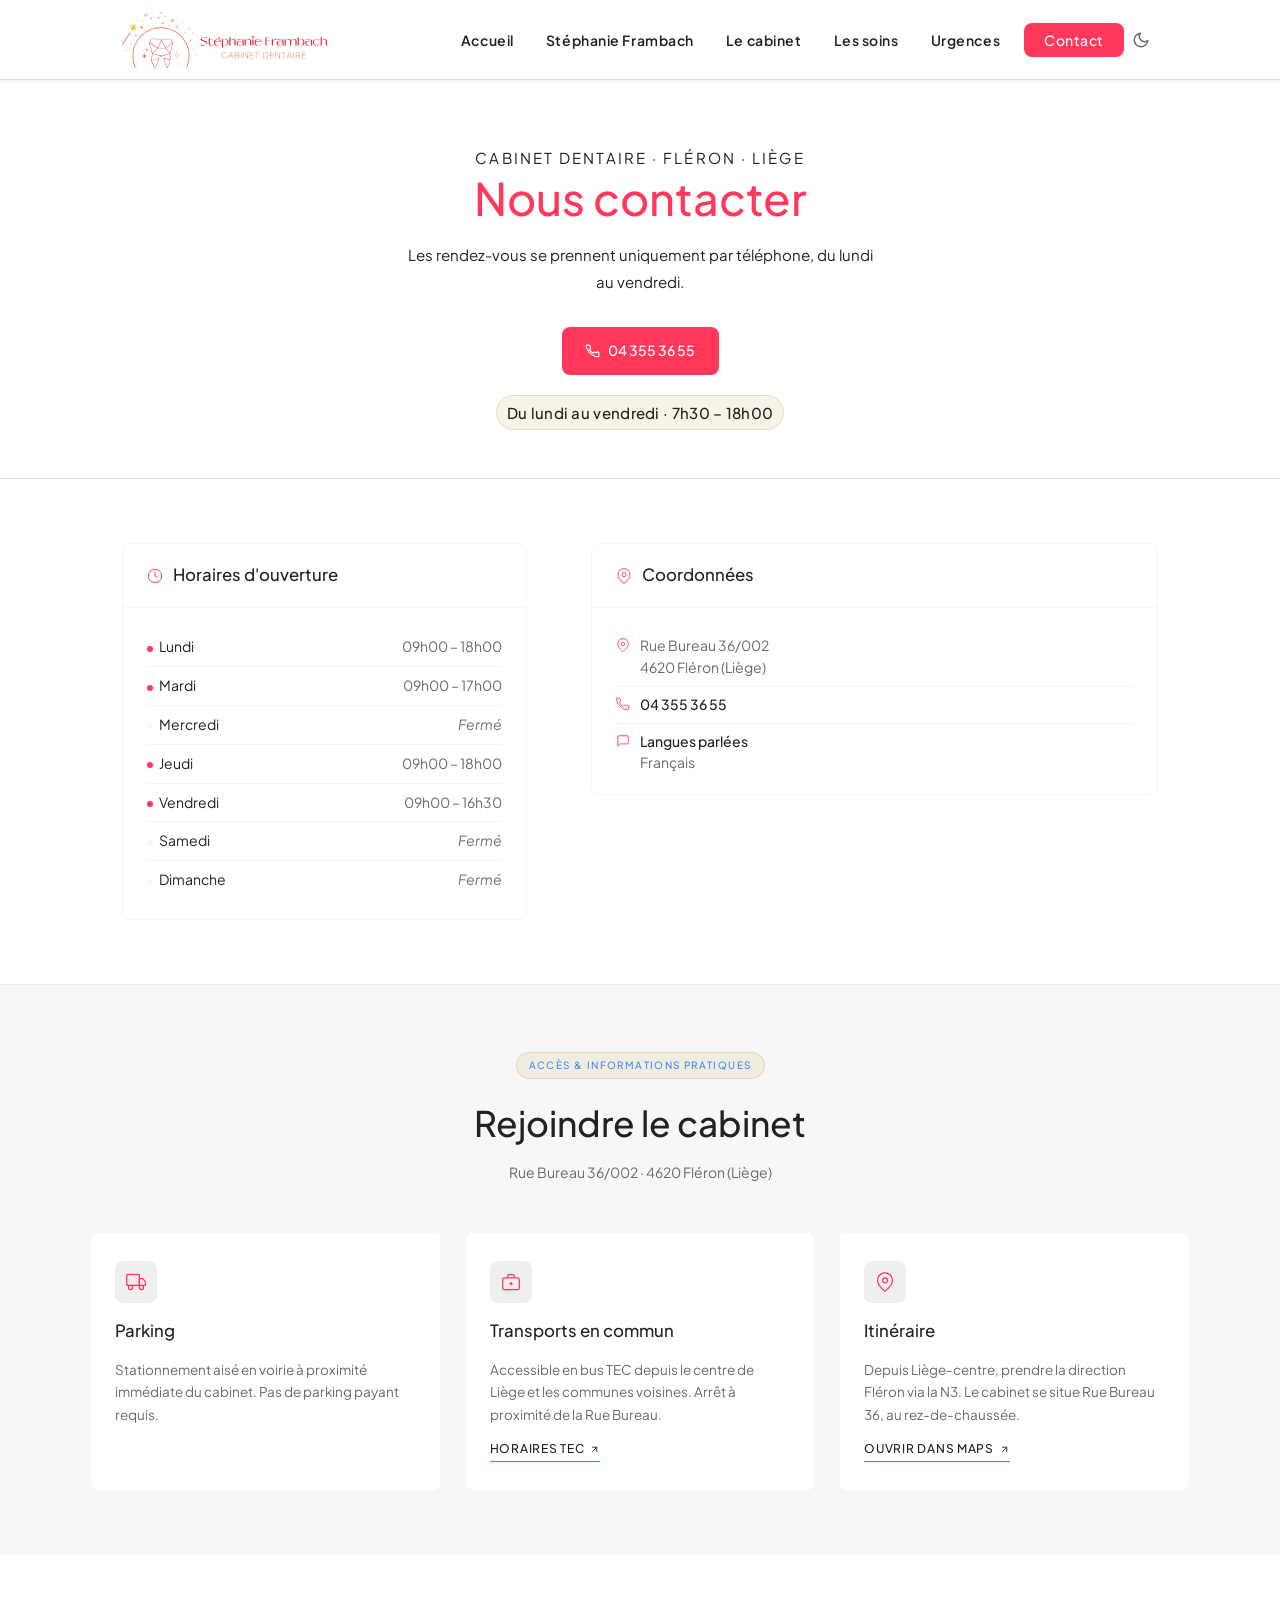
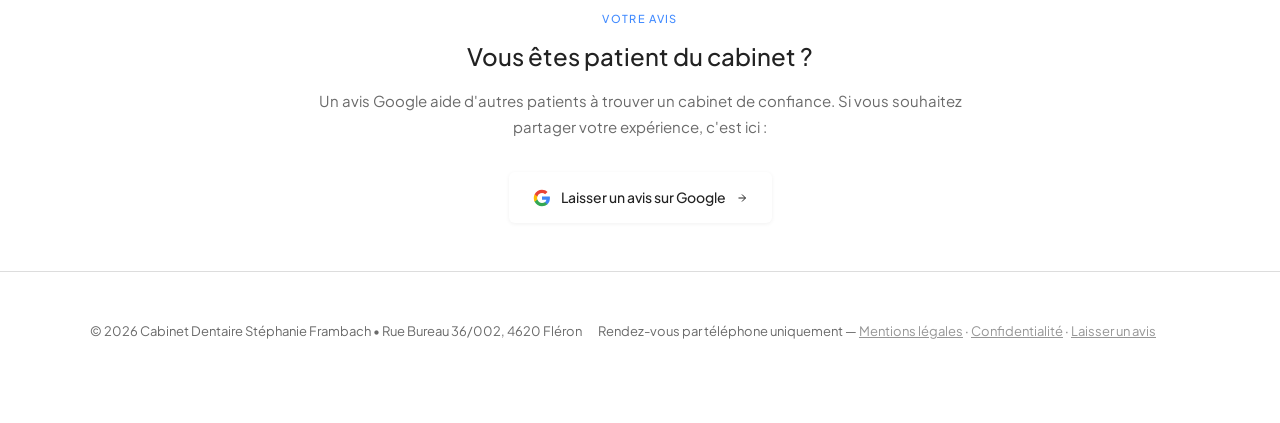
<file: contact.html>
<!DOCTYPE html>
<html lang="fr">
<head>
  <meta charset="UTF-8">
  <meta name="viewport" content="width=device-width, initial-scale=1.0">
  <title>Contact — Cabinet Dentaire Stéphanie Frambach · Fléron</title>
  <meta name="description" content="Contactez le Cabinet Dentaire Stéphanie Frambach à Fléron. Rendez-vous par téléphone au 04 355 36 55. Adresse, horaires, accès et informations pratiques.">
  <link rel="stylesheet" href="fonts/fonts.css">
  <link rel="preconnect" href="https://fonts.googleapis.com">
  <link rel="preconnect" href="https://fonts.gstatic.com" crossorigin>
  <link href="https://fonts.googleapis.com/css2?family=Plus+Jakarta+Sans:ital,wght@0,400;0,500;0,600;0,700;1,400&display=swap" rel="stylesheet">
  <link rel="canonical" href="https://www.dentisteframbach.com/contact.html">
  <meta property="og:type"         content="website">
  <meta property="og:site_name"    content="Cabinet Dentaire Stéphanie Frambach">
  <meta property="og:locale"       content="fr_BE">
  <meta property="og:url"          content="https://www.dentisteframbach.com/contact.html">
  <meta property="og:title"        content="Contact — Cabinet Dentaire Stéphanie Frambach · Fléron">
  <meta property="og:description"  content="Contactez le Cabinet Dentaire Stéphanie Frambach à Fléron. Rendez-vous par téléphone au 04 355 36 55. Adresse, horaires, accès et informations pratiques.">
  <meta property="og:image"        content="https://www.dentisteframbach.com/images/cabinet.jpg">
  <meta property="og:image:width"  content="1449">
  <meta property="og:image:height" content="1085">
  <link rel="icon" type="image/png" href="images/favicon.png">
  <script>!function(){var t=localStorage.getItem("theme"),d=window.matchMedia&&window.matchMedia("(prefers-color-scheme:dark)").matches;document.documentElement.setAttribute("data-theme",t||(d?"dark":"light"))}();</script>
  <style>
    *, *::before, *::after { box-sizing: border-box; margin: 0; padding: 0; }

    :root {
      --bg:            #ffffff;
      --surface:       #ffffff;
      --surface-alt:   #f7f7f7;
      --surface-deep:  #f2f2f2;
      --border:        #dddddd;
      --border-subtle: #ebebeb;
      --texte:         #222222;
      --texte-doux:    #6a6a6a;
      --orange:        #ff385c;
      --orange-hover:  #e00b41;
      --orange-soft:   #ffd1da;
      --or:            #428bff;
      --or-pale:       #6a6a6a;
      --or-dk:         #222222;
      --serif: 'Plus Jakarta Sans', 'Airbnb Cereal VF', Circular, -apple-system, system-ui, sans-serif;
      --sans:  'Plus Jakarta Sans', 'Airbnb Cereal VF', Circular, -apple-system, system-ui, sans-serif;
    }

    [data-theme="dark"] {
      --bg:            #1a1a1a;
      --surface:       #222222;
      --surface-alt:   #2a2a2a;
      --surface-deep:  #333333;
      --border:        #3a3a3a;
      --border-subtle: #2e2e2e;
      --texte:         #f7f7f7;
      --texte-doux:    #929292;
      --orange:        #ff385c;
      --orange-hover:  #e00b41;
      --orange-soft:   #3a1020;
      --or:            #428bff;
      --or-pale:       #929292;
      --or-dk:         #f7f7f7;
    }

    html { scroll-behavior: smooth; }

    body {
      font-family: var(--sans);
      font-weight: 400;
      color: var(--texte);
      background: var(--bg);
      line-height: 1.7;
      font-size: 16px;
    }

    /* ─── NAV ─── */
    nav {
      background: var(--surface);
      border-bottom: 1px solid var(--border);
      box-shadow: rgba(0,0,0,0.02) 0 0 0 1px, rgba(0,0,0,0.04) 0 2px 6px 0;
      position: sticky;
      top: 0;
      z-index: 100;
      height: 80px;
      display: flex;
      justify-content: center;
    }
    .nav-inner {
      max-width: 1100px;
      width: 100%;
      padding: 0 2rem;
      display: flex;
      align-items: center;
    }
    .nav-brand {
      display: flex;
      align-items: center;
      text-decoration: none;
      height: 44px;
    }
    .nav-logo {
      height: 56px;
      width: auto;
      display: block;
    }
    .nav-logo-placeholder {
      display: none;
      font-family: var(--serif);
      font-size: 18px;
      font-weight: 500;
      color: var(--orange);
      line-height: 1.2;
    }
    .nav-logo-placeholder span {
      display: block;
      font-size: 11px;
      font-family: var(--sans);
      font-weight: 300;
      color: var(--texte-doux);
      letter-spacing: 0.06em;
      text-transform: uppercase;
      margin-top: 2px;
    }
    .nav-logo[data-error="true"] { display: none; }
    .nav-logo[data-error="true"] ~ .nav-logo-placeholder { display: block; }
    .nav-links {
      order: 2; margin-left: auto;
      display: flex;
      list-style: none;
      gap: 0;
      align-items: center;
    }
    .nav-links a {
      text-decoration: none;
      color: var(--texte);
      font-size: 14px;
      font-weight: 600;
      letter-spacing: 0.04em;
      padding: 8px 16px;
      border-radius: 4px;
      transition: color 0.2s, background 0.2s;
      position: relative;
    }
    .nav-links a:hover { color: var(--orange); background: var(--bg); }
    .nav-links a.active { color: var(--orange); font-weight: 500; }
    .nav-links a.active::after {
      content: '';
      position: absolute;
      bottom: -1px;
      left: 16px;
      right: 16px;
      height: 2px;
      background: var(--orange);
      border-radius: 1px;
    }
    .nav-cta {
      background: var(--orange) !important;
      color: var(--surface) !important;
      padding: 8px 20px !important;
      border-radius: 8px !important;
      font-weight: 500 !important;
      margin-left: 8px;
      transition: background 0.2s !important;
    }
    .nav-cta:hover { background: var(--orange-hover) !important; }
    .nav-theme-li { display: flex; align-items: center; margin-left: 4px; }
    .theme-toggle {
      order: 4;
      background: none;
      border: none;
      cursor: pointer;
      padding: 6px 8px;
      color: var(--texte-doux);
      display: flex;
      align-items: center;
      border-radius: 6px;
      transition: color 0.2s, background 0.2s;
    }
    .theme-toggle:hover { color: var(--orange); background: var(--surface-alt); }
    .theme-toggle svg { width: 18px; height: 18px; }
    .theme-toggle .icon-sun { display: none; }
    .theme-toggle .icon-moon { display: block; }
    [data-theme="dark"] .theme-toggle .icon-sun { display: block; }
    [data-theme="dark"] .theme-toggle .icon-moon { display: none; }
    .nav-hamburger { display: none; background: none; border: none; cursor: pointer; padding: 4px; order: 3; }

    /* ─── PAGE HERO ─── */
    .page-hero {
      background: var(--surface);
      border-bottom: 1px solid var(--border);
      padding: 4rem 2rem 3rem;
      text-align: center;
      position: relative;
      overflow: hidden;
    }
    .page-hero::before {
      content: '';
      position: absolute;
      inset: 0;
      background: none;
      pointer-events: none;
    }
    .page-hero-eyebrow {
      font-size: 11px;
      font-weight: 400;
      letter-spacing: 0.14em;
      text-transform: uppercase;
      color: var(--or);
      margin-bottom: 0.75rem;
      animation: fadeUp 0.6s ease both;
    }
    .page-hero h1 {
      font-family: var(--serif);
      font-size: clamp(1.8rem, 3.5vw, 2.8rem);
      font-weight: 500;
      color: var(--orange);
      line-height: 1.2;
      margin-bottom: 1rem;
      animation: fadeUp 0.6s 0.1s ease both;
    }
    .page-hero p {
      font-size: 15px;
      color: var(--texte);
      max-width: 480px;
      margin: 0 auto;
      line-height: 1.8;
      animation: fadeUp 0.6s 0.2s ease both;
    }
    .hero-actions {
      display: flex;
      flex-direction: column;
      align-items: center;
      gap: 20px;
      margin-top: 2rem;
      animation: fadeUp 0.6s 0.4s ease both;      
    }
    .btn-primary {
      display: inline-flex;
      align-items: center;
      gap: 8px;
      background: var(--orange);
      color: #ffffff;
      text-decoration: none;
      padding: 14px 24px;
      border-radius: 8px;
      font-size: 14px;
      font-weight: 500;
      height: 48px;
      letter-spacing: 0;
      text-transform: none;
      transition: background 0.2s;
    }
    .btn-primary:hover { background: var(--orange-hover); }

    /* ─── HORAIRE BADGE ─── */
    .horaire-badge {
      display: inline-flex;
      align-items: center;
      gap: 4px;
      background: rgba(196,154,60,0.12);
      color: var(--texte);
      font-size: 12px;
      font-weight: 500;
      padding: 3px 10px;
      border-radius: 20px;
      border: 1px solid rgba(196,154,60,0.25);
      margin-top: 6px;
      letter-spacing: 0.02em;
    }

    /* ─── LAYOUT PRINCIPAL ─── */
    .contact-layout {
      max-width: 1100px;
      margin: 0 auto;
      padding: 4rem 2rem;
      display: grid;
      grid-template-columns: 1fr 1.4fr;
      gap: 4rem;
      align-items: start;
    }

    /* ─── COLONNE GAUCHE — infos ─── */
    .info-col { display: flex; flex-direction: column; gap: 2.5rem; }

    .info-card {
      background: var(--surface);
      border-radius: 8px;
      border: 1px solid var(--surface-alt);
      overflow: hidden;
    }
    .info-card-header {
      padding: 1.1rem 1.5rem;
      border-bottom: 1px solid var(--surface-alt);
      display: flex;
      align-items: center;
      gap: 10px;
    }
    .info-card-header svg {
      width: 16px;
      height: 16px;
      stroke: var(--orange);
      fill: none;
      stroke-width: 1.5;
      flex-shrink: 0;
    }
    .info-card-header h2 {
      font-family: var(--serif);
      font-size: 1.05rem;
      font-weight: 500;
      color: var(--texte);
    }
    .info-card-body { padding: 1.25rem 1.5rem; }

    /* Rows dans les cards */
    .info-row {
      display: flex;
      align-items: flex-start;
      gap: 10px;
      font-size: 14px;
      color: var(--texte-doux);
      line-height: 1.55;
      padding: 7px 0;
      border-bottom: 1px solid rgba(0,0,0,0.04);
    }
    .info-row:last-child { border-bottom: none; padding-bottom: 0; }
    .info-row svg { width: 14px; height: 14px; stroke: var(--orange); fill: none; stroke-width: 1.5; margin-top: 3px; flex-shrink: 0; }
    .info-row a { color: var(--texte); text-decoration: none; font-weight: 500; }
    .info-row a:hover { color: var(--or); }
    .info-row strong { color: var(--texte); font-weight: 500; }

    /* Horaires */
    .horaires-table { width: 100%; border-collapse: collapse; }
    .horaires-table tr td {
      padding: 7px 0;
      font-size: 14px;
      color: var(--texte-doux);
      border-bottom: 1px solid rgba(0,0,0,0.04);
      vertical-align: middle;
    }
    .horaires-table tr:last-child td { border-bottom: none; }
    .horaires-table tr td:first-child {
      font-weight: 400;
      color: var(--texte);
      width: 42%;
    }
    .horaires-table tr td:last-child { text-align: right; }
    .ferme { color: #7A6E67 !important; font-style: italic; }
    .jour-badge {
      display: inline-block;
      width: 6px;
      height: 6px;
      border-radius: 50%;
      background: var(--orange);
      margin-right: 6px;
      vertical-align: middle;
    }
    .jour-badge.closed { background: var(--surface-alt); }

    /* Badges convention / tiers payant */
    .badge-row { display: flex; flex-wrap: wrap; gap: 8px; margin-top: 4px; }
    .badge {
      display: inline-flex;
      align-items: center;
      gap: 5px;
      padding: 4px 10px;
      border-radius: 20px;
      font-size: 12px;
      font-weight: 400;
      background: var(--bg);
      color: var(--texte-doux);
      border: 1px solid var(--surface-alt);
    }
    .badge svg { width: 11px; height: 11px; stroke: var(--orange); fill: none; stroke-width: 2; }
    .badge.green { background: rgba(212,82,28,0.08); border-color: rgba(212,82,28,0.12); color: var(--orange); }

    /* ─── COLONNE DROITE — carte ─── */
    .map-col { display: flex; flex-direction: column; gap: 1.5rem; }

    .map-wrapper {
      border-radius: 8px;
      overflow: hidden;
      border: 1px solid var(--surface-alt);
      box-shadow: 0 2px 12px rgba(0,0,0,0.06);
      background: var(--surface-alt);
    }
    .map-wrapper iframe {
      display: block;
      width: 100%;
      height: 420px;
      border: none;
    }
    .map-footer {
      display: flex;
      align-items: center;
      justify-content: space-between;
      padding: 0.9rem 1.1rem;
      background: var(--surface);
      border-top: 1px solid var(--surface-alt);
    }
    .map-address {
      font-size: 13px;
      color: var(--texte-doux);
      line-height: 1.4;
    }
    .map-address strong { display: block; color: var(--texte); font-weight: 500; }
    .map-link {
      display: inline-flex;
      align-items: center;
      gap: 5px;
      font-size: 12px;
      font-weight: 500;
      letter-spacing: 0.06em;
      text-transform: uppercase;
      color: var(--texte);
      text-decoration: none;
      white-space: nowrap;
      flex-shrink: 0;
      margin-left: 1rem;
      border-bottom: 1px solid var(--or);
      padding-bottom: 1px;
      transition: color 0.2s;
    }
    .map-link:hover { color: var(--or); }
    .map-link svg { width: 12px; height: 12px; stroke: currentColor; fill: none; stroke-width: 2; }

    /* Accès card sous la map */
    .access-card {
      background: var(--surface);
      border-radius: 8px;
      border: 1px solid var(--surface-alt);
      padding: 1.25rem 1.5rem;
      display: grid;
      grid-template-columns: 1fr 1fr;
      gap: 1rem 1.5rem;
    }
    .access-item { display: flex; flex-direction: column; gap: 4px; }
    .access-label {
      font-size: 10px;
      font-weight: 500;
      letter-spacing: 0.1em;
      text-transform: uppercase;
      color: var(--or);
    }
    .access-value {
      font-size: 13px;
      color: var(--texte-doux);
      line-height: 1.5;
    }

    /* ─── SECTION ACCÈS PRATIQUE ─── */
    .acces-section {
      background: var(--surface-alt);
      padding: 4rem 2rem;
      border-top: 1px solid rgba(0,0,0,0.06);
    }
    .acces-inner { max-width: 1100px; margin: 0 auto; }
    .acces-header {
      text-align: center;
      margin-bottom: 3rem;
    }
    .section-tag {
      display: inline-block;
      font-size: 10px;
      font-weight: 500;
      letter-spacing: 0.14em;
      text-transform: uppercase;
      color: var(--or);
      background: rgba(196,154,60,0.12);
      border: 1px solid rgba(196,154,60,0.25);
      padding: 4px 12px;
      border-radius: 20px;
      margin-bottom: 0.85rem;
    }
    .acces-header h2 {
      font-family: var(--serif);
      font-size: clamp(1.6rem, 3vw, 2.2rem);
      font-weight: 500;
      color: var(--texte);
      margin-bottom: 0.5rem;
    }
    .acces-header p {
      font-size: 14px;
      color: var(--texte-doux);
    }
    .acces-grid {
      display: grid;
      grid-template-columns: repeat(3, 1fr);
      gap: 1.5rem;
    }
    .acces-card {
      background: var(--surface);
      border-radius: 8px;
      border: 1px solid var(--surface-alt);
      padding: 1.75rem 1.5rem;
      display: flex;
      flex-direction: column;
      gap: 0.85rem;
    }
    .acces-card-icon {
      width: 42px;
      height: 42px;
      border-radius: 8px;
      background: rgba(43,36,32,0.07);
      display: flex;
      align-items: center;
      justify-content: center;
      flex-shrink: 0;
    }
    .acces-card-icon svg {
      width: 20px;
      height: 20px;
      stroke: var(--orange);
      fill: none;
      stroke-width: 1.5;
    }
    .acces-card h3 {
      font-family: var(--serif);
      font-size: 1.05rem;
      font-weight: 500;
      color: var(--texte);
    }
    .acces-card p {
      font-size: 13.5px;
      color: var(--texte-doux);
      line-height: 1.65;
    }
    .acces-card a {
      display: inline-flex;
      align-items: center;
      gap: 5px;
      font-size: 12px;
      font-weight: 500;
      letter-spacing: 0.06em;
      text-transform: uppercase;
      color: var(--texte);
      text-decoration: none;
      border-bottom: 1px solid var(--or);
      padding-bottom: 1px;
      margin-top: auto;
      transition: color 0.2s;
      width: fit-content;
    }
    .acces-card a:hover { color: var(--or); }
    .acces-card a svg { width: 11px; height: 11px; stroke: currentColor; fill: none; stroke-width: 2; }

    /* ─── FOOTER ─── */
    footer {
      background: var(--surface);
      border-top: 1px solid var(--border);
      padding: 3rem 2rem 1.5rem;
    }
    .footer-inner {
      max-width: 1100px;
      margin: 0 auto;
    }
    .footer-top {
      display: flex;
      justify-content: space-between;
      align-items: flex-start;
      gap: 2rem;
      flex-wrap: wrap;
      padding-bottom: 2rem;
      border-bottom: 1px solid rgba(255,255,255,0.08);
      margin-bottom: 1.5rem;
    }
    .footer-bottom {
      display: flex;
      justify-content: space-between;
      align-items: center;
      flex-wrap: wrap;
      gap: 1rem;
    }
    .footer-copy { font-size: 13px; color: var(--texte-doux); }
    .footer-copy a { color: inherit; text-decoration: underline; opacity: 0.7; }
    .footer-copy a:hover { opacity: 1; }

    /* ─── ANIMATIONS ─── */
    @keyframes fadeUp {
      from { opacity: 0; transform: translateY(14px); }
      to   { opacity: 1; transform: translateY(0); }
    }

    /* ─── MOBILE ─── */
    @media (max-width: 768px) {
      .nav-links { display: none; }
      .nav-hamburger { display: flex; flex-direction: column; gap: 4px; margin-left: auto; }
      .theme-toggle { margin-left: 8px; order: 4; }
      .nav-hamburger span { display: block; width: 22px; height: 1.5px; background: var(--texte); border-radius: 1px; }
      .nav-links.open {
        display: flex;
        flex-direction: column;
        position: absolute;
        top: 80px;
        left: 0; right: 0;
        background: var(--surface);
        border-bottom: 1px solid var(--surface-alt);
        padding: 1rem;
        gap: 4px;
      }
      .nav-links.open a { padding: 10px 12px; }
      .nav-cta { margin-left: 0; }
      .contact-layout {
        grid-template-columns: 1fr;
        gap: 2rem;
        padding: 2rem 1.5rem;
      }
      .map-col { order: -1; }
      .map-wrapper iframe { height: 280px; }
      .access-card { grid-template-columns: 1fr 1fr; }
      .acces-grid { grid-template-columns: 1fr; }
      footer .footer-top { flex-direction: column; }

      /* ─── TYPOGRAPHIE MOBILE ─── */
      body { font-weight: 400; line-height: 1.75; }
      .page-hero h1 { line-height: 1.3; }
      .page-hero p { font-size: 1rem; line-height: 1.8; }
      .section-title { line-height: 1.35; }
      .btn-primary, .btn-secondary { font-size: 0.875rem; padding: 11px 22px; }
    }

    @media (max-width: 480px) {
      .access-card { grid-template-columns: 1fr; }
    }
  </style>
</head>
<body>

  <!-- NAVIGATION -->
  <nav id="nav">
    <div class="nav-inner">
    <a href="index.html" class="nav-brand">
      <img
        src="images/logo-frambach.svg"
        alt="Cabinet Dentaire Stéphanie Frambach"
        class="nav-logo"
        onerror="this.setAttribute('data-error','true')"
      />
      <span class="nav-logo-placeholder">
        Cabinet Dentaire Stéphanie Frambach
        <span>Dentiste généraliste · Fléron</span>
      </span>
    </a>
    <button class="theme-toggle" onclick="toggleTheme()" aria-label="Changer le thème"><svg class="icon-sun" viewBox="0 0 24 24" fill="none" stroke="currentColor" stroke-width="2" stroke-linecap="round" stroke-linejoin="round"><circle cx="12" cy="12" r="5"/><line x1="12" y1="1" x2="12" y2="3"/><line x1="12" y1="21" x2="12" y2="23"/><line x1="4.22" y1="4.22" x2="5.64" y2="5.64"/><line x1="18.36" y1="18.36" x2="19.78" y2="19.78"/><line x1="1" y1="12" x2="3" y2="12"/><line x1="21" y1="12" x2="23" y2="12"/><line x1="4.22" y1="19.78" x2="5.64" y2="18.36"/><line x1="18.36" y1="5.64" x2="19.78" y2="4.22"/></svg><svg class="icon-moon" viewBox="0 0 24 24" fill="none" stroke="currentColor" stroke-width="2" stroke-linecap="round" stroke-linejoin="round"><path d="M21 12.79A9 9 0 1 1 11.21 3 7 7 0 0 0 21 12.79z"/></svg></button>
    <button class="nav-hamburger" id="hamburger" aria-label="Menu" onclick="document.querySelector('.nav-links').classList.toggle('open')">
      <span></span><span></span><span></span>
    </button>
    <ul class="nav-links" id="nav-links">
      <li><a href="index.html">Accueil</a></li>
      <li><a href="docteur-frambach.html">Stéphanie Frambach</a></li>
      <li><a href="le-cabinet.html">Le cabinet</a></li>
      <li><a href="les-soins.html">Les soins</a></li>
      <li><a href="urgences.html">Urgences</a></li>
      <li><a href="contact.html" class="nav-cta">Contact</a></li>
    </ul>
    </div>
  </nav>

  <!-- PAGE HERO -->
  <section class="page-hero">
    <p class="page-hero-eyebrow">Cabinet dentaire · Fléron · Liège</p>
    <h1>Nous contacter</h1>
    <p>Les rendez-vous se prennent uniquement par téléphone, du lundi au vendredi.</p>
    <div class="hero-actions">
      <a href="tel:043553655" class="btn-primary">
        <svg width="14" height="14" fill="none" stroke="currentColor" stroke-width="2" viewBox="0 0 24 24">
          <path d="M22 16.92v3a2 2 0 01-2.18 2 19.79 19.79 0 01-8.63-3.07A19.5 19.5 0 013.07 10.8a19.79 19.79 0 01-3.07-8.68A2 2 0 012 2h3a2 2 0 012 1.72c.127.96.361 1.903.7 2.81a2 2 0 01-.45 2.11L6.09 9.91a16 16 0 006 6l1.27-1.27a2 2 0 012.11-.45c.907.339 1.85.573 2.81.7A2 2 0 0122 16.92z"/>
        </svg>
        04 355 36 55
      </a>
      <p class="horaire-badge">Du lundi au vendredi · 7h30 – 18h00</p>
    </div>
  </section>

  <!-- CONTENU PRINCIPAL -->
  <div class="contact-layout">

    <!-- COLONNE GAUCHE -->
    <div class="info-col">

      <!-- Horaires -->
      <div class="info-card">
        <div class="info-card-header">
          <svg viewBox="0 0 24 24"><circle cx="12" cy="12" r="10"/><polyline points="12 6 12 12 16 14"/></svg>
          <h2>Horaires d'ouverture</h2>
        </div>
        <div class="info-card-body">
          <table class="horaires-table">
            <tr>
              <td><span class="jour-badge"></span>Lundi</td>
              <td>09h00 – 18h00</td>
            </tr>
            <tr>
              <td><span class="jour-badge"></span>Mardi</td>
              <td>09h00 – 17h00</td>
            </tr>
            <tr>
              <td><span class="jour-badge closed"></span>Mercredi</td>
              <td class="ferme">Fermé</td>
            </tr>
            <tr>
              <td><span class="jour-badge"></span>Jeudi</td>
              <td>09h00 – 18h00</td>
            </tr>
            <tr>
              <td><span class="jour-badge"></span>Vendredi</td>
              <td>09h00 – 16h30</td>
            </tr>
            <tr>
              <td><span class="jour-badge closed"></span>Samedi</td>
              <td class="ferme">Fermé</td>
            </tr>
            <tr>
              <td><span class="jour-badge closed"></span>Dimanche</td>
              <td class="ferme">Fermé</td>
            </tr>
          </table>
        </div>
      </div>

    </div><!-- /info-col -->

    <!-- COLONNE DROITE — Coordonnées + Carte + Accès -->
    <div class="map-col">

      <!-- Coordonnées -->
      <div class="info-card">
        <div class="info-card-header">
          <svg viewBox="0 0 24 24"><path d="M21 10c0 7-9 13-9 13s-9-6-9-13a9 9 0 0118 0z"/><circle cx="12" cy="10" r="3"/></svg>
          <h2>Coordonnées</h2>
        </div>
        <div class="info-card-body">
          <div class="info-row">
            <svg viewBox="0 0 24 24"><path d="M21 10c0 7-9 13-9 13s-9-6-9-13a9 9 0 0118 0z"/><circle cx="12" cy="10" r="3"/></svg>
            <div>Rue Bureau 36/002<br>4620 Fléron (Liège)</div>
          </div>
          <div class="info-row">
            <svg viewBox="0 0 24 24"><path d="M22 16.92v3a2 2 0 01-2.18 2 19.79 19.79 0 01-8.63-3.07A19.5 19.5 0 013.07 10.8a19.79 19.79 0 01-3.07-8.68A2 2 0 012 2h3a2 2 0 012 1.72c.127.96.361 1.903.7 2.81a2 2 0 01-.45 2.11L6.09 9.91a16 16 0 006 6l1.27-1.27a2 2 0 012.11-.45c.907.339 1.85.573 2.81.7A2 2 0 0122 16.92z"/></svg>
            <a href="tel:043553655">04 355 36 55</a>
          </div>
          <div class="info-row">
            <svg viewBox="0 0 24 24"><path d="M21 15a2 2 0 01-2 2H7l-4 4V5a2 2 0 012-2h14a2 2 0 012 2z"/></svg>
            <div><strong>Langues parlées</strong><br>Français</div>
          </div>
        </div>
      </div>

    </div><!-- /map-col -->

  </div><!-- /contact-layout -->

  <!-- SECTION ACCÈS & INFORMATIONS PRATIQUES -->
  <section class="acces-section">
    <div class="acces-inner">
      <div class="acces-header">
        <span class="section-tag">Accès & informations pratiques</span>
        <h2>Rejoindre le cabinet</h2>
        <p>Rue Bureau 36/002 · 4620 Fléron (Liège)</p>
      </div>
      <div class="acces-grid">

        <div class="acces-card">
          <div class="acces-card-icon">
            <svg viewBox="0 0 24 24"><rect x="1" y="3" width="15" height="13"/><polygon points="16 8 20 8 23 11 23 16 16 16 16 8"/><circle cx="5.5" cy="18.5" r="2.5"/><circle cx="18.5" cy="18.5" r="2.5"/></svg>
          </div>
          <h3>Parking</h3>
          <p>Stationnement aisé en voirie à proximité immédiate du cabinet. Pas de parking payant requis.</p>
        </div>

        <div class="acces-card">
          <div class="acces-card-icon">
            <svg viewBox="0 0 24 24"><rect x="2" y="7" width="20" height="14" rx="2"/><path d="M16 7V5a2 2 0 00-2-2h-4a2 2 0 00-2 2v2"/><line x1="12" y1="12" x2="12" y2="16"/><line x1="10" y1="14" x2="14" y2="14"/></svg>
          </div>
          <h3>Transports en commun</h3>
          <p>Accessible en bus TEC depuis le centre de Liège et les communes voisines. Arrêt à proximité de la Rue Bureau.</p>
          <a href="https://www.letec.be" target="_blank" rel="noopener">
            Horaires TEC
            <svg viewBox="0 0 24 24"><line x1="7" y1="17" x2="17" y2="7"/><polyline points="7 7 17 7 17 17"/></svg>
          </a>
        </div>

        <div class="acces-card">
          <div class="acces-card-icon">
            <svg viewBox="0 0 24 24"><path d="M21 10c0 7-9 13-9 13s-9-6-9-13a9 9 0 0118 0z"/><circle cx="12" cy="10" r="3"/></svg>
          </div>
          <h3>Itinéraire</h3>
          <p>Depuis Liège-centre, prendre la direction Fléron via la N3. Le cabinet se situe Rue Bureau 36, au rez-de-chaussée.</p>
          <a href="https://maps.google.com/?q=Rue+Bureau+36,+4620+Fléron,+Belgique" target="_blank" rel="noopener">
            Ouvrir dans Maps
            <svg viewBox="0 0 24 24"><line x1="7" y1="17" x2="17" y2="7"/><polyline points="7 7 17 7 17 17"/></svg>
          </a>
        </div>

      </div>
    </div>
  </section>


  <!-- AVIS GOOGLE -->
  <section style="background: var(--creme); padding: 3rem 2rem; border-top: 1px solid var(--creme-mid);">
    <div style="max-width: 680px; margin: 0 auto; text-align: center;">
      <span style="display: inline-block; font-size: 11px; font-weight: 500; letter-spacing: 0.12em; text-transform: uppercase; color: var(--or); margin-bottom: 0.75rem;">Votre avis</span>
      <h2 style="font-family: var(--serif); font-size: 1.5rem; font-weight: 500; color: var(--texte); margin-bottom: 1rem; line-height: 1.3;">Vous êtes patient du cabinet ?</h2>
      <p style="font-size: 15px; color: var(--texte-doux); line-height: 1.75; margin-bottom: 2rem;">Un avis Google aide d'autres patients à trouver un cabinet de confiance. Si vous souhaitez partager votre expérience, c'est ici :</p>
      <a href="https://www.google.com/search?sca_esv=3df39b1f29bc2f8f&sxsrf=ANbL-n7Ypntmsi2mDtUpsgQH4TIjG6ddMg:1777442916231&si=AL3DRZFIhG6pAqfNLal55wUTwygCG0fClF3UxiOmgw9Hq7nbWQ_9FLi091JX9YJ6JtrWbzt2RheUGinvZo4nqyVSPJp3hwSlm3Px4ykmmLHrIBm7LLf8hU2JE641ZBtiujvEfCTGknKCRJobtBTjHGIUFoP81W72d01PgXNHRb6j4V80ic9vRD8%3D&q=Cabinet+dentaire+St%C3%A9phanie+Frambach+Avis&sa=X&ved=2ahUKEwi1qIXtspKUAxWPzgIHHQCEPckQ0bkNegQIRBAF&biw=3440&bih=1271&dpr=1"
         target="_blank"
         rel="noopener noreferrer"
         style="display: inline-flex; align-items: center; gap: 10px; background: var(--blanc); color: var(--texte); border: 1px solid var(--creme-mid); border-radius: 6px; padding: 0.85rem 1.5rem; font-size: 14px; font-weight: 500; text-decoration: none; box-shadow: 0 1px 4px rgba(0,0,0,0.06); transition: box-shadow 0.2s;">
        <svg width="18" height="18" viewBox="0 0 24 24" fill="none" xmlns="http://www.w3.org/2000/svg">
          <path d="M22.56 12.25c0-.78-.07-1.53-.2-2.25H12v4.26h5.92c-.26 1.37-1.04 2.53-2.21 3.31v2.77h3.57c2.08-1.92 3.28-4.74 3.28-8.09z" fill="#4285F4"/>
          <path d="M12 23c2.97 0 5.46-.98 7.28-2.66l-3.57-2.77c-.98.66-2.23 1.06-3.71 1.06-2.86 0-5.29-1.93-6.16-4.53H2.18v2.84C3.99 20.53 7.7 23 12 23z" fill="#34A853"/>
          <path d="M5.84 14.09c-.22-.66-.35-1.36-.35-2.09s.13-1.43.35-2.09V7.07H2.18C1.43 8.55 1 10.22 1 12s.43 3.45 1.18 4.93l3.66-2.84z" fill="#FBBC05"/>
          <path d="M12 5.38c1.62 0 3.06.56 4.21 1.64l3.15-3.15C17.45 2.09 14.97 1 12 1 7.7 1 3.99 3.47 2.18 7.07l3.66 2.84c.87-2.6 3.3-4.53 6.16-4.53z" fill="#EA4335"/>
        </svg>
        Laisser un avis sur Google
        <svg width="12" height="12" viewBox="0 0 24 24" fill="none" stroke="currentColor" stroke-width="2"><line x1="5" y1="12" x2="19" y2="12"/><polyline points="12 5 19 12 12 19"/></svg>
      </a>
    </div>
  </section>

  <!-- FOOTER -->
  <footer>
    <div class="footer-inner">
      <div class="footer-top">
      <div class="footer-bottom">
        <p class="footer-copy">© 2026 Cabinet Dentaire Stéphanie Frambach • Rue Bureau 36/002, 4620 Fléron</p>
        <p class="footer-copy">Rendez-vous par téléphone uniquement — <a href="mentions-legales.html">Mentions légales</a> · <a href="politique-de-confidentialite.html">Confidentialité</a> · <a href="https://www.google.com/search?sca_esv=3df39b1f29bc2f8f&sxsrf=ANbL-n7Ypntmsi2mDtUpsgQH4TIjG6ddMg:1777442916231&si=AL3DRZFIhG6pAqfNLal55wUTwygCG0fClF3UxiOmgw9Hq7nbWQ_9FLi091JX9YJ6JtrWbzt2RheUGinvZo4nqyVSPJp3hwSlm3Px4ykmmLHrIBm7LLf8hU2JE641ZBtiujvEfCTGknKCRJobtBTjHGIUFoP81W72d01PgXNHRb6j4V80ic9vRD8%3D&q=Cabinet+dentaire+St%C3%A9phanie+Frambach+Avis&sa=X&ved=2ahUKEwi1qIXtspKUAxWPzgIHHQCEPckQ0bkNegQIRBAF&biw=3440&bih=1271&dpr=1" target="_blank" rel="noopener noreferrer">Laisser un avis</a></p>
      </div>
    </div>
  </footer>

  <script src="theme.js"></script>
</body>
</html>
</file>
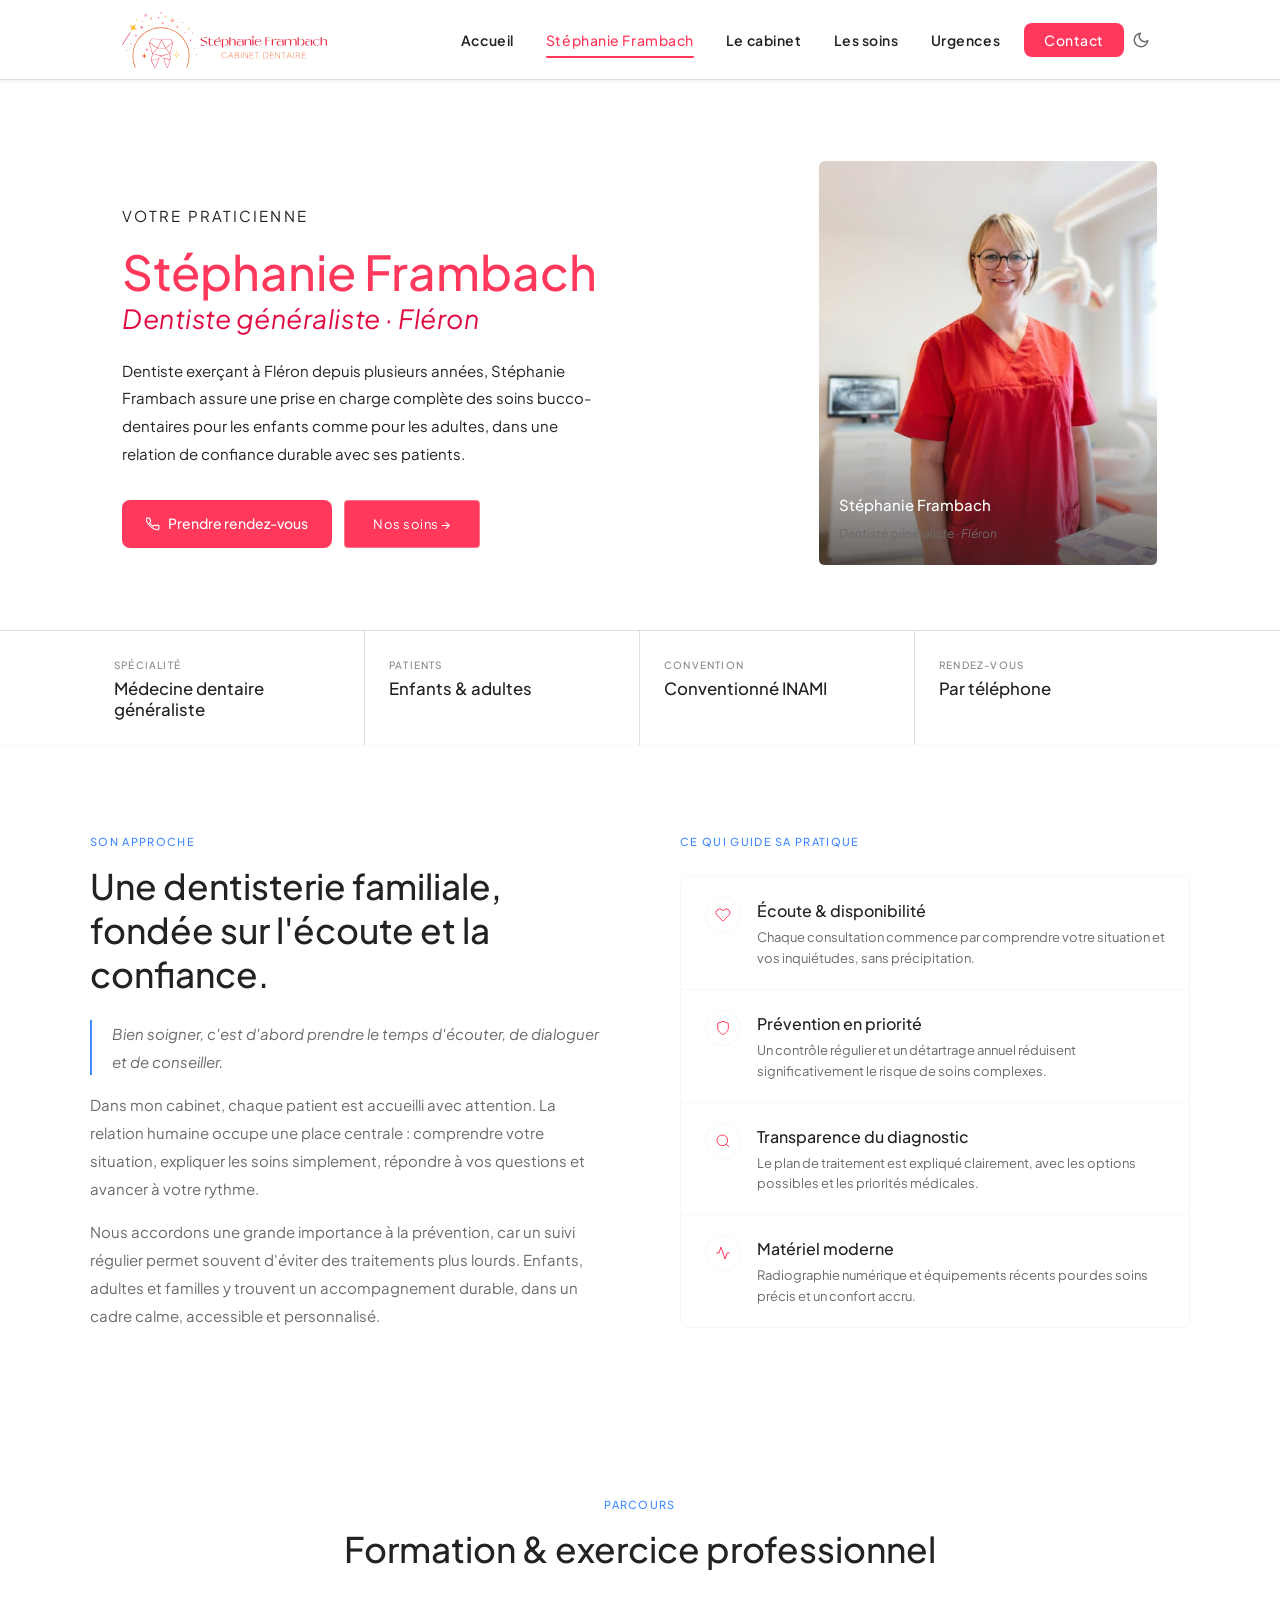
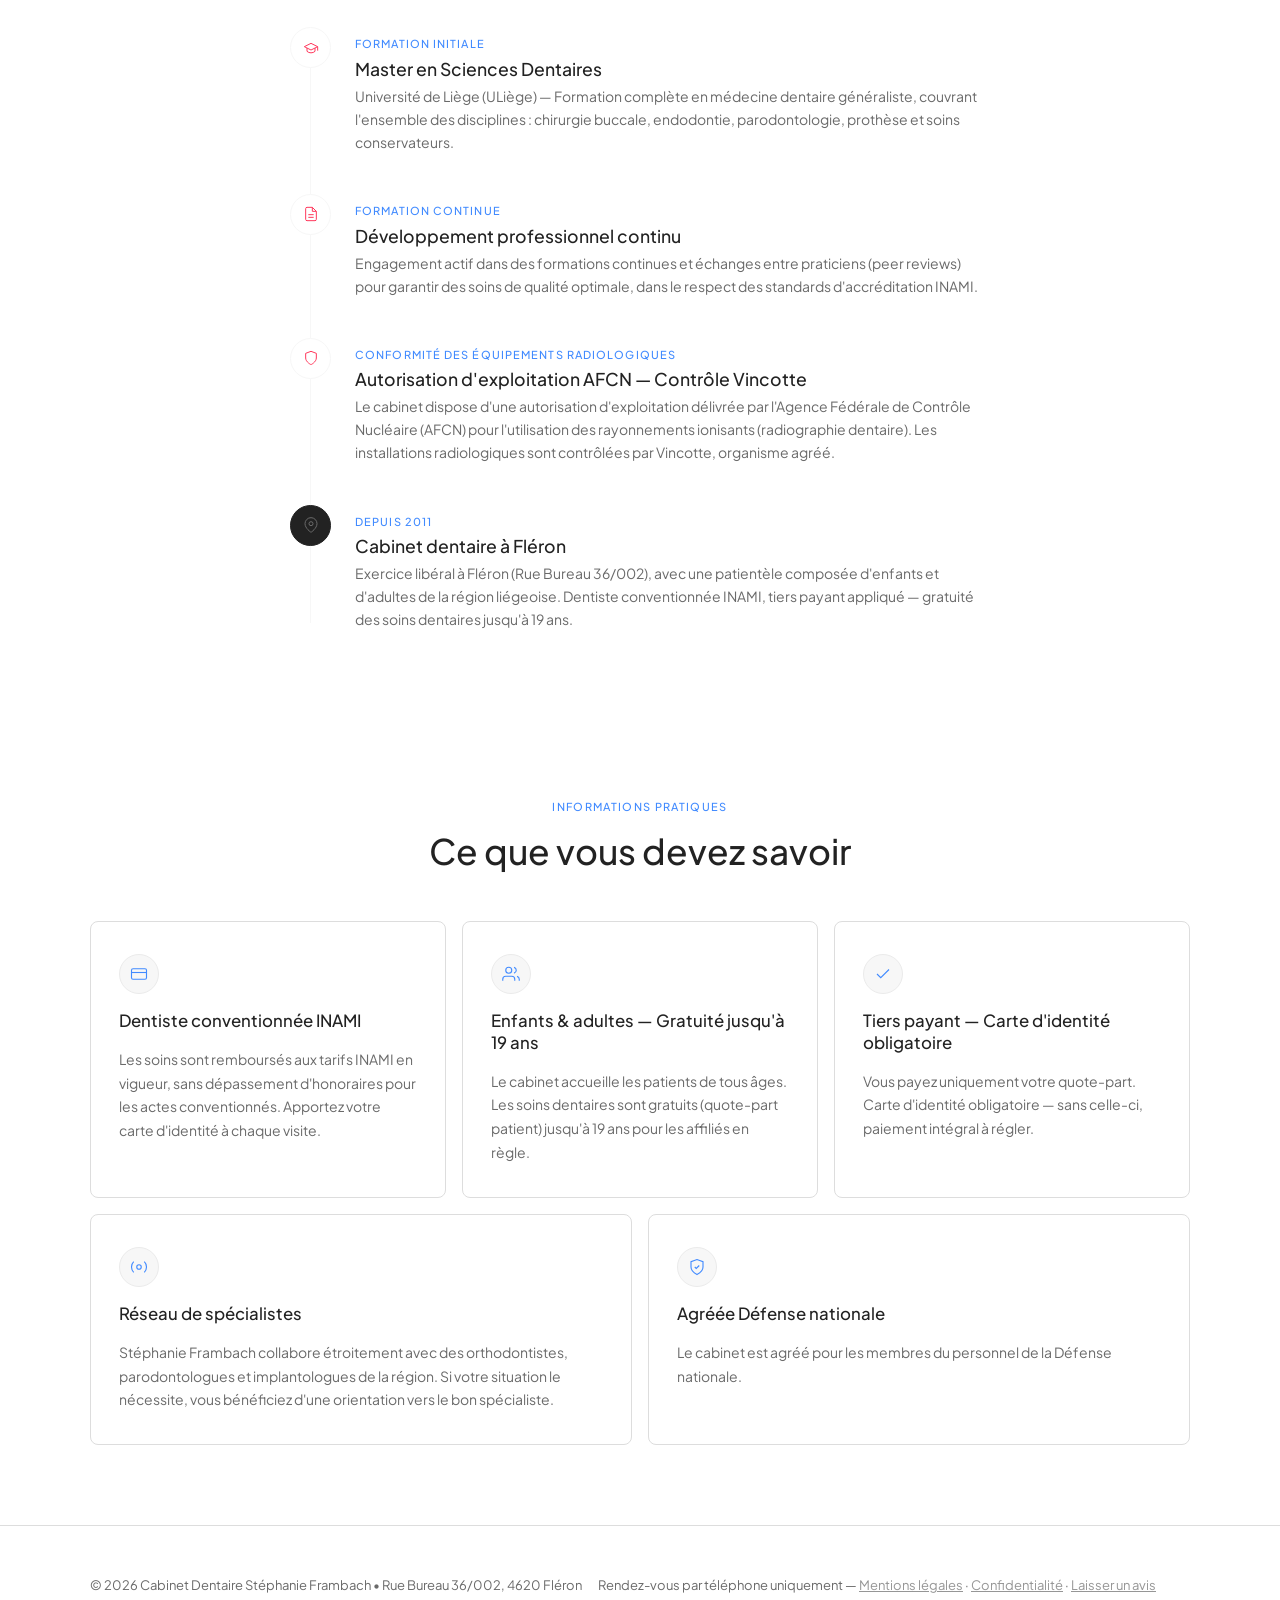
<file: docteur-frambach.html>
﻿<!DOCTYPE html>
<html lang="fr">
<head>
  <meta charset="UTF-8">
  <meta name="viewport" content="width=device-width, initial-scale=1.0">
  <title>Stéphanie Frambach — Dentiste généraliste à Fléron</title>
  <meta name="description" content="Découvrez le parcours et l'approche de Stéphanie Frambach, dentiste généraliste à Fléron (Liège). Cabinet accessible, soins pour enfants et adultes, médecin conventionné.">
  <link rel="stylesheet" href="fonts/fonts.css">
  <link rel="preconnect" href="https://fonts.googleapis.com">
  <link rel="preconnect" href="https://fonts.gstatic.com" crossorigin>
  <link href="https://fonts.googleapis.com/css2?family=Plus+Jakarta+Sans:ital,wght@0,400;0,500;0,600;0,700;1,400&display=swap" rel="stylesheet">
  <link rel="canonical" href="https://www.dentisteframbach.com/docteur-frambach.html">
  <meta property="og:type"         content="website">
  <meta property="og:site_name"    content="Cabinet Dentaire Stéphanie Frambach">
  <meta property="og:locale"       content="fr_BE">
  <meta property="og:url"          content="https://www.dentisteframbach.com/docteur-frambach.html">
  <meta property="og:title"        content="Stéphanie Frambach — Dentiste généraliste à Fléron">
  <meta property="og:description"  content="Découvrez le parcours et l'approche de Stéphanie Frambach, dentiste généraliste à Fléron (Liège). Cabinet accessible, soins pour enfants et adultes, médecin conventionné.">
  <meta property="og:image"        content="https://www.dentisteframbach.com/images/cabinet.jpg">
  <meta property="og:image:width"  content="1449">
  <meta property="og:image:height" content="1085">
  <link rel="icon" type="image/png" href="images/favicon.png">
  <script>!function(){var t=localStorage.getItem("theme"),d=window.matchMedia&&window.matchMedia("(prefers-color-scheme:dark)").matches;document.documentElement.setAttribute("data-theme",t||(d?"dark":"light"))}();</script>
  <style>
    *, *::before, *::after { box-sizing: border-box; margin: 0; padding: 0; }

    :root {
      --bg:            #ffffff;
      --surface:       #ffffff;
      --surface-alt:   #f7f7f7;
      --surface-deep:  #f2f2f2;
      --border:        #dddddd;
      --border-subtle: #ebebeb;
      --texte:         #222222;
      --texte-doux:    #6a6a6a;
      --orange:        #ff385c;
      --orange-hover:  #e00b41;
      --orange-soft:   #ffd1da;
      --or:            #428bff;
      --or-pale:       #6a6a6a;
      --or-dk:         #222222;
      --serif: 'Plus Jakarta Sans', 'Airbnb Cereal VF', Circular, -apple-system, system-ui, sans-serif;
      --sans:  'Plus Jakarta Sans', 'Airbnb Cereal VF', Circular, -apple-system, system-ui, sans-serif;
    }

    [data-theme="dark"] {
      --bg:            #1a1a1a;
      --surface:       #222222;
      --surface-alt:   #2a2a2a;
      --surface-deep:  #333333;
      --border:        #3a3a3a;
      --border-subtle: #2e2e2e;
      --texte:         #f7f7f7;
      --texte-doux:    #929292;
      --orange:        #ff385c;
      --orange-hover:  #e00b41;
      --orange-soft:   #3a1020;
      --or:            #428bff;
      --or-pale:       #929292;
      --or-dk:         #f7f7f7;
    }

    html { scroll-behavior: smooth; }

    body {
      font-family: var(--sans);
      font-weight: 400;
      color: var(--texte);
      background: var(--bg);
      line-height: 1.7;
      font-size: 16px;
    }

    /* ─── NAV ─── */
    nav {
      background: var(--surface);
      border-bottom: 1px solid var(--border);
      box-shadow: rgba(0,0,0,0.02) 0 0 0 1px, rgba(0,0,0,0.04) 0 2px 6px 0;
      position: sticky;
      top: 0;
      z-index: 100;
      height: 80px;
      display: flex;
      justify-content: center;
    }
    .nav-inner {
      max-width: 1100px;
      width: 100%;
      padding: 0 2rem;
      display: flex;
      align-items: center;
    }
    .nav-brand {
      display: flex;
      align-items: center;
      text-decoration: none;
      height: 44px;
    }
    .nav-logo {
      height: 56px;
      width: auto;
      display: block;
    }
    .nav-logo-placeholder {
      display: none;
      font-family: var(--serif);
      font-size: 18px;
      font-weight: 500;
      color: var(--orange);
      line-height: 1.2;
    }
    .nav-logo-placeholder span {
      display: block;
      font-size: 11px;
      font-family: var(--sans);
      font-weight: 300;
      color: var(--texte-doux);
      letter-spacing: 0.06em;
      text-transform: uppercase;
      margin-top: 2px;
    }
    .nav-logo[data-error="true"] { display: none; }
    .nav-logo[data-error="true"] ~ .nav-logo-placeholder { display: block; }
    .nav-links {
      order: 2; margin-left: auto;
      display: flex;
      list-style: none;
      gap: 0;
      align-items: center;
    }
    .nav-links a {
      text-decoration: none;
      color: var(--texte);
      font-size: 14px;
      font-weight: 600;
      letter-spacing: 0.04em;
      padding: 8px 16px;
      border-radius: 4px;
      transition: color 0.2s, background 0.2s;
      position: relative;
    }
    .nav-links a:hover { color: var(--orange); background: var(--bg); }
    .nav-links a.active { color: var(--orange); font-weight: 500; }
    .nav-links a.active::after {
      content: '';
      position: absolute;
      bottom: -1px;
      left: 16px;
      right: 16px;
      height: 2px;
      background: var(--orange);
      border-radius: 1px;
    }
    .nav-cta {
      background: var(--orange) !important;
      color: var(--surface) !important;
      padding: 8px 20px !important;
      border-radius: 8px !important;
      font-weight: 500 !important;
      margin-left: 8px;
      transition: background 0.2s !important;
    }
    .nav-cta:hover { background: var(--orange-hover) !important; }
    .nav-theme-li { display: flex; align-items: center; margin-left: 4px; }
    .theme-toggle {
      order: 4;
      background: none;
      border: none;
      cursor: pointer;
      padding: 6px 8px;
      color: var(--texte-doux);
      display: flex;
      align-items: center;
      border-radius: 6px;
      transition: color 0.2s, background 0.2s;
    }
    .theme-toggle:hover { color: var(--orange); background: var(--surface-alt); }
    .theme-toggle svg { width: 18px; height: 18px; }
    .theme-toggle .icon-sun { display: none; }
    .theme-toggle .icon-moon { display: block; }
    [data-theme="dark"] .theme-toggle .icon-sun { display: block; }
    [data-theme="dark"] .theme-toggle .icon-moon { display: none; }
    .nav-hamburger { display: none; background: none; border: none; cursor: pointer; padding: 4px; order: 3; }

    /* ─── PAGE HERO ─── */
    .page-hero {
      background: var(--surface);
      border-bottom: 1px solid var(--border);
      position: relative;
      overflow: hidden;
    }
    .page-hero::before {
      content: '';
      position: absolute;
      inset: 0;
      background: none;
      pointer-events: none;
    }
    .hero-inner {
      max-width: 1100px;
      margin: 0 auto;
      padding: 5rem 2rem 4rem;
      display: grid;
      grid-template-columns: 1fr 340px;
      gap: 4rem;
      align-items: center;
    }
    .hero-content { position: relative; z-index: 1; }
    .hero-eyebrow {
      font-size: 11px;
      font-weight: 400;
      letter-spacing: 0.14em;
      text-transform: uppercase;
      color: var(--orange);
      margin-bottom: 1rem;
      animation: fadeUp 0.6s ease both;
    }
    .hero-content h1 {
      font-family: var(--serif);
      font-size: clamp(2rem, 4vw, 3rem);
      font-weight: 500;
      color: var(--orange);
      line-height: 1.1;
      margin-bottom: 0.4rem;
      animation: fadeUp 0.6s 0.1s ease both;
    }
    .hero-content h1 em {
      display: block;
      font-size: 0.55em;
      font-style: italic;
      font-weight: 400;
      color: var(--orange-hover);
      margin-top: 0.3rem;
      letter-spacing: 0.02em;
    }
    .hero-content p {
      font-size: 15px;
      color: var(--texte);
      line-height: 1.85;
      max-width: 480px;
      margin-top: 1.5rem;
      animation: fadeUp 0.6s 0.2s ease both;
    }
    .hero-actions {
      display: flex;
      gap: 12px;
      margin-top: 2rem;
      flex-wrap: wrap;
      animation: fadeUp 0.6s 0.3s ease both;
    }
    .btn-primary {
      display: inline-flex;
      align-items: center;
      gap: 8px;
      background: var(--orange);
      color: #ffffff;
      text-decoration: none;
      padding: 14px 24px;
      border-radius: 8px;
      font-size: 14px;
      font-weight: 500;
      height: 48px;
      letter-spacing: 0;
      text-transform: none;
      transition: background 0.2s;
    }
    .btn-primary:hover { background: var(--orange-hover); }
    .btn-outline {
      display: inline-flex;
      align-items: center;
      gap: 8px;
      background: var(--orange);
      color: var(--surface);
      text-decoration: none;
      padding: 12px 28px;
      border-radius: 4px;
      font-size: 13px;
      font-weight: 400;
      letter-spacing: 0.04em;
      border: 1px solid rgba(255,255,255,0.3);
      transition: border-color 0.2s, background 0.2s;
    }
    .btn-outline:hover { border-color: rgba(255,255,255,0.6); background: rgba(255,255,255,0.06); }

    /* Photo dans le hero */
    .hero-photo {
      position: relative;
      z-index: 1;
      animation: fadeUp 0.6s 0.2s ease both;
    }
    .photo-frame {
      border-radius: 6px;
      background: rgba(255,255,255,0.05);
      border: 1px solid rgba(255,255,255,0.12);
      display: flex;
      flex-direction: column;
      align-items: center;
      justify-content: center;
      gap: 14px;
      overflow: hidden;
      position: relative;
    }
    .photo-frame img {
      width: 100%;
      height: auto;
      display: block;
      border-radius: 6px;
    }
    .photo-frame::after {
      content: '';
      position: absolute;
      bottom: 0;
      left: 0;
      right: 0;
      height: 40%;
      background: linear-gradient(to top, rgba(43,36,32,0.70), transparent);
      pointer-events: none;
    }
    .photo-frame svg { width: 52px; height: 52px; stroke: var(--or-pale); fill: none; stroke-width: 0.8; opacity: 0.35; }
    .photo-frame p { font-size: 12px; color: rgba(255,255,255,0.3); letter-spacing: 0.06em; }
    .photo-caption {
      position: absolute;
      bottom: 1.25rem;
      left: 1.25rem;
      right: 1.25rem;
      z-index: 2;
    }
    .photo-caption strong {
      display: block;
      font-family: var(--serif);
      font-size: 15px;
      color: var(--surface);
      font-weight: 500;
    }
    .photo-caption span {
      font-size: 12px;
      color: var(--or-pale);
      font-style: italic;
    }

    /* ─── FACTS BAND ─── */
    .facts-band {
      background: var(--surface);
      border-bottom: 1px solid var(--surface-alt);
      padding: 0;
    }
    .facts-inner {
      max-width: 1100px;
      margin: 0 auto;
      display: grid;
      grid-template-columns: repeat(4, 1fr);
    }
    .fact-item {
      padding: 1.6rem 1.5rem;
      border-right: 1px solid rgba(43,36,32,0.15);
      display: flex;
      flex-direction: column;
      gap: 4px;
    }
    .fact-item:last-child { border-right: none; }
    .fact-label {
      font-size: 10px;
      font-weight: 500;
      letter-spacing: 0.12em;
      text-transform: uppercase;
      color: rgba(43,36,32,0.55);
    }
    .fact-value {
      font-family: var(--serif);
      font-size: 1.05rem;
      font-weight: 500;
      color: var(--texte);
      line-height: 1.25;
    }

    /* ─── SECTION GÉNÉRIQUE ─── */
    .section-tag {
      display: inline-block;
      font-size: 11px;
      font-weight: 500;
      letter-spacing: 0.12em;
      text-transform: uppercase;
      color: var(--or);
      margin-bottom: 0.75rem;
    }
    .section-title {
      font-family: var(--serif);
      font-size: clamp(1.6rem, 3vw, 2.2rem);
      font-weight: 500;
      color: var(--texte);
      line-height: 1.25;
      margin-bottom: 1.5rem;
    }

    /* ─── SECTION APPROCHE ─── */
    .approche-section {
      background: var(--surface);
      padding: 5rem 2rem;
    }
    .approche-inner {
      max-width: 1100px;
      margin: 0 auto;
      display: grid;
      grid-template-columns: 1fr 1fr;
      gap: 5rem;
      align-items: start;
    }
    .approche-lead {
      font-family: var(--serif);
      font-size: clamp(1.2rem, 2vw, 1.5rem);
      font-weight: 400;
      font-style: italic;
      color: var(--orange);
      line-height: 1.5;
      margin-bottom: 1.5rem;
      padding-left: 1.25rem;
      border-left: 2px solid var(--or);
    }
    .approche-text p {
      font-size: 15px;
      color: var(--texte-doux);
      line-height: 1.85;
      margin-bottom: 1rem;
    }
    .approche-text p:last-child { margin-bottom: 0; }

    /* Valeurs */
    .valeurs-grid {
      display: flex;
      flex-direction: column;
      gap: 1px;
      background: var(--surface-alt);
      border: 1px solid var(--surface-alt);
      border-radius: 8px;
      overflow: hidden;
    }
    .valeur-item {
      background: var(--bg);
      padding: 1.25rem 1.5rem;
      display: flex;
      gap: 1rem;
      align-items: flex-start;
      transition: background 0.2s;
    }
    .valeur-item:hover { background: #F0EAE0; }
    .valeur-icon {
      width: 36px;
      height: 36px;
      background: var(--surface);
      border-radius: 50%;
      display: flex;
      align-items: center;
      justify-content: center;
      flex-shrink: 0;
      border: 1px solid var(--surface-alt);
    }
    .valeur-icon svg { width: 16px; height: 16px; stroke: var(--orange); fill: none; stroke-width: 1.5; }
    .valeur-content { flex: 1; }
    .valeur-titre {
      font-family: var(--serif);
      font-size: 1rem;
      font-weight: 500;
      color: var(--texte);
      margin-bottom: 3px;
    }
    .valeur-desc {
      font-size: 13px;
      color: var(--texte-doux);
      line-height: 1.6;
    }

    /* ─── SECTION PARCOURS ─── */
    .parcours-section {
      background: var(--bg);
      padding: 5rem 2rem;
    }
    .parcours-inner {
      max-width: 1100px;
      margin: 0 auto;
    }
    .parcours-header {
      text-align: center;
      margin-bottom: 3.5rem;
    }
    .timeline {
      position: relative;
      max-width: 700px;
      margin: 0 auto;
    }
    .timeline::before {
      content: '';
      position: absolute;
      left: 20px;
      top: 8px;
      bottom: 8px;
      width: 1px;
      background: var(--surface-alt);
    }
    .timeline-item {
      display: flex;
      gap: 1.5rem;
      padding-bottom: 2.5rem;
      position: relative;
    }
    .timeline-item:last-child { padding-bottom: 0; }
    .timeline-dot {
      width: 41px;
      height: 41px;
      flex-shrink: 0;
      border-radius: 50%;
      background: var(--surface);
      border: 1px solid var(--surface-alt);
      display: flex;
      align-items: center;
      justify-content: center;
      position: relative;
      z-index: 1;
    }
    .timeline-dot svg { width: 16px; height: 16px; stroke: var(--orange); fill: none; stroke-width: 1.5; }
    .timeline-dot.highlight {
      background: var(--texte);
      border-color: var(--texte);
    }
    .timeline-dot.highlight svg { stroke: var(--or-pale); }
    .timeline-body { padding-top: 8px; }
    .timeline-date {
      font-size: 11px;
      font-weight: 500;
      letter-spacing: 0.1em;
      text-transform: uppercase;
      color: var(--or);
      margin-bottom: 4px;
    }
    .timeline-title {
      font-family: var(--serif);
      font-size: 1.1rem;
      font-weight: 500;
      color: var(--texte);
      margin-bottom: 4px;
      line-height: 1.3;
    }
    .timeline-desc {
      font-size: 14px;
      color: var(--texte-doux);
      line-height: 1.65;
    }

    /* ─── SECTION PRATIQUE ─── */
    .pratique-section {
      background: var(--surface);
      padding: 5rem 2rem;
    }
    .pratique-inner {
      max-width: 1100px;
      margin: 0 auto;
    }
    .pratique-header {
      text-align: center;
      margin-bottom: 3rem;
    }
    .pratique-header .section-title { color: var(--texte); }
    .pratique-header .section-tag { color: var(--or); }
    .pratique-cards {
      display: grid;
      grid-template-columns: repeat(6, 1fr);
      gap: 1rem;
    }
    .pratique-card {
      grid-column: span 2;
      background: var(--surface);
      border: 1px solid var(--border);
      border-radius: 8px;
      padding: 2rem 1.75rem;
      display: flex;
      flex-direction: column;
      gap: 1rem;
      transition: background 0.2s, box-shadow 0.2s;
    }
    .pratique-card:nth-child(4),
    .pratique-card:nth-child(5) { grid-column: span 3; }
    .pratique-card:hover { background: var(--surface-alt); box-shadow: 0 2px 8px rgba(0,0,0,0.06); }
    .pratique-card-icon {
      width: 40px;
      height: 40px;
      border-radius: 50%;
      background: var(--surface-alt);
      border: 1px solid var(--border-subtle);
      display: flex;
      align-items: center;
      justify-content: center;
    }
    .pratique-card-icon svg { width: 18px; height: 18px; stroke: var(--or); fill: none; stroke-width: 1.5; }
    .pratique-card h3 {
      font-family: var(--serif);
      font-size: 1.05rem;
      font-weight: 500;
      color: var(--texte);
      line-height: 1.3;
    }
    .pratique-card p {
      font-size: 14px;
      color: var(--texte-doux);
      line-height: 1.7;
    }

    /* ─── FOOTER ─── */
    footer {
      background: var(--surface);
      border-top: 1px solid var(--border);
      padding: 3rem 2rem 1.5rem;
    }
    .footer-inner {
      max-width: 1100px;
      margin: 0 auto;
    }
    .footer-top {
      display: flex;
      justify-content: space-between;
      align-items: flex-start;
      gap: 2rem;
      flex-wrap: wrap;
      padding-bottom: 2rem;
      border-bottom: 1px solid rgba(255,255,255,0.08);
      margin-bottom: 1.5rem;
    }
    .footer-bottom {
      display: flex;
      justify-content: space-between;
      align-items: center;
      flex-wrap: wrap;
      gap: 1rem;
    }
    .footer-copy { font-size: 13px; color: var(--texte-doux); }
    .footer-copy a { color: inherit; text-decoration: underline; opacity: 0.7; }
    .footer-copy a:hover { opacity: 1; }

    /* ─── ANIMATIONS ─── */
    @keyframes fadeUp {
      from { opacity: 0; transform: translateY(14px); }
      to   { opacity: 1; transform: translateY(0); }
    }

    /* ─── MOBILE ─── */
    @media (max-width: 768px) {
      .nav-links { display: none; }
      .nav-hamburger { display: flex; flex-direction: column; gap: 4px; margin-left: auto; }
      .theme-toggle { margin-left: 8px; order: 4; }
      .nav-hamburger span { display: block; width: 22px; height: 1.5px; background: var(--texte); border-radius: 1px; }
      .nav-links.open {
        display: flex;
        flex-direction: column;
        position: absolute;
        top: 80px;
        left: 0; right: 0;
        background: var(--surface);
        border-bottom: 1px solid var(--surface-alt);
        padding: 1rem;
        gap: 4px;
      }
      .nav-links.open a { padding: 10px 12px; }
      .nav-cta { margin-left: 0; }
      .hero-inner {
        grid-template-columns: 1fr;
        padding: 3rem 1.5rem;
        gap: 2rem;
      }
      .hero-photo { order: -1; }
      .photo-frame { aspect-ratio: auto; max-width: 280px; margin: 0 auto; }
      .facts-inner { grid-template-columns: 1fr 1fr; }
      .fact-item { border-bottom: 1px solid rgba(43,36,32,0.15); }
      .fact-item:nth-child(2n) { border-right: none; }
      .approche-inner { grid-template-columns: 1fr; gap: 2.5rem; }
      .pratique-cards { grid-template-columns: 1fr; }
      .pratique-card,
      .pratique-card:nth-child(4),
      .pratique-card:nth-child(5) { grid-column: span 1; }
      footer .footer-top { flex-direction: column; }

      /* ─── TYPOGRAPHIE MOBILE ─── */
      body { font-weight: 400; line-height: 1.75; }
      .hero-content h1 { line-height: 1.3; }
      .hero-content p { font-size: 1rem; line-height: 1.8; }
      .section-title { line-height: 1.35; }
      .approche-text p { font-size: 1rem; }
      .btn-primary, .btn-secondary { font-size: 0.875rem; padding: 11px 22px; }
    }
  </style>
</head>
<body>

  <!-- NAVIGATION -->
  <nav id="nav">
    <div class="nav-inner">
    <a href="index.html" class="nav-brand">
      <img
        src="images/logo-frambach.svg"
        alt="Cabinet Dentaire Stéphanie Frambach"
        class="nav-logo"
        onerror="this.setAttribute('data-error','true')"
      />
      <span class="nav-logo-placeholder">
        Cabinet Dentaire Stéphanie Frambach
        <span>Dentiste généraliste · Fléron</span>
      </span>
    </a>
    <button class="theme-toggle" onclick="toggleTheme()" aria-label="Changer le thème"><svg class="icon-sun" viewBox="0 0 24 24" fill="none" stroke="currentColor" stroke-width="2" stroke-linecap="round" stroke-linejoin="round"><circle cx="12" cy="12" r="5"/><line x1="12" y1="1" x2="12" y2="3"/><line x1="12" y1="21" x2="12" y2="23"/><line x1="4.22" y1="4.22" x2="5.64" y2="5.64"/><line x1="18.36" y1="18.36" x2="19.78" y2="19.78"/><line x1="1" y1="12" x2="3" y2="12"/><line x1="21" y1="12" x2="23" y2="12"/><line x1="4.22" y1="19.78" x2="5.64" y2="18.36"/><line x1="18.36" y1="5.64" x2="19.78" y2="4.22"/></svg><svg class="icon-moon" viewBox="0 0 24 24" fill="none" stroke="currentColor" stroke-width="2" stroke-linecap="round" stroke-linejoin="round"><path d="M21 12.79A9 9 0 1 1 11.21 3 7 7 0 0 0 21 12.79z"/></svg></button>
    <button class="nav-hamburger" id="hamburger" aria-label="Menu" onclick="document.querySelector('.nav-links').classList.toggle('open')">
      <span></span><span></span><span></span>
    </button>
    <ul class="nav-links" id="nav-links">
      <li><a href="index.html">Accueil</a></li>
      <li><a href="docteur-frambach.html" class="active">Stéphanie Frambach</a></li>
      <li><a href="le-cabinet.html">Le cabinet</a></li>
      <li><a href="les-soins.html">Les soins</a></li>
      <li><a href="urgences.html">Urgences</a></li>
      <li><a href="contact.html" class="nav-cta">Contact</a></li>
    </ul>
    </div>
  </nav>

  <!-- HERO -->
  <section class="page-hero">
    <div class="hero-inner">
      <div class="hero-content">
        <p class="hero-eyebrow">Votre praticienne</p>
        <h1>
          Stéphanie Frambach
          <em>Dentiste généraliste · Fléron</em>
        </h1>
        <p>Dentiste exerçant à Fléron depuis plusieurs années, Stéphanie Frambach assure une prise en charge complète des soins bucco-dentaires pour les enfants comme pour les adultes, dans une relation de confiance durable avec ses patients.</p>
        <div class="hero-actions">
          <a href="tel:043553655" class="btn-primary">
            <svg width="14" height="14" fill="none" stroke="currentColor" stroke-width="2" viewBox="0 0 24 24"><path d="M22 16.92v3a2 2 0 01-2.18 2 19.79 19.79 0 01-8.63-3.07A19.5 19.5 0 013.07 10.8a19.79 19.79 0 01-3.07-8.68A2 2 0 012 2h3a2 2 0 012 1.72c.127.96.361 1.903.7 2.81a2 2 0 01-.45 2.11L6.09 9.91a16 16 0 006 6l1.27-1.27a2 2 0 012.11-.45c.907.339 1.85.573 2.81.7A2 2 0 0122 16.92z"/></svg>
            Prendre rendez-vous
          </a>
          <a href="les-soins.html" class="btn-outline">Nos soins →</a>
        </div>
      </div>
      <div class="hero-photo">
        <div class="photo-frame">
          <img src="images/dentiste4.png" alt="Stéphanie Frambach, dentiste généraliste à Fléron" />
          <div class="photo-caption">
            <strong>Stéphanie Frambach</strong>
            <span>Dentiste généraliste · Fléron</span>
          </div>
        </div>
      </div>
    </div>
  </section>

  <!-- FACTS BAND -->
  <div class="facts-band">
    <div class="facts-inner">
      <div class="fact-item">
        <span class="fact-label">Spécialité</span>
        <span class="fact-value">Médecine dentaire généraliste</span>
      </div>
      <div class="fact-item">
        <span class="fact-label">Patients</span>
        <span class="fact-value">Enfants & adultes</span>
      </div>
      <div class="fact-item">
        <span class="fact-label">Convention</span>
        <span class="fact-value">Conventionné INAMI</span>
      </div>
      <div class="fact-item">
        <span class="fact-label">Rendez-vous</span>
        <span class="fact-value">Par téléphone</span>
      </div>
    </div>
  </div>

  <!-- APPROCHE & VALEURS -->
  <section class="approche-section">
    <div class="approche-inner">
      <div class="approche-text">
        <span class="section-tag">Son approche</span>
        <h2 class="section-title">Une dentisterie familiale,<br> fondée sur l'écoute et la confiance.</h2>
        <p class="approche-lead">Bien soigner, c'est d'abord prendre le temps d'écouter, de dialoguer et de conseiller.</p>
        <p>Dans mon cabinet, chaque patient est accueilli avec attention. La relation humaine occupe une place centrale : comprendre votre situation, expliquer les soins simplement, répondre à vos questions et avancer à votre rythme.</p>
        <p>Nous accordons une grande importance à la prévention, car un suivi régulier permet souvent d'éviter des traitements plus lourds. Enfants, adultes et familles y trouvent un accompagnement durable, dans un cadre calme, accessible et personnalisé.</p>
      </div>

      <div>
        <span class="section-tag">Ce qui guide sa pratique</span>
        <div class="valeurs-grid" style="margin-top: 0.75rem;">
          <div class="valeur-item">
            <div class="valeur-icon">
              <svg viewBox="0 0 24 24"><path d="M20.84 4.61a5.5 5.5 0 00-7.78 0L12 5.67l-1.06-1.06a5.5 5.5 0 00-7.78 7.78l1.06 1.06L12 21.23l7.78-7.78 1.06-1.06a5.5 5.5 0 000-7.78z"/></svg>
            </div>
            <div class="valeur-content">
              <div class="valeur-titre">Écoute & disponibilité</div>
              <div class="valeur-desc">Chaque consultation commence par comprendre votre situation et vos inquiétudes, sans précipitation.</div>
            </div>
          </div>
          <div class="valeur-item">
            <div class="valeur-icon">
              <svg viewBox="0 0 24 24"><path d="M12 22s8-4 8-10V5l-8-3-8 3v7c0 6 8 10 8 10z"/></svg>
            </div>
            <div class="valeur-content">
              <div class="valeur-titre">Prévention en priorité</div>
              <div class="valeur-desc">Un contrôle régulier et un détartrage annuel réduisent significativement le risque de soins complexes.</div>
            </div>
          </div>
          <div class="valeur-item">
            <div class="valeur-icon">
              <svg viewBox="0 0 24 24"><circle cx="11" cy="11" r="8"/><line x1="21" y1="21" x2="16.65" y2="16.65"/></svg>
            </div>
            <div class="valeur-content">
              <div class="valeur-titre">Transparence du diagnostic</div>
              <div class="valeur-desc">Le plan de traitement est expliqué clairement, avec les options possibles et les priorités médicales.</div>
            </div>
          </div>
          <div class="valeur-item">
            <div class="valeur-icon">
              <svg viewBox="0 0 24 24"><polyline points="22 12 18 12 15 21 9 3 6 12 2 12"/></svg>
            </div>
            <div class="valeur-content">
              <div class="valeur-titre">Matériel moderne</div>
              <div class="valeur-desc">Radiographie numérique et équipements récents pour des soins précis et un confort accru.</div>
            </div>
          </div>
        </div>
      </div>
    </div>
  </section>

  <!-- PARCOURS -->
  <section class="parcours-section">
    <div class="parcours-inner">
      <div class="parcours-header">
        <span class="section-tag">Parcours</span>
        <h2 class="section-title">Formation & exercice professionnel</h2>
      </div>
      <div class="timeline">

        <div class="timeline-item">
          <div class="timeline-dot">
            <svg viewBox="0 0 24 24"><path d="M22 10v6M2 10l10-5 10 5-10 5z"/><path d="M6 12v5c3 3 9 3 12 0v-5"/></svg>
          </div>
          <div class="timeline-body">
            <div class="timeline-date">Formation initiale</div>
            <div class="timeline-title">Master en Sciences Dentaires</div>
            <div class="timeline-desc">Université de Liège (ULiège) — Formation complète en médecine dentaire généraliste, couvrant l'ensemble des disciplines : chirurgie buccale, endodontie, parodontologie, prothèse et soins conservateurs.</div>
          </div>
        </div>

        <div class="timeline-item">
          <div class="timeline-dot">
            <svg viewBox="0 0 24 24"><path d="M14 2H6a2 2 0 00-2 2v16a2 2 0 002 2h12a2 2 0 002-2V8z"/><polyline points="14 2 14 8 20 8"/><line x1="16" y1="13" x2="8" y2="13"/><line x1="16" y1="17" x2="8" y2="17"/></svg>
          </div>
          <div class="timeline-body">
            <div class="timeline-date">Formation continue</div>
            <div class="timeline-title">Développement professionnel continu</div>
            <div class="timeline-desc">Engagement actif dans des formations continues et échanges entre praticiens (peer reviews) pour garantir des soins de qualité optimale, dans le respect des standards d'accréditation INAMI.</div>
          </div>
        </div>

        <div class="timeline-item">
          <div class="timeline-dot">
            <svg viewBox="0 0 24 24"><path d="M12 22s8-4 8-10V5l-8-3-8 3v7c0 6 8 10 8 10z"/></svg>
          </div>
          <div class="timeline-body">
            <div class="timeline-date">Conformité des équipements radiologiques</div>
            <div class="timeline-title">Autorisation d'exploitation AFCN — Contrôle Vincotte</div>
            <div class="timeline-desc">Le cabinet dispose d'une autorisation d'exploitation délivrée par l'Agence Fédérale de Contrôle Nucléaire (AFCN) pour l'utilisation des rayonnements ionisants (radiographie dentaire). Les installations radiologiques sont contrôlées par Vincotte, organisme agréé.</div>
          </div>
        </div>

        <div class="timeline-item">
          <div class="timeline-dot highlight">
            <svg viewBox="0 0 24 24"><path d="M21 10c0 7-9 13-9 13s-9-6-9-13a9 9 0 0118 0z"/><circle cx="12" cy="10" r="3"/></svg>
          </div>
          <div class="timeline-body">
            <div class="timeline-date">Depuis 2011 </div>
            <div class="timeline-title">Cabinet dentaire à Fléron</div>
            <div class="timeline-desc">Exercice libéral à Fléron (Rue Bureau 36/002), avec une patientèle composée d'enfants et d'adultes de la région liégeoise. Dentiste conventionnée INAMI, tiers payant appliqué — gratuité des soins dentaires jusqu'à 19 ans.</div>
          </div>
        </div>

      </div>
    </div>
  </section>

  <!-- INFOS PRATIQUES -->
  <section class="pratique-section">
    <div class="pratique-inner">
      <div class="pratique-header">
        <span class="section-tag">Informations pratiques</span>
        <h2 class="section-title">Ce que vous devez savoir</h2>
      </div>
      <div class="pratique-cards">
        <div class="pratique-card">
          <div class="pratique-card-icon">
            <svg viewBox="0 0 24 24"><rect x="2" y="5" width="20" height="14" rx="2"/><line x1="2" y1="10" x2="22" y2="10"/></svg>
          </div>
          <h3>Dentiste conventionnée INAMI</h3>
          <p>Les soins sont remboursés aux tarifs INAMI en vigueur, sans dépassement d'honoraires pour les actes conventionnés. Apportez votre carte d'identité à chaque visite.</p>
        </div>
        <div class="pratique-card">
          <div class="pratique-card-icon">
            <svg viewBox="0 0 24 24"><path d="M17 21v-2a4 4 0 00-4-4H5a4 4 0 00-4 4v2"/><circle cx="9" cy="7" r="4"/><path d="M23 21v-2a4 4 0 00-3-3.87"/><path d="M16 3.13a4 4 0 010 7.75"/></svg>
          </div>
          <h3>Enfants & adultes — Gratuité jusqu'à 19 ans</h3>
          <p>Le cabinet accueille les patients de tous âges. Les soins dentaires sont gratuits (quote-part patient) jusqu'à 19 ans pour les affiliés en règle.</p>
        </div>
        <div class="pratique-card">
          <div class="pratique-card-icon">
            <svg viewBox="0 0 24 24"><polyline points="20 6 9 17 4 12"/></svg>
          </div>
          <h3>Tiers payant — Carte d'identité obligatoire</h3>
          <p>Vous payez uniquement votre quote-part. Carte d'identité obligatoire — sans celle-ci, paiement intégral à régler.</p>
        </div>
        <div class="pratique-card">
          <div class="pratique-card-icon">
            <svg viewBox="0 0 24 24"><circle cx="12" cy="12" r="3"/><path d="M19.07 4.93a10 10 0 010 14.14M4.93 19.07a10 10 0 010-14.14"/></svg>
          </div>
          <h3>Réseau de spécialistes</h3>
          <p>Stéphanie Frambach collabore étroitement avec des orthodontistes, parodontologues et implantologues de la région. Si votre situation le nécessite, vous bénéficiez d'une orientation vers le bon spécialiste.</p>
        </div>
        <div class="pratique-card">
          <div class="pratique-card-icon">
            <svg viewBox="0 0 24 24"><path d="M12 22s8-4 8-10V5l-8-3-8 3v7c0 6 8 10 8 10z"/><polyline points="9 12 11 14 15 10"/></svg>
          </div>
          <h3>Agréée Défense nationale</h3>
          <p>Le cabinet est agréé pour les membres du personnel de la Défense nationale.</p>
        </div>
      </div>
    </div>
  </section>

  <!-- FOOTER -->
  <footer>
    <div class="footer-inner">
      <div class="footer-top">
      <div class="footer-bottom">
        <p class="footer-copy">© 2026 Cabinet Dentaire Stéphanie Frambach • Rue Bureau 36/002, 4620 Fléron</p>
        <p class="footer-copy">Rendez-vous par téléphone uniquement — <a href="mentions-legales.html">Mentions légales</a> · <a href="politique-de-confidentialite.html">Confidentialité</a> · <a href="https://www.google.com/search?sca_esv=3df39b1f29bc2f8f&sxsrf=ANbL-n7Ypntmsi2mDtUpsgQH4TIjG6ddMg:1777442916231&si=AL3DRZFIhG6pAqfNLal55wUTwygCG0fClF3UxiOmgw9Hq7nbWQ_9FLi091JX9YJ6JtrWbzt2RheUGinvZo4nqyVSPJp3hwSlm3Px4ykmmLHrIBm7LLf8hU2JE641ZBtiujvEfCTGknKCRJobtBTjHGIUFoP81W72d01PgXNHRb6j4V80ic9vRD8%3D&q=Cabinet+dentaire+St%C3%A9phanie+Frambach+Avis&sa=X&ved=2ahUKEwi1qIXtspKUAxWPzgIHHQCEPckQ0bkNegQIRBAF&biw=3440&bih=1271&dpr=1" target="_blank" rel="noopener noreferrer">Laisser un avis</a></p>
      </div>
    </div>
  </footer>

  <script src="theme.js"></script>
</body>
</html>
</file>
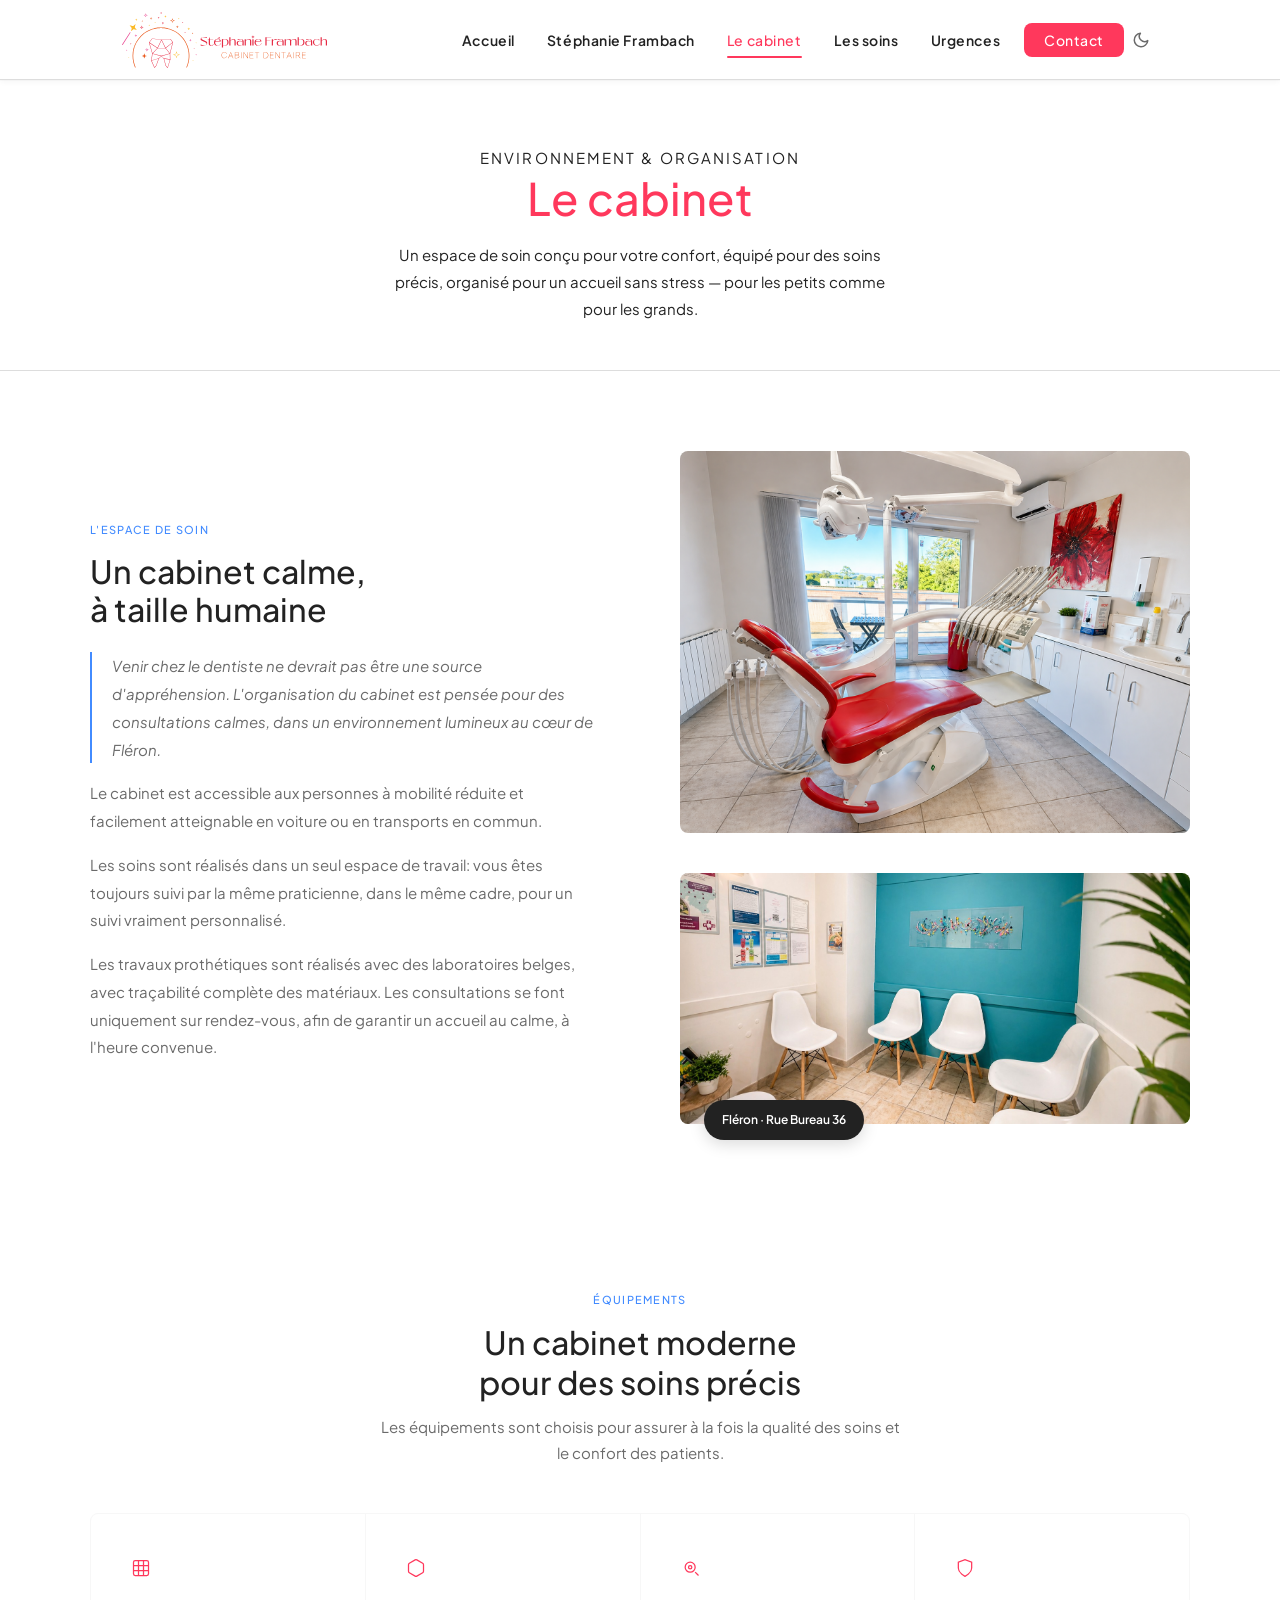
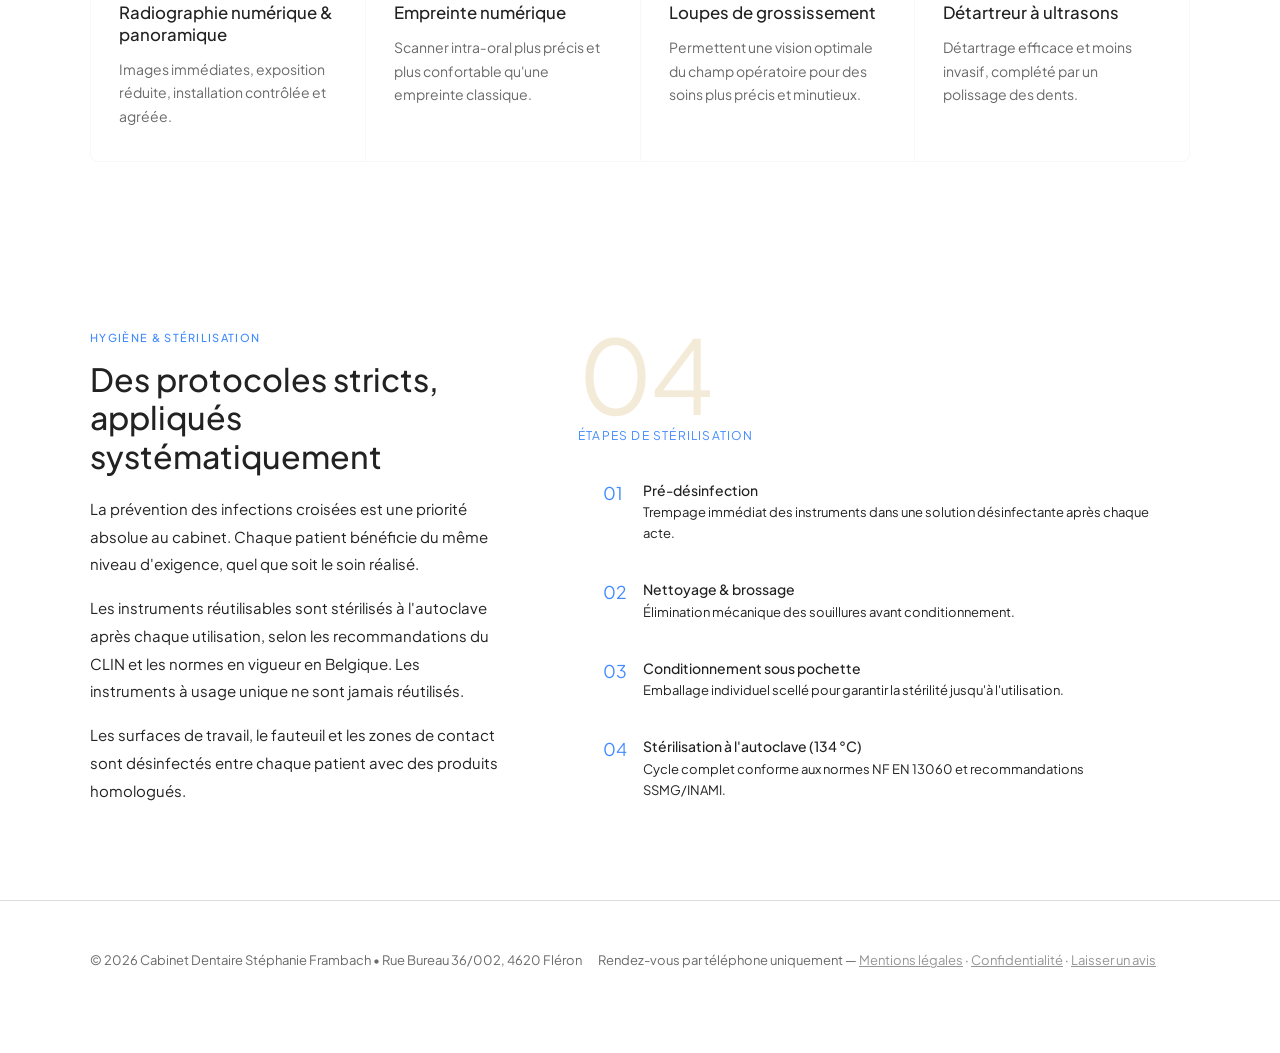
<file: le-cabinet.html>
<!DOCTYPE html>
<html lang="fr">
<head>
  <meta charset="UTF-8">
  <meta name="viewport" content="width=device-width, initial-scale=1.0">
  <title>Le cabinet — Cabinet Dentaire Stéphanie Frambach · Fléron</title>
  <meta name="description" content="Découvrez le Cabinet Dentaire Stéphanie Frambach à Fléron : environnement calme et bien équipé, radiographie numérique, protocoles d'hygiène stricts, accueil des enfants.">
  <link rel="stylesheet" href="fonts/fonts.css">
  <link rel="preconnect" href="https://fonts.googleapis.com">
  <link rel="preconnect" href="https://fonts.gstatic.com" crossorigin>
  <link href="https://fonts.googleapis.com/css2?family=Plus+Jakarta+Sans:ital,wght@0,400;0,500;0,600;0,700;1,400&display=swap" rel="stylesheet">
  <link rel="canonical" href="https://www.dentisteframbach.com/le-cabinet.html">
  <meta property="og:type"         content="website">
  <meta property="og:site_name"    content="Cabinet Dentaire Stéphanie Frambach">
  <meta property="og:locale"       content="fr_BE">
  <meta property="og:url"          content="https://www.dentisteframbach.com/le-cabinet.html">
  <meta property="og:title"        content="Le cabinet — Cabinet Dentaire Stéphanie Frambach · Fléron">
  <meta property="og:description"  content="Découvrez le Cabinet Dentaire Stéphanie Frambach à Fléron : environnement calme et bien équipé, radiographie numérique, protocoles d'hygiène stricts, accueil des enfants.">
  <meta property="og:image"        content="https://www.dentisteframbach.com/images/cabinet.jpg">
  <meta property="og:image:width"  content="1449">
  <meta property="og:image:height" content="1085">
  <link rel="icon" type="image/png" href="images/favicon.png">
  <script>!function(){var t=localStorage.getItem("theme"),d=window.matchMedia&&window.matchMedia("(prefers-color-scheme:dark)").matches;document.documentElement.setAttribute("data-theme",t||(d?"dark":"light"))}();</script>
  <style>
    *, *::before, *::after { box-sizing: border-box; margin: 0; padding: 0; }

    :root {
      --bg:            #ffffff;
      --surface:       #ffffff;
      --surface-alt:   #f7f7f7;
      --surface-deep:  #f2f2f2;
      --border:        #dddddd;
      --border-subtle: #ebebeb;
      --texte:         #222222;
      --texte-doux:    #6a6a6a;
      --orange:        #ff385c;
      --orange-hover:  #e00b41;
      --orange-soft:   #ffd1da;
      --or:            #428bff;
      --or-pale:       #6a6a6a;
      --or-dk:         #222222;
      --serif: 'Plus Jakarta Sans', 'Airbnb Cereal VF', Circular, -apple-system, system-ui, sans-serif;
      --sans:  'Plus Jakarta Sans', 'Airbnb Cereal VF', Circular, -apple-system, system-ui, sans-serif;
    }

    [data-theme="dark"] {
      --bg:            #1a1a1a;
      --surface:       #222222;
      --surface-alt:   #2a2a2a;
      --surface-deep:  #333333;
      --border:        #3a3a3a;
      --border-subtle: #2e2e2e;
      --texte:         #f7f7f7;
      --texte-doux:    #929292;
      --orange:        #ff385c;
      --orange-hover:  #e00b41;
      --orange-soft:   #3a1020;
      --or:            #428bff;
      --or-pale:       #929292;
      --or-dk:         #f7f7f7;
    }

    html { scroll-behavior: smooth; }

    body {
      font-family: var(--sans);
      font-weight: 400;
      color: var(--texte);
      background: var(--bg);
      line-height: 1.7;
      font-size: 16px;
    }

    /* ─── NAV ─── */
    nav {
      background: var(--surface);
      border-bottom: 1px solid var(--border);
      box-shadow: rgba(0,0,0,0.02) 0 0 0 1px, rgba(0,0,0,0.04) 0 2px 6px 0;
      position: sticky;
      top: 0;
      z-index: 100;
      height: 80px;
      display: flex;
      justify-content: center;
    }
    .nav-inner {
      max-width: 1100px;
      width: 100%;
      padding: 0 2rem;
      display: flex;
      align-items: center;
    }
    .nav-brand {
      display: flex;
      align-items: center;
      text-decoration: none;
      height: 44px;
    }
    .nav-logo {
      height: 56px;
      width: auto;
      display: block;
    }
    .nav-logo-placeholder {
      display: none;
      font-family: var(--serif);
      font-size: 18px;
      font-weight: 500;
      color: var(--orange);
      line-height: 1.2;
    }
    .nav-logo-placeholder span {
      display: block;
      font-size: 11px;
      font-family: var(--sans);
      font-weight: 300;
      color: var(--texte-doux);
      letter-spacing: 0.06em;
      text-transform: uppercase;
      margin-top: 2px;
    }
    .nav-logo[data-error="true"] { display: none; }
    .nav-logo[data-error="true"] ~ .nav-logo-placeholder { display: block; }
    .nav-links {
      order: 2; margin-left: auto;
      display: flex;
      list-style: none;
      gap: 0;
      align-items: center;
    }
    .nav-links a {
      text-decoration: none;
      color: var(--texte);
      font-size: 14px;
      font-weight: 600;
      letter-spacing: 0.04em;
      padding: 8px 16px;
      border-radius: 4px;
      transition: color 0.2s, background 0.2s;
      position: relative;
    }
    .nav-links a:hover { color: var(--orange); background: var(--bg); }
    .nav-links a.active { color: var(--orange); font-weight: 500; }
    .nav-links a.active::after {
      content: '';
      position: absolute;
      bottom: -1px;
      left: 16px;
      right: 16px;
      height: 2px;
      background: var(--orange);
      border-radius: 1px;
    }
    .nav-cta {
      background: var(--orange) !important;
      color: var(--surface) !important;
      padding: 8px 20px !important;
      border-radius: 8px !important;
      font-weight: 500 !important;
      margin-left: 8px;
      transition: background 0.2s !important;
    }
    .nav-cta:hover { background: var(--orange-hover) !important; }
    .nav-theme-li { display: flex; align-items: center; margin-left: 4px; }
    .theme-toggle {
      order: 4;
      background: none;
      border: none;
      cursor: pointer;
      padding: 6px 8px;
      color: var(--texte-doux);
      display: flex;
      align-items: center;
      border-radius: 6px;
      transition: color 0.2s, background 0.2s;
    }
    .theme-toggle:hover { color: var(--orange); background: var(--surface-alt); }
    .theme-toggle svg { width: 18px; height: 18px; }
    .theme-toggle .icon-sun { display: none; }
    .theme-toggle .icon-moon { display: block; }
    [data-theme="dark"] .theme-toggle .icon-sun { display: block; }
    [data-theme="dark"] .theme-toggle .icon-moon { display: none; }
    .nav-hamburger { display: none; background: none; border: none; cursor: pointer; padding: 4px; order: 3; }

    /* ─── PAGE HERO ─── */
    .page-hero {
      background: var(--surface);
      border-bottom: 1px solid var(--border);
      padding: 4rem 2rem 3rem;
      text-align: center;
      position: relative;
      overflow: hidden;
    }
    .page-hero::before {
      content: '';
      position: absolute;
      inset: 0;
      background: none;
      pointer-events: none;
    }
    .page-hero-eyebrow {
      font-size: 11px;
      font-weight: 400;
      letter-spacing: 0.14em;
      text-transform: uppercase;
      color: var(--orange-hover);
      margin-bottom: 0.75rem;
      position: relative;
      animation: fadeUp 0.6s ease both;
    }
    .page-hero h1 {
      font-family: var(--serif);
      font-size: clamp(1.8rem, 3.5vw, 2.8rem);
      font-weight: 500;
      color: var(--orange);
      line-height: 1.2;
      margin-bottom: 1rem;
      position: relative;
      animation: fadeUp 0.6s 0.1s ease both
    }
    .page-hero p {
      font-size: 15px;
      color: var(--texte);
      max-width: 520px;
      margin: 0 auto;
      line-height: 1.8;
      position: relative;
      animation: fadeUp 0.6s 0.2s ease both;
    }

    /* ─── INTRO SECTION ─── */
    .intro-section {
      background: var(--surface);
      padding: 5rem 2rem;
    }
    .intro-inner {
      max-width: 1100px;
      margin: 0 auto;
      display: grid;
      grid-template-columns: 1fr 1fr;
      gap: 5rem;
      align-items: center;
    }
    .section-tag {
      display: inline-block;
      font-size: 11px;
      font-weight: 500;
      letter-spacing: 0.12em;
      text-transform: uppercase;
      color: var(--or);
      margin-bottom: 0.75rem;
    }
    .intro-content h2 {
      font-family: var(--serif);
      font-size: clamp(1.5rem, 2.5vw, 2.1rem);
      font-weight: 500;
      color: var(--texte);
      line-height: 1.2;
      margin-bottom: 1.5rem;
    }
    .intro-lead {
      font-family: var(--serif);
      font-size: clamp(1.05rem, 1.8vw, 1.25rem);
      font-weight: 400;
      font-style: italic;
      color: var(--orange);
      line-height: 1.55;
      margin-bottom: 1.25rem;
      padding-left: 1.25rem;
      border-left: 2px solid var(--or);
    }
    .intro-content p {
      font-size: 15px;
      color: var(--texte-doux);
      line-height: 1.85;
      margin-bottom: 1rem;
    }
    .intro-content p:last-of-type { margin-bottom: 0; }

    /* Photo block */
    .photo-block { position: relative; }
    .photo-main {
      border-radius: 8px;
      overflow: hidden;
    }
    .photo-main img { width: 100%; height: auto; display: block; }
    .photo-badge {
      position: absolute;
      bottom: -1rem;
      left: 1.5rem;
      background: var(--texte);
      color: var(--surface);
      font-family: var(--serif);
      font-size: 12px;
      font-weight: 600;
      letter-spacing: 0;
      padding: 10px 18px;
      border-radius: 20px;
      box-shadow: 0 4px 16px rgba(0,0,0,0.15);
    }
    .photo-secondary {
      margin-top: 2.5rem;
      border-radius: 8px;
      overflow: hidden;
    }
    .photo-secondary img { width: 100%; height: auto; display: block; }

    /* ─── ÉQUIPEMENTS ─── */
    .equip-section {
      background: var(--bg);
      padding: 5rem 2rem;
    }
    .equip-inner {
      max-width: 1100px;
      margin: 0 auto;
    }
    .equip-header {
      text-align: center;
      margin-bottom: 3rem;
    }
    .equip-header h2 {
      font-family: var(--serif);
      font-size: clamp(1.5rem, 2.5vw, 2rem);
      font-weight: 500;
      color: var(--texte);
      line-height: 1.25;
    }
    .equip-header p {
      margin-top: 0.75rem;
      font-size: 15px;
      color: var(--texte-doux);
      max-width: 520px;
      margin-left: auto;
      margin-right: auto;
    }
    .equip-grid {
      display: grid;
      grid-template-columns: repeat(auto-fit, minmax(240px, 1fr));
      gap: 1px;
      background: var(--surface-alt);
      border: 1px solid var(--surface-alt);
      border-radius: 8px;
      overflow: hidden;
    }
    .equip-card {
      background: var(--surface);
      padding: 2rem 1.75rem;
      display: flex;
      flex-direction: column;
      gap: 12px;
      transition: background 0.2s;
    }
    .equip-card:hover { background: #FAF7F2; }
    .equip-icon {
      width: 44px;
      height: 44px;
      background: var(--bg);
      border-radius: 50%;
      display: flex;
      align-items: center;
      justify-content: center;
      flex-shrink: 0;
    }
    .equip-icon svg { width: 20px; height: 20px; stroke: var(--orange); fill: none; stroke-width: 1.5; }
    .equip-title {
      font-family: var(--serif);
      font-size: 1.05rem;
      font-weight: 500;
      color: var(--texte);
      line-height: 1.3;
    }
    .equip-desc {
      font-size: 14px;
      color: var(--texte-doux);
      line-height: 1.7;
    }

    /* ─── HYGIÈNE ─── */
    .hygiene-section {
      background: var(--surface);
      padding: 5rem 2rem;
    }
    .hygiene-inner {
      max-width: 1100px;
      margin: 0 auto;
      display: grid;
      grid-template-columns: 1fr 1.5fr;
      gap: 5rem;
      align-items: center;
    }
    .hygiene-visual {
      display: flex;
      flex-direction: column;
      gap: 1rem;
    }
    .hygiene-number {
      font-family: var(--serif);
      font-size: clamp(4rem, 8vw, 7rem);
      font-weight: 400;
      color: rgba(196,154,60,0.20);
      line-height: 1;
      letter-spacing: -0.03em;
    }
    .hygiene-label {
      font-size: 12px;
      font-weight: 400;
      letter-spacing: 0.1em;
      text-transform: uppercase;
      color: var(--or);
    }
    .hygiene-steps {
      display: flex;
      flex-direction: column;
      gap: 1px;
      background: rgba(255,255,255,0.08);
      border-radius: 8px;
      overflow: hidden;
      border: 1px solid rgba(255,255,255,0.08);
    }
    .hygiene-step {
      background: rgba(255,255,255,0.04);
      padding: 1.1rem 1.5rem;
      display: flex;
      gap: 1rem;
      align-items: flex-start;
      transition: background 0.2s;
    }
    .hygiene-step:hover { background: rgba(255,255,255,0.07); }
    .step-num {
      font-family: var(--serif);
      font-size: 1.1rem;
      font-weight: 400;
      color: var(--or);
      flex-shrink: 0;
      line-height: 1.4;
      min-width: 24px;
    }
    .step-title {
      font-size: 14px;
      font-weight: 500;
      color: var(--texte);
      margin-bottom: 2px;
      line-height: 1.4;
    }
    .step-desc {
      font-size: 13px;
      color: var(--texte);
      line-height: 1.6;
    }
    .hygiene-content .section-tag { color: var(--or); }
    .hygiene-content h2 {
      font-family: var(--serif);
      font-size: clamp(1.5rem, 2.5vw, 2rem);
      font-weight: 500;
      color: var(--texte);
      line-height: 1.2;
      margin-bottom: 1.25rem;
    }
    .hygiene-content p {
      font-size: 15px;
      color: var(--texte);
      line-height: 1.85;
      margin-bottom: 1rem;
    }

    /* ─── FOOTER ─── */
    footer {
      background: var(--surface);
      border-top: 1px solid var(--border);
      padding: 3rem 2rem 1.5rem;
    }
    .footer-inner {
      max-width: 1100px;
      margin: 0 auto;
    }
    .footer-top {
      display: flex;
      justify-content: space-between;
      align-items: flex-start;
      gap: 2rem;
      flex-wrap: wrap;
      padding-bottom: 2rem;
      border-bottom: 1px solid rgba(255,255,255,0.08);
      margin-bottom: 1.5rem;
    }
    .footer-bottom {
      display: flex;
      justify-content: space-between;
      align-items: center;
      flex-wrap: wrap;
      gap: 1rem;
    }
    .footer-copy { font-size: 13px; color: var(--texte-doux); }
    .footer-copy a { color: inherit; text-decoration: underline; opacity: 0.7; }
    .footer-copy a:hover { opacity: 1; }

    /* ─── ANIMATIONS ─── */
    @keyframes fadeUp {
      from { opacity: 0; transform: translateY(14px); }
      to   { opacity: 1; transform: translateY(0); }
    }

    /* ─── MOBILE ─── */
    @media (max-width: 768px) {
      .nav-links { display: none; }
      .nav-hamburger { display: flex; flex-direction: column; gap: 4px; margin-left: auto; }
      .theme-toggle { margin-left: 8px; order: 4; }
      .nav-hamburger span { display: block; width: 22px; height: 1.5px; background: var(--texte); border-radius: 1px; }
      .nav-links.open {
        display: flex;
        flex-direction: column;
        position: absolute;
        top: 80px;
        left: 0; right: 0;
        background: var(--surface);
        border-bottom: 1px solid var(--surface-alt);
        padding: 1rem;
        gap: 4px;
      }
      .nav-links.open a { padding: 10px 12px; }
      .nav-cta { margin-left: 0; }
      .intro-inner,
      .hygiene-inner { grid-template-columns: 1fr; gap: 2.5rem; }
      .hygiene-inner { direction: initial; }
      .photo-secondary { display: block; }
      .equip-grid { grid-template-columns: 1fr 1fr; }
      footer .footer-top { flex-direction: column; }

      /* ─── TYPOGRAPHIE MOBILE ─── */
      body { font-weight: 400; line-height: 1.75; }
      .page-hero h1 { line-height: 1.3; }
      .page-hero p { font-size: 1rem; line-height: 1.8; }
      .intro-content p { font-size: 1rem; }
      .hygiene-content p { font-size: 1rem; }
      .equip-header p { font-size: 1rem; }
      .btn-primary, .btn-secondary { font-size: 0.875rem; padding: 11px 22px; }
    }

    @media (max-width: 480px) {
      .equip-grid { grid-template-columns: 1fr; }
    }
  </style>
</head>
<body>

  <!-- NAVIGATION -->
  <nav id="nav">
    <div class="nav-inner">
    <a href="index.html" class="nav-brand">
      <img
        src="images/logo-frambach.svg"
        alt="Cabinet Dentaire Stéphanie Frambach"
        class="nav-logo"
        onerror="this.setAttribute('data-error','true')"
      />
      <span class="nav-logo-placeholder">
        Cabinet Dentaire Stéphanie Frambach
        <span>Dentiste généraliste · Fléron</span>
      </span>
    </a>
    <button class="theme-toggle" onclick="toggleTheme()" aria-label="Changer le thème"><svg class="icon-sun" viewBox="0 0 24 24" fill="none" stroke="currentColor" stroke-width="2" stroke-linecap="round" stroke-linejoin="round"><circle cx="12" cy="12" r="5"/><line x1="12" y1="1" x2="12" y2="3"/><line x1="12" y1="21" x2="12" y2="23"/><line x1="4.22" y1="4.22" x2="5.64" y2="5.64"/><line x1="18.36" y1="18.36" x2="19.78" y2="19.78"/><line x1="1" y1="12" x2="3" y2="12"/><line x1="21" y1="12" x2="23" y2="12"/><line x1="4.22" y1="19.78" x2="5.64" y2="18.36"/><line x1="18.36" y1="5.64" x2="19.78" y2="4.22"/></svg><svg class="icon-moon" viewBox="0 0 24 24" fill="none" stroke="currentColor" stroke-width="2" stroke-linecap="round" stroke-linejoin="round"><path d="M21 12.79A9 9 0 1 1 11.21 3 7 7 0 0 0 21 12.79z"/></svg></button>
    <button class="nav-hamburger" id="hamburger" aria-label="Menu" onclick="document.querySelector('.nav-links').classList.toggle('open')">
      <span></span><span></span><span></span>
    </button>
    <ul class="nav-links" id="nav-links">
      <li><a href="index.html">Accueil</a></li>
      <li><a href="docteur-frambach.html">Stéphanie Frambach</a></li>
      <li><a href="le-cabinet.html" class="active">Le cabinet</a></li>
      <li><a href="les-soins.html">Les soins</a></li>
      <li><a href="urgences.html">Urgences</a></li>
      <li><a href="contact.html" class="nav-cta">Contact</a></li>
    </ul>
    </div>
  </nav>

  <!-- PAGE HERO -->
  <section class="page-hero">
    <p class="page-hero-eyebrow">Environnement & organisation</p>
    <h1>Le cabinet</h1>
    <p>Un espace de soin conçu pour votre confort, équipé pour des soins précis, organisé pour un accueil sans stress — pour les petits comme pour les grands.</p>
  </section>

  <!-- INTRO ─── L'ESPACE -->
  <section class="intro-section">
    <div class="intro-inner">
      <div class="intro-content">
        <span class="section-tag">L'espace de soin</span>
        <h2>Un cabinet calme,<br>à taille humaine</h2>
        <p class="intro-lead">Venir chez le dentiste ne devrait pas être une source d'appréhension. L'organisation du cabinet est pensée  pour des consultations calmes, dans un environnement lumineux au cœur de Fléron.</p>
        <p>Le cabinet est accessible aux personnes à mobilité réduite et facilement atteignable en voiture ou en transports en commun.</p>
        <p>Les soins sont réalisés dans un seul espace de travail: vous êtes toujours suivi par la même praticienne, dans le même cadre, pour un suivi vraiment personnalisé.</p>
        <p>Les travaux prothétiques sont réalisés avec des laboratoires belges, avec traçabilité complète des matériaux. Les consultations se font uniquement sur rendez-vous, afin de garantir un accueil au calme, à l'heure convenue.</p>
      </div>
      <div class="photo-block">
        <div class="photo-main">
          <img src="images/siege.png" alt="Fauteuil dentaire du cabinet Stéphanie Frambach à Fléron" />
        </div>
        <div class="photo-badge">Fléron · Rue Bureau 36</div>
        <div class="photo-secondary">
          <img src="images/salleatt.jpg" alt="Salle d'attente du cabinet dentaire Stéphanie Frambach" />
        </div>
      </div>
    </div>
  </section>

  <!-- ÉQUIPEMENTS -->
  <section class="equip-section">
    <div class="equip-inner">
      <div class="equip-header">
        <span class="section-tag">Équipements</span>
        <h2>Un cabinet moderne<br>pour des soins précis</h2>
        <p>Les équipements sont choisis pour assurer à la fois la qualité des soins et le confort des patients.</p>
      </div>
      <div class="equip-grid">

        <div class="equip-card">
          <div class="equip-icon">
            <svg viewBox="0 0 24 24"><rect x="3" y="3" width="18" height="18" rx="2"/><line x1="3" y1="9" x2="21" y2="9"/><line x1="3" y1="15" x2="21" y2="15"/><line x1="9" y1="3" x2="9" y2="21"/><line x1="15" y1="3" x2="15" y2="21"/></svg>
          </div>
          <div class="equip-title">Radiographie numérique & panoramique</div>
          <div class="equip-desc">Images immédiates, exposition réduite, installation contrôlée et agréée.</div>
        </div>

        <div class="equip-card">
          <div class="equip-icon">
            <svg viewBox="0 0 24 24"><path d="M21 16V8a2 2 0 00-1-1.73l-7-4a2 2 0 00-2 0l-7 4A2 2 0 003 8v8a2 2 0 001 1.73l7 4a2 2 0 002 0l7-4A2 2 0 0021 16z"/></svg>
          </div>
          <div class="equip-title">Empreinte numérique</div>
          <div class="equip-desc">Scanner intra‑oral plus précis et plus confortable qu'une empreinte classique.</div>
        </div>

        <div class="equip-card">
          <div class="equip-icon">
            <svg viewBox="0 0 24 24"><circle cx="11" cy="11" r="6"/><path d="M17 17l4 4"/><circle cx="11" cy="11" r="2"/></svg>
          </div>
          <div class="equip-title">Loupes de grossissement</div>
          <div class="equip-desc">Permettent une vision optimale du champ opératoire pour des soins plus précis et minutieux.</div>
        </div>

        <div class="equip-card">
          <div class="equip-icon">
            <svg viewBox="0 0 24 24"><path d="M12 22s8-4 8-10V5l-8-3-8 3v7c0 6 8 10 8 10z"/></svg>
          </div>
          <div class="equip-title">Détartreur à ultrasons</div>
          <div class="equip-desc">Détartrage efficace et moins invasif, complété par un polissage des dents.</div>
        </div>

      </div>
    </div>
  </section>

  <!-- HYGIÈNE & STÉRILISATION -->
  <section class="hygiene-section">
    <div class="hygiene-inner">
      <div class="hygiene-content">
        <span class="section-tag">Hygiène & stérilisation</span>
        <h2>Des protocoles stricts,<br>appliqués systématiquement</h2>
        <p>La prévention des infections croisées est une priorité absolue au cabinet. Chaque patient bénéficie du même niveau d'exigence, quel que soit le soin réalisé.</p>
        <p>Les instruments réutilisables sont stérilisés à l'autoclave après chaque utilisation, selon les recommandations du CLIN et les normes en vigueur en Belgique. Les instruments à usage unique ne sont jamais réutilisés.</p>
        <p>Les surfaces de travail, le fauteuil et les zones de contact sont désinfectés entre chaque patient avec des produits homologués.</p>
      </div>
      <div class="hygiene-visual">
        <div>
          <div class="hygiene-number">04</div>
          <div class="hygiene-label">étapes de stérilisation</div>
        </div>
        <div class="hygiene-steps">
          <div class="hygiene-step">
            <span class="step-num">01</span>
            <div class="step-content">
              <div class="step-title">Pré-désinfection</div>
              <div class="step-desc">Trempage immédiat des instruments dans une solution désinfectante après chaque acte.</div>
            </div>
          </div>
          <div class="hygiene-step">
            <span class="step-num">02</span>
            <div class="step-content">
              <div class="step-title">Nettoyage & brossage</div>
              <div class="step-desc">Élimination mécanique des souillures avant conditionnement.</div>
            </div>
          </div>
          <div class="hygiene-step">
            <span class="step-num">03</span>
            <div class="step-content">
              <div class="step-title">Conditionnement sous pochette</div>
              <div class="step-desc">Emballage individuel scellé pour garantir la stérilité jusqu'à l'utilisation.</div>
            </div>
          </div>
          <div class="hygiene-step">
            <span class="step-num">04</span>
            <div class="step-content">
              <div class="step-title">Stérilisation à l'autoclave (134 °C)</div>
              <div class="step-desc">Cycle complet conforme aux normes NF EN 13060 et recommandations SSMG/INAMI.</div>
            </div>
          </div>
        </div>
      </div>
    </div>
  </section>

  <!-- FOOTER -->
  <footer>
    <div class="footer-inner">
      <div class="footer-top">
      <div class="footer-bottom">
        <p class="footer-copy">© 2026 Cabinet Dentaire Stéphanie Frambach • Rue Bureau 36/002, 4620 Fléron</p>
        <p class="footer-copy">Rendez-vous par téléphone uniquement — <a href="mentions-legales.html">Mentions légales</a> · <a href="politique-de-confidentialite.html">Confidentialité</a> · <a href="https://www.google.com/search?sca_esv=3df39b1f29bc2f8f&sxsrf=ANbL-n7Ypntmsi2mDtUpsgQH4TIjG6ddMg:1777442916231&si=AL3DRZFIhG6pAqfNLal55wUTwygCG0fClF3UxiOmgw9Hq7nbWQ_9FLi091JX9YJ6JtrWbzt2RheUGinvZo4nqyVSPJp3hwSlm3Px4ykmmLHrIBm7LLf8hU2JE641ZBtiujvEfCTGknKCRJobtBTjHGIUFoP81W72d01PgXNHRb6j4V80ic9vRD8%3D&q=Cabinet+dentaire+St%C3%A9phanie+Frambach+Avis&sa=X&ved=2ahUKEwi1qIXtspKUAxWPzgIHHQCEPckQ0bkNegQIRBAF&biw=3440&bih=1271&dpr=1" target="_blank" rel="noopener noreferrer">Laisser un avis</a></p>
      </div>
    </div>
  </footer>

  <script src="theme.js"></script>
</body>
</html>
</file>
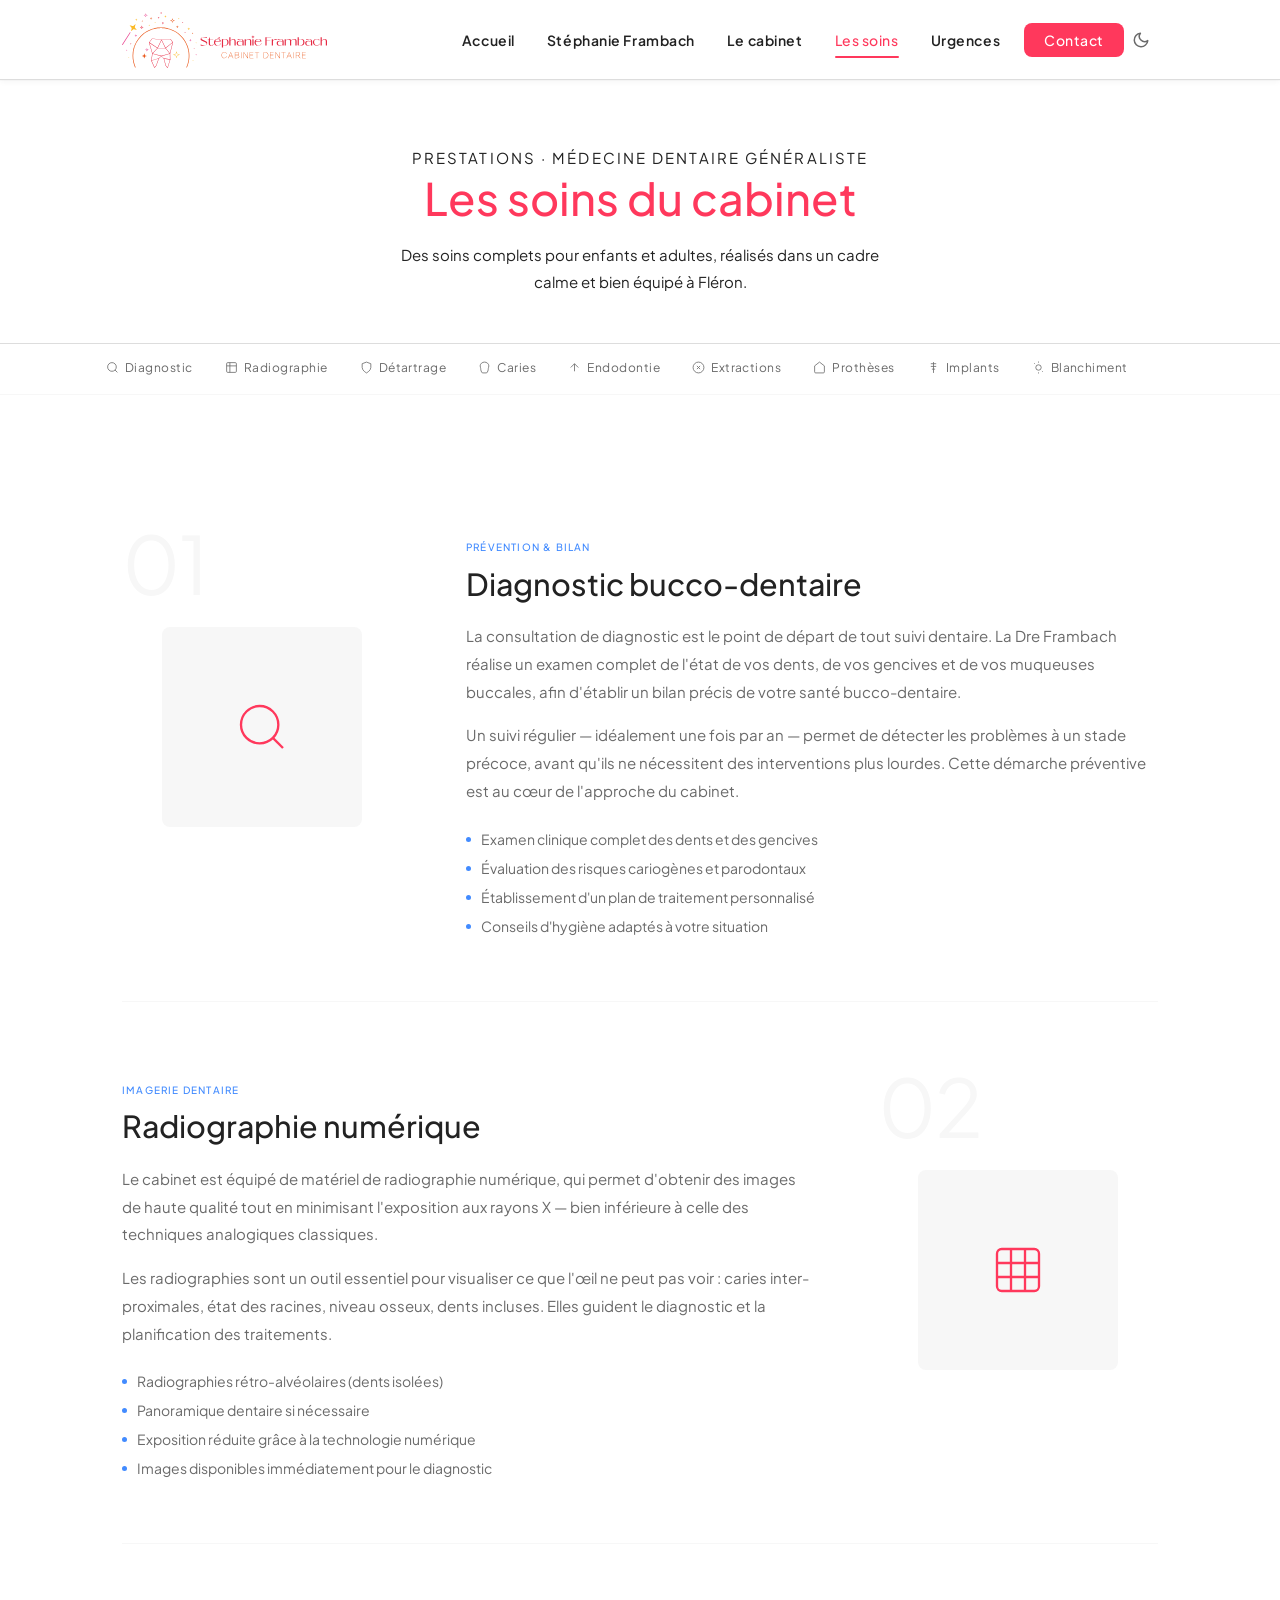
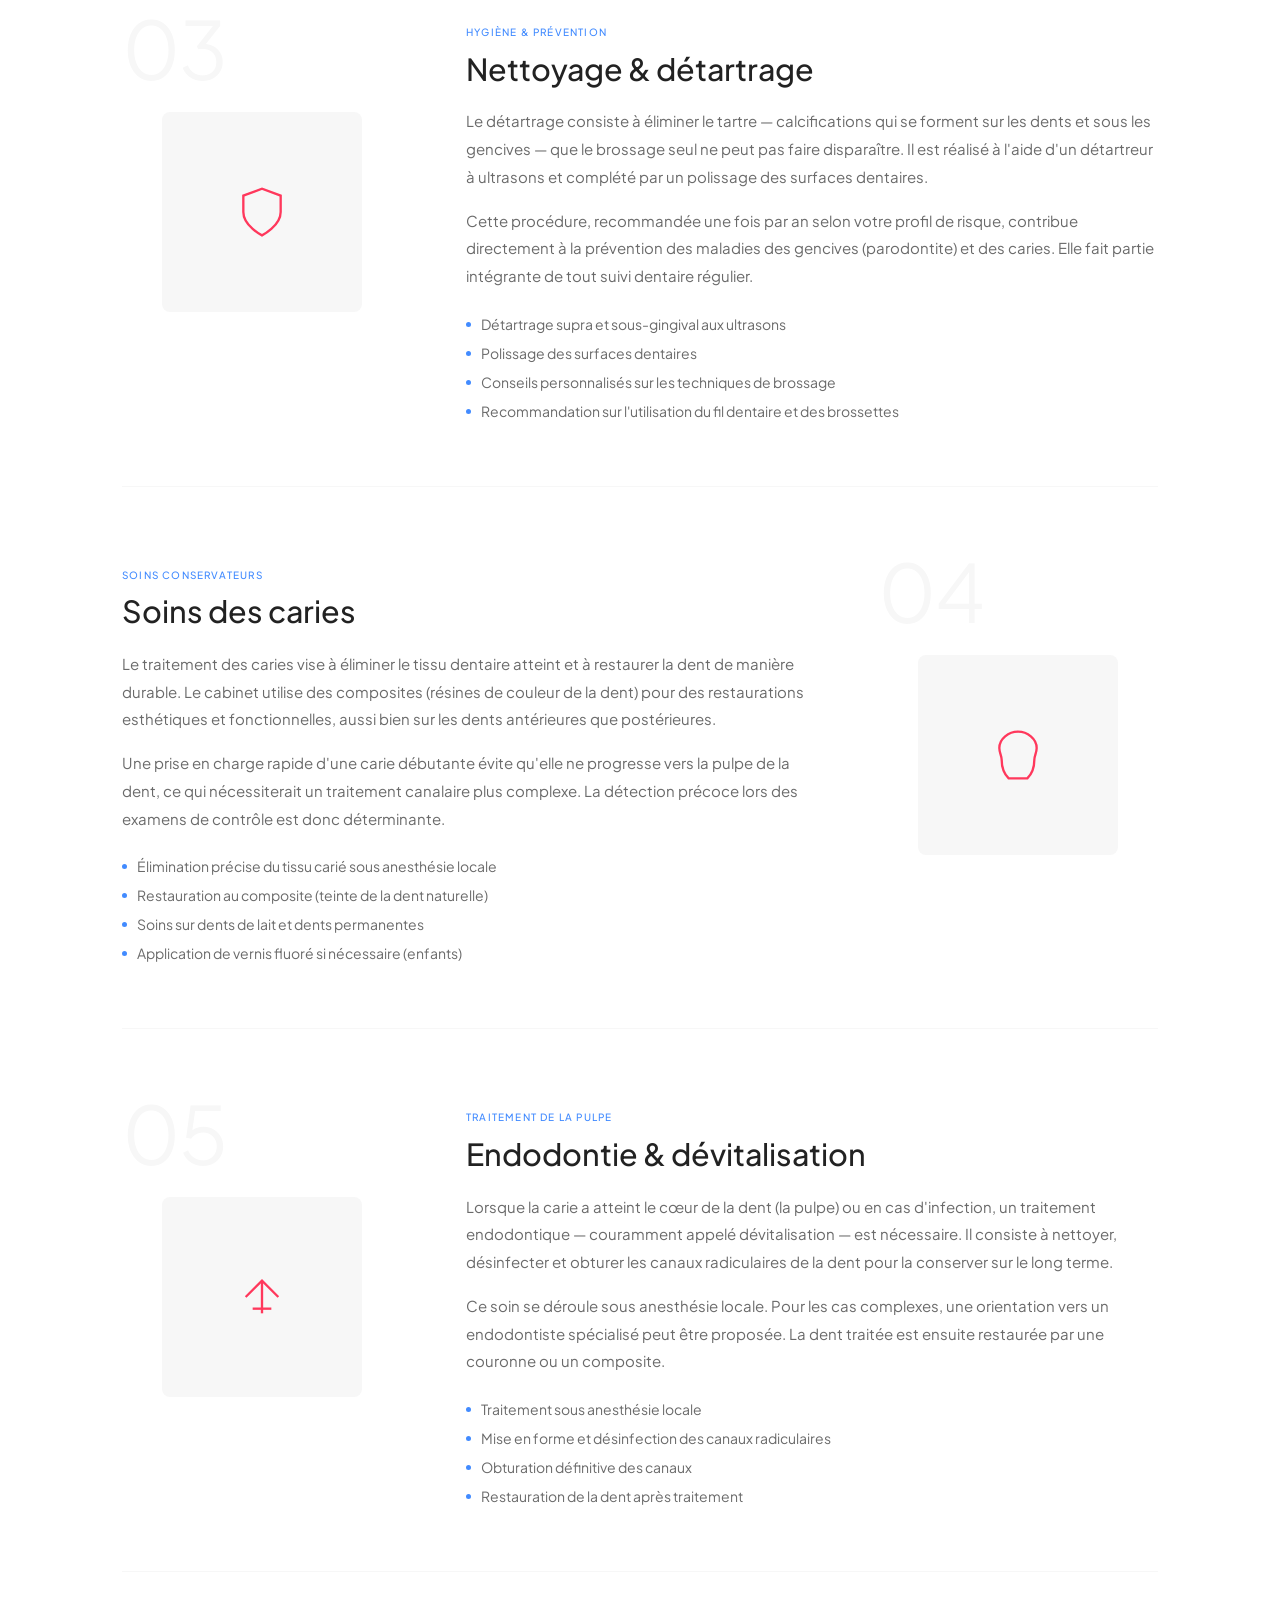
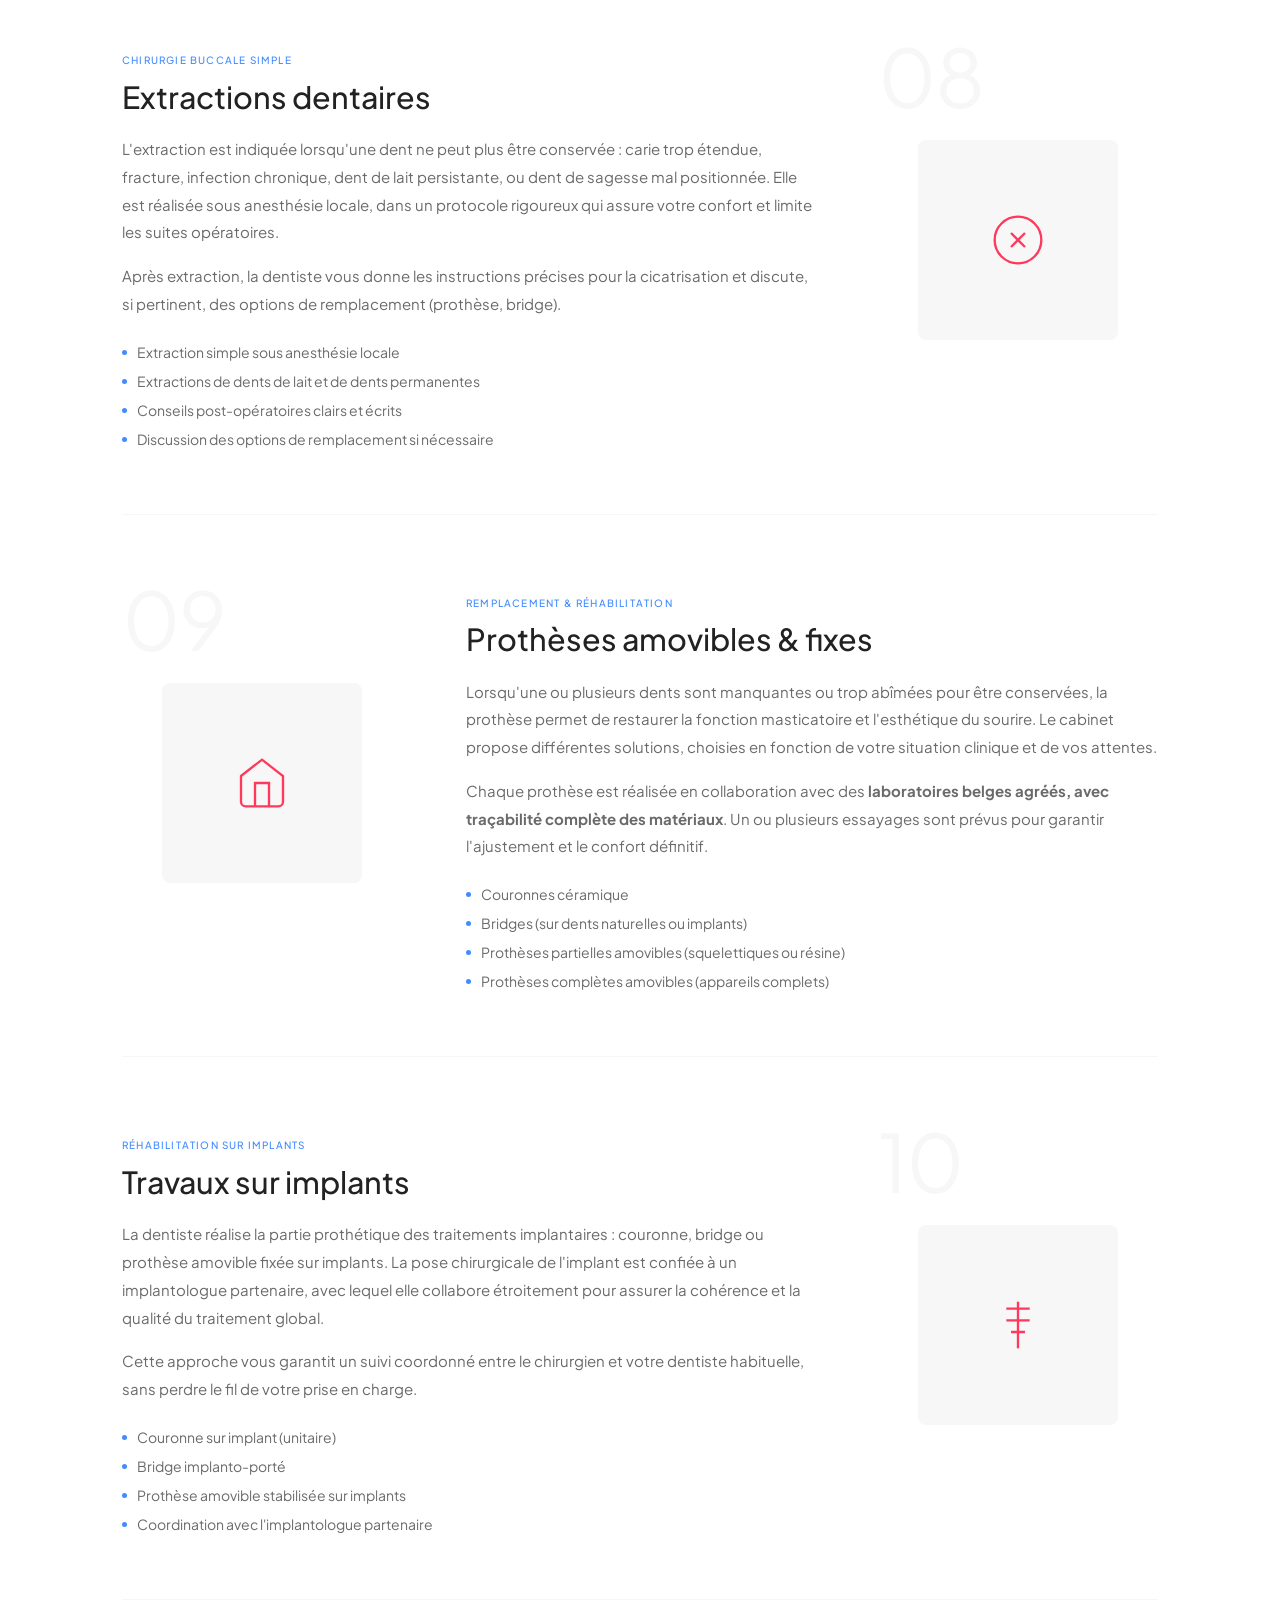
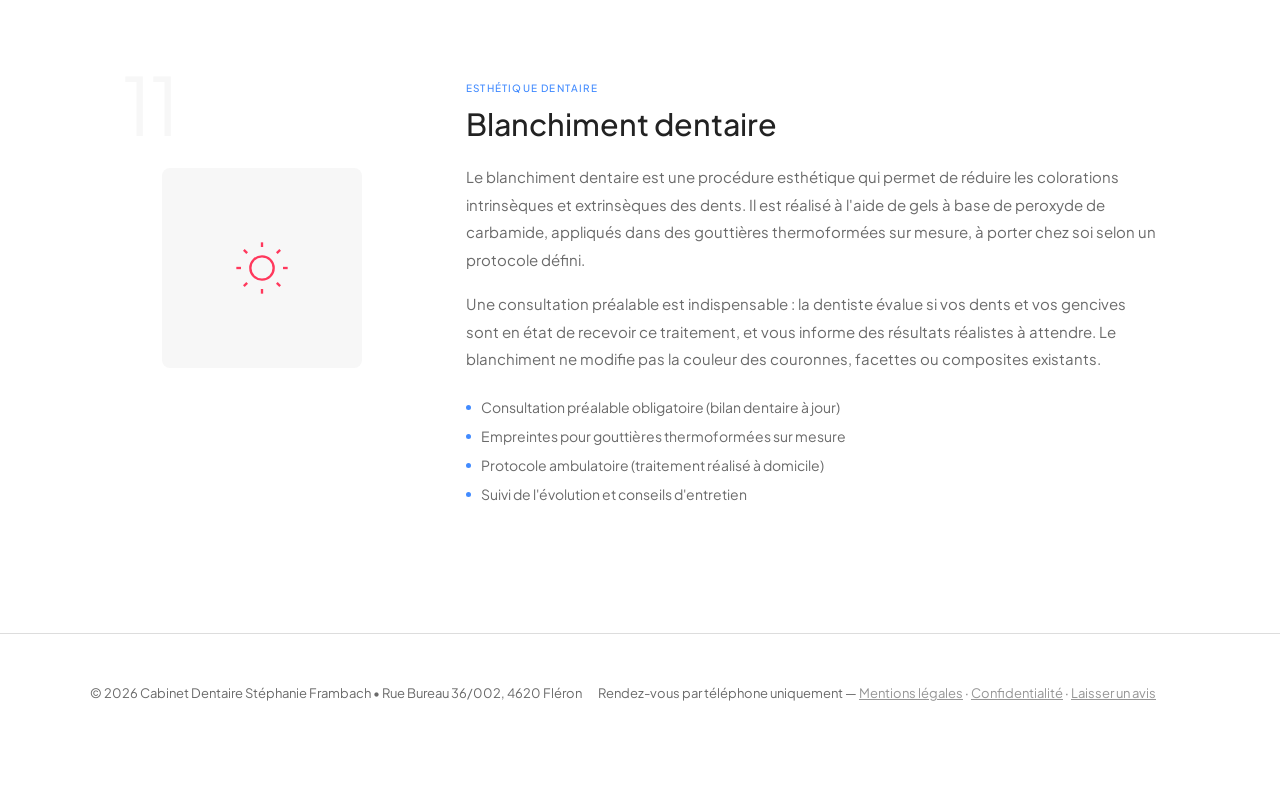
<file: les-soins.html>
﻿<!DOCTYPE html>
<html lang="fr">
<head>
  <meta charset="UTF-8">
  <meta name="viewport" content="width=device-width, initial-scale=1.0">
  <title>Les soins — Cabinet Dentaire Stéphanie Frambach · Fléron</title>
  <meta name="description" content="Découvrez tous les soins dentaires proposés par le Cabinet Dentaire Stéphanie Frambach à Fléron : diagnostic, détartrage, caries, endodontie, prothèses, éclaircissement.">
  <link rel="stylesheet" href="fonts/fonts.css">
  <link rel="preconnect" href="https://fonts.googleapis.com">
  <link rel="preconnect" href="https://fonts.gstatic.com" crossorigin>
  <link href="https://fonts.googleapis.com/css2?family=Plus+Jakarta+Sans:ital,wght@0,400;0,500;0,600;0,700;1,400&display=swap" rel="stylesheet">
  <link rel="canonical" href="https://www.dentisteframbach.com/les-soins.html">
  <meta property="og:type"         content="website">
  <meta property="og:site_name"    content="Cabinet Dentaire Stéphanie Frambach">
  <meta property="og:locale"       content="fr_BE">
  <meta property="og:url"          content="https://www.dentisteframbach.com/les-soins.html">
  <meta property="og:title"        content="Les soins — Cabinet Dentaire Stéphanie Frambach · Fléron">
  <meta property="og:description"  content="Découvrez tous les soins dentaires proposés par le Cabinet Dentaire Stéphanie Frambach à Fléron : diagnostic, détartrage, caries, endodontie, prothèses, éclaircissement.">
  <meta property="og:image"        content="https://www.dentisteframbach.com/images/cabinet.jpg">
  <meta property="og:image:width"  content="1449">
  <meta property="og:image:height" content="1085">
  <link rel="icon" type="image/png" href="images/favicon.png">
  <script>!function(){var t=localStorage.getItem("theme"),d=window.matchMedia&&window.matchMedia("(prefers-color-scheme:dark)").matches;document.documentElement.setAttribute("data-theme",t||(d?"dark":"light"))}();</script>
  <style>
    *, *::before, *::after { box-sizing: border-box; margin: 0; padding: 0; }

    :root {
      --bg:            #ffffff;
      --surface:       #ffffff;
      --surface-alt:   #f7f7f7;
      --surface-deep:  #f2f2f2;
      --border:        #dddddd;
      --border-subtle: #ebebeb;
      --texte:         #222222;
      --texte-doux:    #6a6a6a;
      --orange:        #ff385c;
      --orange-hover:  #e00b41;
      --orange-soft:   #ffd1da;
      --or:            #428bff;
      --or-pale:       #6a6a6a;
      --or-dk:         #222222;
      --serif: 'Plus Jakarta Sans', 'Airbnb Cereal VF', Circular, -apple-system, system-ui, sans-serif;
      --sans:  'Plus Jakarta Sans', 'Airbnb Cereal VF', Circular, -apple-system, system-ui, sans-serif;
    }

    [data-theme="dark"] {
      --bg:            #1a1a1a;
      --surface:       #222222;
      --surface-alt:   #2a2a2a;
      --surface-deep:  #333333;
      --border:        #3a3a3a;
      --border-subtle: #2e2e2e;
      --texte:         #f7f7f7;
      --texte-doux:    #929292;
      --orange:        #ff385c;
      --orange-hover:  #e00b41;
      --orange-soft:   #3a1020;
      --or:            #428bff;
      --or-pale:       #929292;
      --or-dk:         #f7f7f7;
    }

    html { scroll-behavior: smooth; }

    body {
      font-family: var(--sans);
      font-weight: 400;
      color: var(--texte);
      background: var(--bg);
      line-height: 1.7;
      font-size: 16px;
    }

    /* ─── NAV ─── */
    nav {
      background: var(--surface);
      border-bottom: 1px solid var(--border);
      box-shadow: rgba(0,0,0,0.02) 0 0 0 1px, rgba(0,0,0,0.04) 0 2px 6px 0;
      position: sticky;
      top: 0;
      z-index: 100;
      height: 80px;
      display: flex;
      justify-content: center;
    }
    .nav-inner {
      max-width: 1100px;
      width: 100%;
      padding: 0 2rem;
      display: flex;
      align-items: center;
    }
    .nav-brand {
      display: flex;
      align-items: center;
      text-decoration: none;
      height: 44px;
    }
    .nav-logo {
      height: 56px;
      width: auto;
      display: block;
    }
    .nav-logo-placeholder {
      display: none;
      font-family: var(--serif);
      font-size: 18px;
      font-weight: 500;
      color: var(--orange);
      line-height: 1.2;
    }
    .nav-logo-placeholder span {
      display: block;
      font-size: 11px;
      font-family: var(--sans);
      font-weight: 300;
      color: var(--texte-doux);
      letter-spacing: 0.06em;
      text-transform: uppercase;
      margin-top: 2px;
    }
    .nav-logo[data-error="true"] { display: none; }
    .nav-logo[data-error="true"] ~ .nav-logo-placeholder { display: block; }
    .nav-links {
      order: 2; margin-left: auto;
      display: flex;
      list-style: none;
      gap: 0;
      align-items: center;
    }
    .nav-links a {
      text-decoration: none;
      color: var(--texte);
      font-size: 14px;
      font-weight: 600;
      letter-spacing: 0.04em;
      padding: 8px 16px;
      border-radius: 4px;
      transition: color 0.2s, background 0.2s;
      position: relative;
    }
    .nav-links a:hover { color: var(--orange); background: var(--bg); }
    .nav-links a.active { color: var(--orange); font-weight: 500; }
    .nav-links a.active::after {
      content: '';
      position: absolute;
      bottom: -1px;
      left: 16px;
      right: 16px;
      height: 2px;
      background: var(--orange);
      border-radius: 1px;
    }
    .nav-cta {
      background: var(--orange) !important;
      color: var(--surface) !important;
      padding: 8px 20px !important;
      border-radius: 8px !important;
      font-weight: 500 !important;
      margin-left: 8px;
      transition: background 0.2s !important;
    }
    .nav-cta:hover { background: var(--orange-hover) !important; }
    .nav-theme-li { display: flex; align-items: center; margin-left: 4px; }
    .theme-toggle {
      order: 4;
      background: none;
      border: none;
      cursor: pointer;
      padding: 6px 8px;
      color: var(--texte-doux);
      display: flex;
      align-items: center;
      border-radius: 6px;
      transition: color 0.2s, background 0.2s;
    }
    .theme-toggle:hover { color: var(--orange); background: var(--surface-alt); }
    .theme-toggle svg { width: 18px; height: 18px; }
    .theme-toggle .icon-sun { display: none; }
    .theme-toggle .icon-moon { display: block; }
    [data-theme="dark"] .theme-toggle .icon-sun { display: block; }
    [data-theme="dark"] .theme-toggle .icon-moon { display: none; }
    .nav-hamburger { display: none; background: none; border: none; cursor: pointer; padding: 4px; order: 3; }

    /* ─── PAGE HERO ─── */
    .page-hero {
      background: var(--surface);
      border-bottom: 1px solid var(--border);
      padding: 4rem 2rem 3rem;
      text-align: center;
      position: relative;
      overflow: hidden;
    }
    .page-hero::before {
      content: '';
      position: absolute;
      inset: 0;
      background: none;
      pointer-events: none;
    }
    .page-hero-eyebrow {
      font-size: 11px;
      font-weight: 400;
      letter-spacing: 0.14em;
      text-transform: uppercase;
      color: var(--or);
      margin-bottom: 0.75rem;
      animation: fadeUp 0.6s ease both;
    }
    .page-hero h1 {
      font-family: var(--serif);
      font-size: clamp(1.8rem, 3.5vw, 2.8rem);
      font-weight: 500;
      color: var(--orange);
      line-height: 1.2;
      margin-bottom: 1rem;
      animation: fadeUp 0.6s 0.1s ease both
    }
    .page-hero p {
      font-size: 15px;
      color: var(--texte);
      max-width: 520px;
      margin: 0 auto;
      line-height: 1.8;
      animation: fadeUp 0.6s 0.2s ease both;
    }

    /* ─── SOMMAIRE / NAVIGATION SOINS ─── */
    .soins-nav-wrapper {
      position: sticky;
      top: 80px;
      z-index: 50;
      background: var(--surface);
      border-bottom: 1px solid var(--surface-alt);
    }
    .soins-nav {
      padding: 0 2rem;
      overflow-x: auto;
      -webkit-overflow-scrolling: touch;
      scrollbar-width: none;
    }
    .soins-nav::-webkit-scrollbar { display: none; }
    .soins-nav-toggle { display: none; }
    .soins-nav-inner {
      display: flex;
      gap: 0;
      max-width: 1100px;
      margin: 0 auto;
      white-space: nowrap;
    }
    .soins-scroll-btn {
      display: none;
      position: absolute;
      top: 0;
      bottom: 0;
      width: 52px;
      border: none;
      cursor: pointer;
      z-index: 3;
      align-items: center;
      justify-content: center;
      transition: opacity 0.2s;
      padding: 0;
    }
    .soins-scroll-btn--left {
      left: 0;
      background: linear-gradient(to right, var(--surface) 55%, transparent);
    }
    .soins-scroll-btn--right {
      right: 0;
      background: linear-gradient(to left, var(--surface) 55%, transparent);
    }
    .soins-scroll-btn svg {
      width: 16px;
      height: 16px;
      stroke: var(--texte-doux);
      fill: none;
      stroke-width: 2;
    }
    .soins-nav-wrapper.has-overflow .soins-scroll-btn { display: flex; }
    .soins-scroll-btn.is-hidden { opacity: 0; pointer-events: none; }
    .soins-nav-item {
      display: inline-flex;
      align-items: center;
      gap: 6px;
      padding: 14px 16px;
      font-size: 12px;
      font-weight: 400;
      letter-spacing: 0.04em;
      color: var(--texte-doux);
      text-decoration: none;
      border-bottom: 2px solid transparent;
      transition: color 0.2s, border-color 0.2s;
      flex-shrink: 0;
    }
    .soins-nav-item:hover { color: var(--texte); border-color: var(--or); }
    .soins-nav-item svg { width: 13px; height: 13px; stroke: currentColor; fill: none; stroke-width: 1.5; flex-shrink: 0; }

    /* ─── LAYOUT PRINCIPAL ─── */
    .soins-layout {
      max-width: 1100px;
      margin: 0 auto;
      padding: 4rem 2rem;
      display: flex;
      flex-direction: column;
      gap: 0;
    }

    /* ─── SOIN SECTION ─── */
    .soin-section {
      display: grid;
      grid-template-columns: 280px 1fr;
      gap: 4rem;
      padding: 4rem 0;
      border-bottom: 1px solid var(--surface-alt);
      scroll-margin-top: 120px;
    }
    .soin-section:last-child { border-bottom: none; }
    .soin-section:nth-child(even) {
      grid-template-columns: 1fr 280px;
    }
    .soin-section:nth-child(even) .soin-visual { order: 2; }
    .soin-section:nth-child(even) .soin-body { order: 1; }

    /* ─── SOIN VISUAL ─── */
    .soin-visual {
      display: flex;
      flex-direction: column;
      align-items: center;
      justify-content: flex-start;
      gap: 1.5rem;
    }
    .soin-icon-large {
      width: 100%;
      aspect-ratio: 1/1;
      max-width: 200px;
      background: var(--surface-alt);
      border-radius: 8px;
      display: flex;
      align-items: center;
      justify-content: center;
    }
    .soin-icon-large svg {
      width: 56px;
      height: 56px;
      stroke: var(--orange);
      fill: none;
      stroke-width: 1;
    }
    .soin-number {
      font-family: var(--serif);
      font-size: 5rem;
      font-weight: 400;
      color: var(--surface-alt);
      line-height: 1;
      letter-spacing: -0.02em;
      align-self: flex-start;
    }

    /* ─── SOIN BODY ─── */
    .soin-body { padding-top: 0.5rem; }
    .soin-tag {
      display: inline-block;
      font-size: 10px;
      font-weight: 500;
      letter-spacing: 0.12em;
      text-transform: uppercase;
      color: var(--or);
      margin-bottom: 0.6rem;
    }
    .soin-body h2 {
      font-family: var(--serif);
      font-size: clamp(1.4rem, 2.5vw, 1.9rem);
      font-weight: 500;
      color: var(--texte);
      line-height: 1.2;
      margin-bottom: 1.25rem;
    }
    .soin-body p {
      font-size: 15px;
      color: var(--texte-doux);
      line-height: 1.85;
      margin-bottom: 1rem;
    }
    .soin-body p:last-of-type { margin-bottom: 0; }
    .soin-details {
      margin-top: 1.5rem;
      display: flex;
      flex-direction: column;
      gap: 8px;
    }
    .soin-detail-item {
      display: flex;
      align-items: flex-start;
      gap: 10px;
      font-size: 14px;
      color: var(--texte-doux);
      line-height: 1.5;
    }
    .soin-detail-item::before {
      content: '';
      width: 5px;
      height: 5px;
      border-radius: 50%;
      background: var(--or);
      margin-top: 8px;
      flex-shrink: 0;
    }

    /* ─── FOOTER ─── */
    footer {
      background: var(--surface);
      border-top: 1px solid var(--border);
      padding: 3rem 2rem 1.5rem;
    }
    .footer-inner {
      max-width: 1100px;
      margin: 0 auto;
    }
    .footer-top {
      display: flex;
      justify-content: space-between;
      align-items: flex-start;
      gap: 2rem;
      flex-wrap: wrap;
      padding-bottom: 2rem;
      border-bottom: 1px solid rgba(255,255,255,0.08);
      margin-bottom: 1.5rem;
    }
    .footer-bottom {
      display: flex;
      justify-content: space-between;
      align-items: center;
      flex-wrap: wrap;
      gap: 1rem;
    }
    .footer-copy { font-size: 13px; color: var(--texte-doux); }
    .footer-copy a { color: inherit; text-decoration: underline; opacity: 0.7; }
    .footer-copy a:hover { opacity: 1; }

    /* ─── ANIMATIONS ─── */
    @keyframes fadeUp {
      from { opacity: 0; transform: translateY(14px); }
      to   { opacity: 1; transform: translateY(0); }
    }

    /* ─── MOBILE ─── */
    @media (max-width: 768px) {
      .nav-links { display: none; }
      .nav-hamburger { display: flex; flex-direction: column; gap: 4px; margin-left: auto; }
      .theme-toggle { margin-left: 8px; order: 4; }
      .nav-hamburger span { display: block; width: 22px; height: 1.5px; background: var(--texte); border-radius: 1px; }
      .nav-links.open {
        display: flex;
        flex-direction: column;
        position: absolute;
        top: 80px;
        left: 0; right: 0;
        background: var(--surface);
        border-bottom: 1px solid var(--surface-alt);
        padding: 1rem;
        gap: 4px;
      }
      .nav-links.open a { padding: 10px 12px; }
      .nav-cta { margin-left: 0; }
      .soin-section,
      .soin-section:nth-child(even) {
        grid-template-columns: 1fr;
        gap: 1.5rem;
        padding: 2.5rem 0;
      }
      .soin-section:nth-child(even) .soin-visual,
      .soin-section:nth-child(even) .soin-body { order: unset; }
      .soin-icon-large { max-width: 120px; }
      .soin-visual { flex-direction: row; align-items: center; }
      .soin-number { font-size: 3.5rem; }
      .soins-layout { padding: 2rem 1.5rem; }
      footer .footer-top { flex-direction: column; }

      /* ─── TYPOGRAPHIE MOBILE ─── */
      body { font-weight: 400; line-height: 1.75; }
      .page-hero h1 { line-height: 1.3; }
      .page-hero p { font-size: 1rem; line-height: 1.8; }
      .soin-body h2 { line-height: 1.35; }
      .soin-body p { font-size: 1rem; }
      .btn-primary, .btn-secondary { font-size: 0.875rem; padding: 11px 22px; }
    }
  </style>
</head>
<body>

  <!-- NAVIGATION -->
  <nav id="nav">
    <div class="nav-inner">
    <a href="index.html" class="nav-brand">
      <img
        src="images/logo-frambach.svg"
        alt="Cabinet Dentaire Stéphanie Frambach"
        class="nav-logo"
        onerror="this.setAttribute('data-error','true')"
      />
      <span class="nav-logo-placeholder">
        Cabinet Dentaire Stéphanie Frambach
        <span>Dentiste généraliste · Fléron</span>
      </span>
    </a>
    <button class="theme-toggle" onclick="toggleTheme()" aria-label="Changer le thème"><svg class="icon-sun" viewBox="0 0 24 24" fill="none" stroke="currentColor" stroke-width="2" stroke-linecap="round" stroke-linejoin="round"><circle cx="12" cy="12" r="5"/><line x1="12" y1="1" x2="12" y2="3"/><line x1="12" y1="21" x2="12" y2="23"/><line x1="4.22" y1="4.22" x2="5.64" y2="5.64"/><line x1="18.36" y1="18.36" x2="19.78" y2="19.78"/><line x1="1" y1="12" x2="3" y2="12"/><line x1="21" y1="12" x2="23" y2="12"/><line x1="4.22" y1="19.78" x2="5.64" y2="18.36"/><line x1="18.36" y1="5.64" x2="19.78" y2="4.22"/></svg><svg class="icon-moon" viewBox="0 0 24 24" fill="none" stroke="currentColor" stroke-width="2" stroke-linecap="round" stroke-linejoin="round"><path d="M21 12.79A9 9 0 1 1 11.21 3 7 7 0 0 0 21 12.79z"/></svg></button>
    <button class="nav-hamburger" id="hamburger" aria-label="Menu" onclick="document.querySelector('.nav-links').classList.toggle('open')">
      <span></span><span></span><span></span>
    </button>
    <ul class="nav-links" id="nav-links">
      <li><a href="index.html">Accueil</a></li>
      <li><a href="docteur-frambach.html">Stéphanie Frambach</a></li>
      <li><a href="le-cabinet.html">Le cabinet</a></li>
      <li><a href="les-soins.html" class="active">Les soins</a></li>
      <li><a href="urgences.html">Urgences</a></li>
      <li><a href="contact.html" class="nav-cta">Contact</a></li>
    </ul>
    </div>
  </nav>

  <!-- PAGE HERO -->
  <section class="page-hero">
    <p class="page-hero-eyebrow">Prestations · Médecine dentaire généraliste</p>
    <h1>Les soins du cabinet</h1>
    <p>Des soins complets pour enfants et adultes, réalisés dans un cadre calme et bien équipé à Fléron.</p>
  </section>

  <!-- SOMMAIRE NAVIGATION -->
  <div class="soins-nav-wrapper" id="soins-nav-wrapper">
    <button class="soins-scroll-btn soins-scroll-btn--left is-hidden" id="soins-btn-left" aria-label="Défiler à gauche">
      <svg viewBox="0 0 24 24"><polyline points="15 18 9 12 15 6"/></svg>
    </button>
    <div class="soins-nav" id="soins-nav">
    <div class="soins-nav-inner" id="soins-nav-inner">
        <a href="#diagnostic" class="soins-nav-item">
          <svg viewBox="0 0 24 24"><circle cx="11" cy="11" r="8"/><line x1="21" y1="21" x2="16.65" y2="16.65"/></svg>
          Diagnostic
        </a>
        <a href="#radio" class="soins-nav-item">
          <svg viewBox="0 0 24 24"><rect x="3" y="3" width="18" height="18" rx="2"/><line x1="3" y1="9" x2="21" y2="9"/><line x1="9" y1="3" x2="9" y2="21"/></svg>
          Radiographie
        </a>
        <a href="#nettoyage" class="soins-nav-item">
          <svg viewBox="0 0 24 24"><path d="M12 22s8-4 8-10V5l-8-3-8 3v7c0 6 8 10 8 10z"/></svg>
          Détartrage
        </a>
        <a href="#caries" class="soins-nav-item">
          <svg viewBox="0 0 24 24"><path d="M12 2C8 2 4 5 4 9c0 2 1 3.5 1 5 0 3 1 6 3 8h8c2-2 3-5 3-8 0-1.5 1-3 1-5 0-4-4-7-8-7z"/></svg>
          Caries
        </a>
        <a href="#endodontie" class="soins-nav-item">
          <svg viewBox="0 0 24 24"><line x1="12" y1="5" x2="12" y2="19"/><polyline points="5 12 12 5 19 12"/></svg>
          Endodontie
        </a>        
        <a href="#extractions" class="soins-nav-item">
          <svg viewBox="0 0 24 24"><circle cx="12" cy="12" r="10"/><line x1="15" y1="9" x2="9" y2="15"/><line x1="9" y1="9" x2="15" y2="15"/></svg>
          Extractions
        </a>
        <a href="#protheses" class="soins-nav-item">
          <svg viewBox="0 0 24 24"><path d="M3 9l9-7 9 7v11a2 2 0 01-2 2H5a2 2 0 01-2-2z"/></svg>
          Prothèses
        </a>
        <a href="#implants" class="soins-nav-item">
          <svg viewBox="0 0 24 24"><line x1="12" y1="2" x2="12" y2="22"/><path d="M7 5h10M7 10h10M9 15h6"/></svg>
          Implants
        </a>
        <a href="#eclaircissement" class="soins-nav-item">
          <svg viewBox="0 0 24 24"><circle cx="12" cy="12" r="5"/><line x1="12" y1="1" x2="12" y2="3"/><line x1="12" y1="21" x2="12" y2="23"/><line x1="4.22" y1="4.22" x2="5.64" y2="5.64"/><line x1="18.36" y1="18.36" x2="19.78" y2="19.78"/></svg>
          Blanchiment
        </a>
      </div>
    </div><!-- /soins-nav -->
    <button class="soins-scroll-btn soins-scroll-btn--right" id="soins-btn-right" aria-label="Défiler à droite">
      <svg viewBox="0 0 24 24"><polyline points="9 18 15 12 9 6"/></svg>
    </button>
  </div><!-- /soins-nav-wrapper -->

  <!-- CONTENU SOINS -->
  <div class="soins-layout">

    <!-- 01 · DIAGNOSTIC -->
    <section id="diagnostic" class="soin-section">
      <div class="soin-visual">
        <span class="soin-number">01</span>
        <div class="soin-icon-large">
          <svg viewBox="0 0 24 24"><circle cx="11" cy="11" r="8"/><line x1="21" y1="21" x2="16.65" y2="16.65"/></svg>
        </div>
      </div>
      <div class="soin-body">
        <span class="soin-tag">Prévention & bilan</span>
        <h2>Diagnostic bucco-dentaire</h2>
        <p>La consultation de diagnostic est le point de départ de tout suivi dentaire. La Dre Frambach réalise un examen complet de l'état de vos dents, de vos gencives et de vos muqueuses buccales, afin d'établir un bilan précis de votre santé bucco-dentaire.</p>
        <p>Un suivi régulier — idéalement une fois par an — permet de détecter les problèmes à un stade précoce, avant qu'ils ne nécessitent des interventions plus lourdes. Cette démarche préventive est au cœur de l'approche du cabinet.</p>
        <div class="soin-details">
          <div class="soin-detail-item">Examen clinique complet des dents et des gencives</div>
          <div class="soin-detail-item">Évaluation des risques cariogènes et parodontaux</div>
          <div class="soin-detail-item">Établissement d'un plan de traitement personnalisé</div>
          <div class="soin-detail-item">Conseils d'hygiène adaptés à votre situation</div>
        </div>
      </div>
    </section>

    <!-- 02 · RADIOGRAPHIE -->
    <section id="radio" class="soin-section">
      <div class="soin-visual">
        <span class="soin-number">02</span>
        <div class="soin-icon-large">
          <svg viewBox="0 0 24 24"><rect x="3" y="3" width="18" height="18" rx="2"/><line x1="3" y1="9" x2="21" y2="9"/><line x1="3" y1="15" x2="21" y2="15"/><line x1="9" y1="3" x2="9" y2="21"/><line x1="15" y1="3" x2="15" y2="21"/></svg>
        </div>
      </div>
      <div class="soin-body">
        <span class="soin-tag">Imagerie dentaire</span>
        <h2>Radiographie numérique</h2>
        <p>Le cabinet est équipé de matériel de radiographie numérique, qui permet d'obtenir des images de haute qualité tout en minimisant l'exposition aux rayons X — bien inférieure à celle des techniques analogiques classiques.</p>
        <p>Les radiographies sont un outil essentiel pour visualiser ce que l'œil ne peut pas voir : caries inter-proximales, état des racines, niveau osseux, dents incluses. Elles guident le diagnostic et la planification des traitements.</p>
        <div class="soin-details">
          <div class="soin-detail-item">Radiographies rétro-alvéolaires (dents isolées)</div>
          <div class="soin-detail-item">Panoramique dentaire si nécessaire</div>
          <div class="soin-detail-item">Exposition réduite grâce à la technologie numérique</div>
          <div class="soin-detail-item">Images disponibles immédiatement pour le diagnostic</div>
        </div>
      </div>
    </section>

    <!-- 03 · NETTOYAGE -->
    <section id="nettoyage" class="soin-section">
      <div class="soin-visual">
        <span class="soin-number">03</span>
        <div class="soin-icon-large">
          <svg viewBox="0 0 24 24"><path d="M12 22s8-4 8-10V5l-8-3-8 3v7c0 6 8 10 8 10z"/></svg>
        </div>
      </div>
      <div class="soin-body">
        <span class="soin-tag">Hygiène & prévention</span>
        <h2>Nettoyage & détartrage</h2>
        <p>Le détartrage consiste à éliminer le tartre — calcifications qui se forment sur les dents et sous les gencives — que le brossage seul ne peut pas faire disparaître. Il est réalisé à l'aide d'un détartreur à ultrasons et complété par un polissage des surfaces dentaires.</p>
        <p>Cette procédure, recommandée une fois par an selon votre profil de risque, contribue directement à la prévention des maladies des gencives (parodontite) et des caries. Elle fait partie intégrante de tout suivi dentaire régulier.</p>
        <div class="soin-details">
          <div class="soin-detail-item">Détartrage supra et sous-gingival aux ultrasons</div>
          <div class="soin-detail-item">Polissage des surfaces dentaires</div>
          <div class="soin-detail-item">Conseils personnalisés sur les techniques de brossage</div>
          <div class="soin-detail-item">Recommandation sur l'utilisation du fil dentaire et des brossettes</div>
        </div>
      </div>
    </section>

    <!-- 04 · CARIES -->
    <section id="caries" class="soin-section">
      <div class="soin-visual">
        <span class="soin-number">04</span>
        <div class="soin-icon-large">
          <svg viewBox="0 0 24 24"><path d="M12 2C8 2 4 5 4 9c0 2 1 3.5 1 5 0 3 1 6 3 8h8c2-2 3-5 3-8 0-1.5 1-3 1-5 0-4-4-7-8-7z"/></svg>
        </div>
      </div>
      <div class="soin-body">
        <span class="soin-tag">Soins conservateurs</span>
        <h2>Soins des caries</h2>
        <p>Le traitement des caries vise à éliminer le tissu dentaire atteint et à restaurer la dent de manière durable. Le cabinet utilise des composites (résines de couleur de la dent) pour des restaurations esthétiques et fonctionnelles, aussi bien sur les dents antérieures que postérieures.</p>
        <p>Une prise en charge rapide d'une carie débutante évite qu'elle ne progresse vers la pulpe de la dent, ce qui nécessiterait un traitement canalaire plus complexe. La détection précoce lors des examens de contrôle est donc déterminante.</p>
        <div class="soin-details">
          <div class="soin-detail-item">Élimination précise du tissu carié sous anesthésie locale</div>
          <div class="soin-detail-item">Restauration au composite (teinte de la dent naturelle)</div>
          <div class="soin-detail-item">Soins sur dents de lait et dents permanentes</div>
          <div class="soin-detail-item">Application de vernis fluoré si nécessaire (enfants)</div>
        </div>
      </div>
    </section>

    <!-- 05 · ENDODONTIE -->
    <section id="endodontie" class="soin-section">
      <div class="soin-visual">
        <span class="soin-number">05</span>
        <div class="soin-icon-large">
          <svg viewBox="0 0 24 24"><line x1="12" y1="5" x2="12" y2="19"/><polyline points="5 12 12 5 19 12"/><line x1="8" y1="17" x2="16" y2="17"/></svg>
        </div>
      </div>
      <div class="soin-body">
        <span class="soin-tag">Traitement de la pulpe</span>
        <h2>Endodontie & dévitalisation</h2>
        <p>Lorsque la carie a atteint le cœur de la dent (la pulpe) ou en cas d'infection, un traitement endodontique — couramment appelé dévitalisation — est nécessaire. Il consiste à nettoyer, désinfecter et obturer les canaux radiculaires de la dent pour la conserver sur le long terme.</p>
        <p>Ce soin se déroule sous anesthésie locale. Pour les cas complexes, une orientation vers un endodontiste spécialisé peut être proposée. La dent traitée est ensuite restaurée par une couronne ou un composite.</p>
        <div class="soin-details">
          <div class="soin-detail-item">Traitement sous anesthésie locale</div>
          <div class="soin-detail-item">Mise en forme et désinfection des canaux radiculaires</div>
          <div class="soin-detail-item">Obturation définitive des canaux</div>
          <div class="soin-detail-item">Restauration de la dent après traitement</div>
        </div>
      </div>
    </section>
    
    <!-- 08 · EXTRACTIONS -->
    <section id="extractions" class="soin-section">
      <div class="soin-visual">
        <span class="soin-number">08</span>
        <div class="soin-icon-large">
          <svg viewBox="0 0 24 24"><circle cx="12" cy="12" r="10"/><line x1="15" y1="9" x2="9" y2="15"/><line x1="9" y1="9" x2="15" y2="15"/></svg>
        </div>
      </div>
      <div class="soin-body">
        <span class="soin-tag">Chirurgie buccale simple</span>
        <h2>Extractions dentaires</h2>
        <p>L'extraction est indiquée lorsqu'une dent ne peut plus être conservée : carie trop étendue, fracture, infection chronique, dent de lait persistante, ou dent de sagesse mal positionnée. Elle est réalisée sous anesthésie locale, dans un protocole rigoureux qui assure votre confort et limite les suites opératoires.</p>
        <p>Après extraction, la dentiste vous donne les instructions précises pour la cicatrisation et discute, si pertinent, des options de remplacement (prothèse, bridge).</p>
        <div class="soin-details">
          <div class="soin-detail-item">Extraction simple sous anesthésie locale</div>
          <div class="soin-detail-item">Extractions de dents de lait et de dents permanentes</div>
          <div class="soin-detail-item">Conseils post-opératoires clairs et écrits</div>
          <div class="soin-detail-item">Discussion des options de remplacement si nécessaire</div>
        </div>
      </div>
    </section>

    <!-- 09 · PROTHESES -->
    <section id="protheses" class="soin-section">
      <div class="soin-visual">
        <span class="soin-number">09</span>
        <div class="soin-icon-large">
          <svg viewBox="0 0 24 24"><path d="M3 9l9-7 9 7v11a2 2 0 01-2 2H5a2 2 0 01-2-2z"/><polyline points="9 22 9 12 15 12 15 22"/></svg>
        </div>
      </div>
      <div class="soin-body">
        <span class="soin-tag">Remplacement & réhabilitation</span>
        <h2>Prothèses amovibles & fixes</h2>
        <p>Lorsqu'une ou plusieurs dents sont manquantes ou trop abîmées pour être conservées, la prothèse permet de restaurer la fonction masticatoire et l'esthétique du sourire. Le cabinet propose différentes solutions, choisies en fonction de votre situation clinique et de vos attentes.</p>
        <p>Chaque prothèse est réalisée en collaboration avec des <strong>laboratoires belges agréés, avec traçabilité complète des matériaux</strong>. Un ou plusieurs essayages sont prévus pour garantir l'ajustement et le confort définitif.</p>
        <div class="soin-details">
          <div class="soin-detail-item">Couronnes céramique</div>
          <div class="soin-detail-item">Bridges (sur dents naturelles ou implants)</div>
          <div class="soin-detail-item">Prothèses partielles amovibles (squelettiques ou résine)</div>
          <div class="soin-detail-item">Prothèses complètes amovibles (appareils complets)</div>
        </div>
      </div>
    </section>

    <!-- 10 · IMPLANTS -->
    <section id="implants" class="soin-section">
      <div class="soin-visual">
        <span class="soin-number">10</span>
        <div class="soin-icon-large">
          <svg viewBox="0 0 24 24"><line x1="12" y1="2" x2="12" y2="22"/><path d="M7 5h10M7 10h10M9 15h6"/></svg>
        </div>
      </div>
      <div class="soin-body">
        <span class="soin-tag">Réhabilitation sur implants</span>
        <h2>Travaux sur implants</h2>
        <p>La dentiste réalise la partie prothétique des traitements implantaires : couronne, bridge ou prothèse amovible fixée sur implants. La pose chirurgicale de l'implant est confiée à un implantologue partenaire, avec lequel elle collabore étroitement pour assurer la cohérence et la qualité du traitement global.</p>
        <p>Cette approche vous garantit un suivi coordonné entre le chirurgien et votre dentiste habituelle, sans perdre le fil de votre prise en charge.</p>
        <div class="soin-details">
          <div class="soin-detail-item">Couronne sur implant (unitaire)</div>
          <div class="soin-detail-item">Bridge implanto-porté</div>
          <div class="soin-detail-item">Prothèse amovible stabilisée sur implants</div>
          <div class="soin-detail-item">Coordination avec l'implantologue partenaire</div>
        </div>
      </div>
    </section>

    <!-- 11 · ÉCLAIRCISSEMENT -->
    <section id="eclaircissement" class="soin-section">
      <div class="soin-visual">
        <span class="soin-number">11</span>
        <div class="soin-icon-large">
          <svg viewBox="0 0 24 24"><circle cx="12" cy="12" r="5"/><line x1="12" y1="1" x2="12" y2="3"/><line x1="12" y1="21" x2="12" y2="23"/><line x1="4.22" y1="4.22" x2="5.64" y2="5.64"/><line x1="18.36" y1="18.36" x2="19.78" y2="19.78"/><line x1="1" y1="12" x2="3" y2="12"/><line x1="21" y1="12" x2="23" y2="12"/><line x1="4.22" y1="19.78" x2="5.64" y2="18.36"/><line x1="18.36" y1="5.64" x2="19.78" y2="4.22"/></svg>
        </div>
      </div>
      <div class="soin-body">
        <span class="soin-tag">Esthétique dentaire</span>
        <h2>Blanchiment dentaire</h2>
        <p>Le blanchiment dentaire est une procédure esthétique qui permet de réduire les colorations intrinsèques et extrinsèques des dents. Il est réalisé à l'aide de gels à base de peroxyde de carbamide, appliqués dans des gouttières thermoformées sur mesure, à porter chez soi selon un protocole défini.</p>
        <p>Une consultation préalable est indispensable : la dentiste évalue si vos dents et vos gencives sont en état de recevoir ce traitement, et vous informe des résultats réalistes à attendre. Le blanchiment ne modifie pas la couleur des couronnes, facettes ou composites existants.</p>
        <div class="soin-details">
          <div class="soin-detail-item">Consultation préalable obligatoire (bilan dentaire à jour)</div>
          <div class="soin-detail-item">Empreintes pour gouttières thermoformées sur mesure</div>
          <div class="soin-detail-item">Protocole ambulatoire (traitement réalisé à domicile)</div>
          <div class="soin-detail-item">Suivi de l'évolution et conseils d'entretien</div>
        </div>
      </div>
    </section>

  </div><!-- /soins-layout -->

  <!-- FOOTER -->
  <footer>
    <div class="footer-inner">
      <div class="footer-top">
      <div class="footer-bottom">
        <p class="footer-copy">© 2026 Cabinet Dentaire Stéphanie Frambach • Rue Bureau 36/002, 4620 Fléron</p>
        <p class="footer-copy">Rendez-vous par téléphone uniquement — <a href="mentions-legales.html">Mentions légales</a> · <a href="politique-de-confidentialite.html">Confidentialité</a> · <a href="https://www.google.com/search?sca_esv=3df39b1f29bc2f8f&sxsrf=ANbL-n7Ypntmsi2mDtUpsgQH4TIjG6ddMg:1777442916231&si=AL3DRZFIhG6pAqfNLal55wUTwygCG0fClF3UxiOmgw9Hq7nbWQ_9FLi091JX9YJ6JtrWbzt2RheUGinvZo4nqyVSPJp3hwSlm3Px4ykmmLHrIBm7LLf8hU2JE641ZBtiujvEfCTGknKCRJobtBTjHGIUFoP81W72d01PgXNHRb6j4V80ic9vRD8%3D&q=Cabinet+dentaire+St%C3%A9phanie+Frambach+Avis&sa=X&ved=2ahUKEwi1qIXtspKUAxWPzgIHHQCEPckQ0bkNegQIRBAF&biw=3440&bih=1271&dpr=1" target="_blank" rel="noopener noreferrer">Laisser un avis</a></p>
      </div>
    </div>
  </footer>

  <script>
    (function () {
      const wrapper = document.getElementById('soins-nav-wrapper');
      const nav     = document.getElementById('soins-nav');
      const btnL    = document.getElementById('soins-btn-left');
      const btnR    = document.getElementById('soins-btn-right');
      if (!wrapper || !nav || !btnL || !btnR) return;

      function update() {
        const overflows = nav.scrollWidth > nav.clientWidth + 2;
        wrapper.classList.toggle('has-overflow', overflows);
        btnL.classList.toggle('is-hidden', nav.scrollLeft <= 4);
        btnR.classList.toggle('is-hidden', nav.scrollLeft + nav.clientWidth >= nav.scrollWidth - 4);
      }

      btnL.addEventListener('click', () => nav.scrollBy({ left: -200, behavior: 'smooth' }));
      btnR.addEventListener('click', () => nav.scrollBy({ left:  200, behavior: 'smooth' }));
      nav.addEventListener('scroll', update);
      window.addEventListener('resize', update);
      update();
    })();
  </script>
  <script src="theme.js"></script>
</body>
</html>
</file>
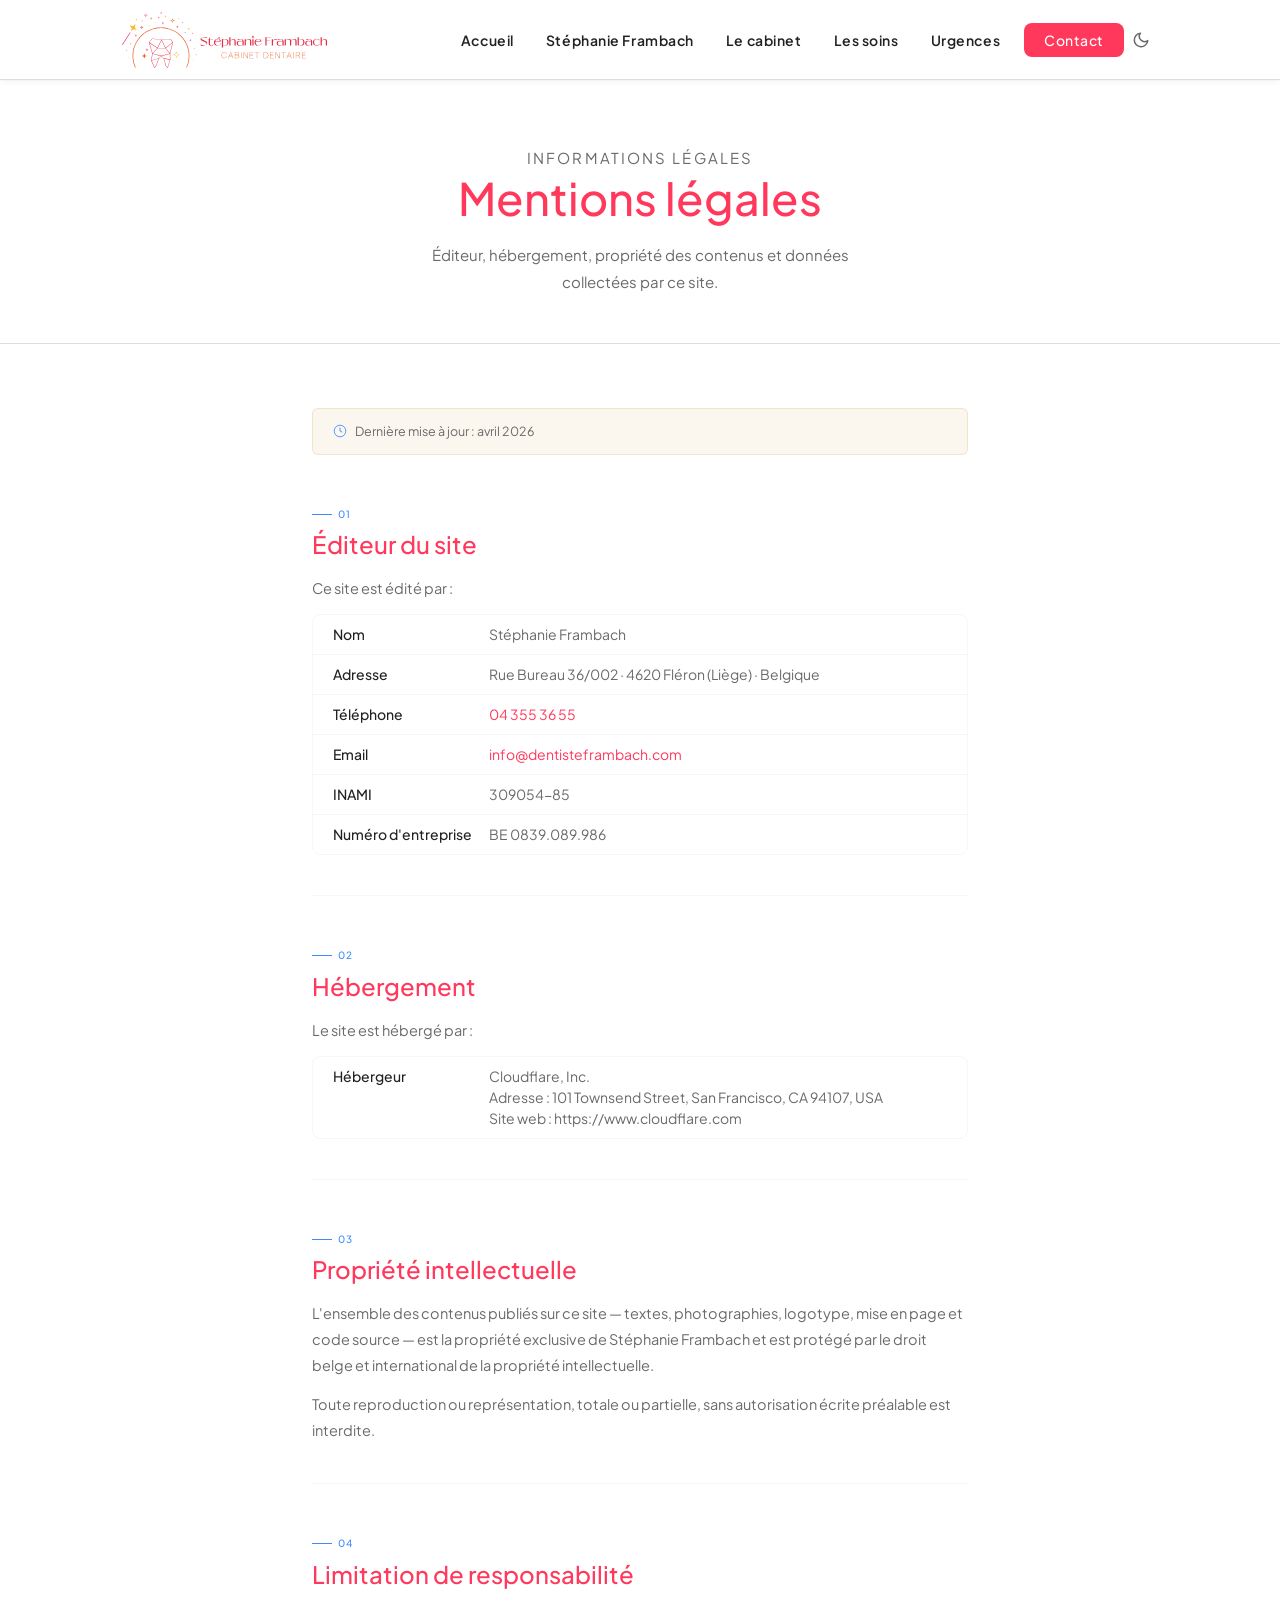
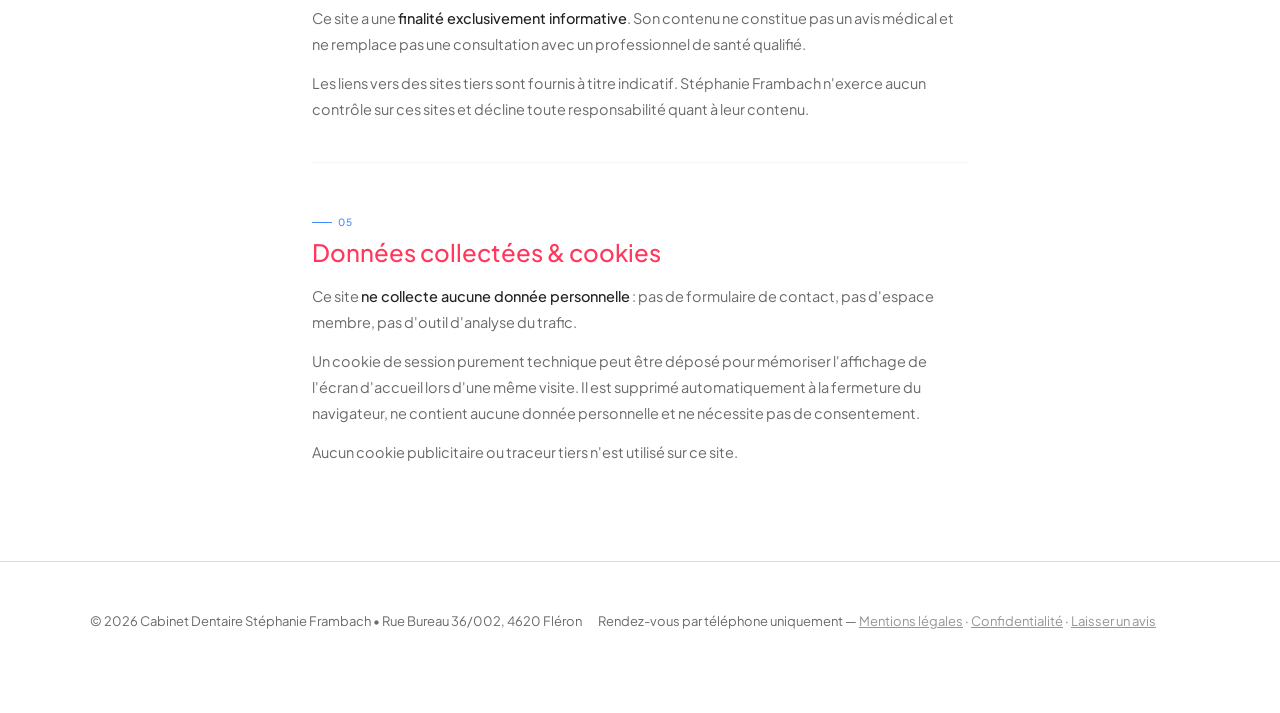
<file: mentions-legales.html>
<!DOCTYPE html>
<html lang="fr">
<head>
  <meta charset="UTF-8">
  <meta name="viewport" content="width=device-width, initial-scale=1.0">
  <title>Mentions légales — Cabinet Dentaire Stéphanie Frambach · Fléron</title>
  <meta name="description" content="Mentions légales du site du Cabinet Dentaire Stéphanie Frambach à Fléron.">
  <meta name="robots" content="noindex, follow">
  <link rel="stylesheet" href="fonts/fonts.css">
  <link rel="preconnect" href="https://fonts.googleapis.com">
  <link rel="preconnect" href="https://fonts.gstatic.com" crossorigin>
  <link href="https://fonts.googleapis.com/css2?family=Plus+Jakarta+Sans:ital,wght@0,400;0,500;0,600;0,700;1,400&display=swap" rel="stylesheet">
  <link rel="canonical" href="https://www.dentisteframbach.com/mentions-legales.html">
  <meta property="og:type"         content="website">
  <meta property="og:site_name"    content="Cabinet Dentaire Stéphanie Frambach">
  <meta property="og:locale"       content="fr_BE">
  <meta property="og:url"          content="https://www.dentisteframbach.com/mentions-legales.html">
  <meta property="og:title"        content="Mentions légales — Cabinet Dentaire Stéphanie Frambach · Fléron">
  <meta property="og:description"  content="Mentions légales du site du Cabinet Dentaire Stéphanie Frambach à Fléron.">
  <meta property="og:image"        content="https://www.dentisteframbach.com/images/cabinet.jpg">
  <meta property="og:image:width"  content="1449">
  <meta property="og:image:height" content="1085">
  <link rel="icon" type="image/png" href="images/favicon.png">
  <script>!function(){var t=localStorage.getItem("theme"),d=window.matchMedia&&window.matchMedia("(prefers-color-scheme:dark)").matches;document.documentElement.setAttribute("data-theme",t||(d?"dark":"light"))}();</script>
  <style>
    *, *::before, *::after { box-sizing: border-box; margin: 0; padding: 0; }

    :root {
      --bg:            #ffffff;
      --surface:       #ffffff;
      --surface-alt:   #f7f7f7;
      --surface-deep:  #f2f2f2;
      --border:        #dddddd;
      --border-subtle: #ebebeb;
      --texte:         #222222;
      --texte-doux:    #6a6a6a;
      --orange:        #ff385c;
      --orange-hover:  #e00b41;
      --orange-soft:   #ffd1da;
      --or:            #428bff;
      --or-pale:       #6a6a6a;
      --or-dk:         #222222;
      --serif: 'Plus Jakarta Sans', 'Airbnb Cereal VF', Circular, -apple-system, system-ui, sans-serif;
      --sans:  'Plus Jakarta Sans', 'Airbnb Cereal VF', Circular, -apple-system, system-ui, sans-serif;
    }

    [data-theme="dark"] {
      --bg:            #1a1a1a;
      --surface:       #222222;
      --surface-alt:   #2a2a2a;
      --surface-deep:  #333333;
      --border:        #3a3a3a;
      --border-subtle: #2e2e2e;
      --texte:         #f7f7f7;
      --texte-doux:    #929292;
      --orange:        #ff385c;
      --orange-hover:  #e00b41;
      --orange-soft:   #3a1020;
      --or:            #428bff;
      --or-pale:       #929292;
      --or-dk:         #f7f7f7;
    }

    html { scroll-behavior: smooth; }
    body {
      font-family: var(--sans);
      font-weight: 400;
      color: var(--texte);
      background: var(--bg);
      line-height: 1.7;
      font-size: 16px;
    }

    /* ─── NAV ─── */
    nav {
      background: var(--surface);
      border-bottom: 1px solid var(--border);
      box-shadow: rgba(0,0,0,0.02) 0 0 0 1px, rgba(0,0,0,0.04) 0 2px 6px 0;
      position: sticky; top: 0; z-index: 100;
      height: 80px;
      display: flex;
      justify-content: center;
    }
    .nav-inner {
      max-width: 1100px;
      width: 100%;
      padding: 0 2rem;
      display: flex;
      align-items: center;
    }
    .nav-brand { display: flex; align-items: center; text-decoration: none; height: 44px; }
    .nav-logo { height: 56px; width: auto; display: block; }
    .nav-logo-placeholder {
      display: none;
      font-family: var(--serif); font-size: 18px; font-weight: 500;
      color: var(--orange); line-height: 1.2;
    }
    .nav-logo-placeholder span {
      display: block; font-size: 11px; font-family: var(--sans); font-weight: 300;
      color: var(--texte-doux); letter-spacing: 0.06em; text-transform: uppercase; margin-top: 2px;
    }
    .nav-logo[data-error="true"] { display: none; }
    .nav-logo[data-error="true"] ~ .nav-logo-placeholder { display: block; }
    .nav-links {
      order: 2; margin-left: auto; display: flex; list-style: none; gap: 0; align-items: center; }
    .nav-links a {
      text-decoration: none; color: var(--texte); font-size: 14px; font-weight: 600;
      letter-spacing: 0.04em; padding: 8px 16px; border-radius: 4px;
      transition: color 0.2s, background 0.2s; position: relative;
    }
    .nav-links a:hover { color: var(--orange); background: var(--bg); }
    .nav-links a.active { color: var(--orange); font-weight: 500; }
    .nav-links a.active::after {
      content: ''; position: absolute; bottom: -1px; left: 16px; right: 16px;
      height: 2px; background: var(--orange); border-radius: 1px;
    }
    .nav-cta {
      background: var(--orange) !important; color: var(--surface) !important;
      padding: 8px 20px !important; border-radius: 8px !important;
      font-weight: 500 !important; margin-left: 8px; transition: background 0.2s !important;
    }
    .nav-cta:hover { background: var(--orange-hover) !important; }
    .nav-theme-li { display: flex; align-items: center; margin-left: 4px; }
    .theme-toggle {
      order: 4;
      background: none;
      border: none;
      cursor: pointer;
      padding: 6px 8px;
      color: var(--texte-doux);
      display: flex;
      align-items: center;
      border-radius: 6px;
      transition: color 0.2s, background 0.2s;
    }
    .theme-toggle:hover { color: var(--orange); background: var(--surface-alt); }
    .theme-toggle svg { width: 18px; height: 18px; }
    .theme-toggle .icon-sun { display: none; }
    .theme-toggle .icon-moon { display: block; }
    [data-theme="dark"] .theme-toggle .icon-sun { display: block; }
    [data-theme="dark"] .theme-toggle .icon-moon { display: none; }
    .nav-hamburger { display: none; background: none; border: none; cursor: pointer; padding: 4px; order: 3; }

    /* ─── HERO ─── */
    .page-hero {
      background: var(--surface);
      border-bottom: 1px solid var(--border);
      padding: 4rem 2rem 3rem;
      text-align: center;
    }
    .page-hero-eyebrow {
      font-size: 11px; font-weight: 400; letter-spacing: 0.14em;
      text-transform: uppercase; color: var(--or); margin-bottom: 0.75rem;
    }
    .page-hero h1 {
      font-family: var(--serif);
      font-size: clamp(1.8rem, 3.5vw, 2.8rem);
      font-weight: 500; color: var(--orange);
      line-height: 1.2; margin-bottom: 1rem;
    }
    .page-hero p {
      font-size: 15px; color: var(--texte-doux);
      max-width: 480px; margin: 0 auto; line-height: 1.8;
    }

    /* ─── LAYOUT ─── */
    .legal-layout {
      max-width: 720px;
      margin: 0 auto;
      padding: 4rem 2rem 6rem;
      display: flex;
      flex-direction: column;
      gap: 2.5rem;
    }

    .update-banner {
      background: rgba(196,154,60,0.08);
      border: 1px solid rgba(196,154,60,0.2);
      border-radius: 6px;
      padding: 0.75rem 1.25rem;
      font-size: 12.5px; color: var(--texte-doux);
      display: flex; align-items: center; gap: 8px;
    }
    .update-banner svg { width: 14px; height: 14px; stroke: var(--or); fill: none; stroke-width: 1.5; flex-shrink: 0; }

    /* ─── SECTIONS ─── */
    .legal-section { scroll-margin-top: 90px; }

    .legal-section-tag {
      display: inline-flex; align-items: center; gap: 6px;
      font-size: 10px; font-weight: 500; letter-spacing: 0.12em;
      text-transform: uppercase; color: var(--or); margin-bottom: 0.4rem;
    }
    .legal-section-tag::before {
      content: ''; display: block; width: 20px; height: 1px; background: var(--or);
    }

    .legal-section h2 {
      font-family: var(--serif);
      font-size: 1.5rem; font-weight: 500;
      color: var(--orange); margin-bottom: 1rem; line-height: 1.25;
    }

    .legal-section p {
      font-size: 14.5px; color: var(--texte-doux);
      line-height: 1.8; margin-bottom: 0.8rem;
    }
    .legal-section p:last-child { margin-bottom: 0; }
    .legal-section strong { color: var(--texte); font-weight: 500; }
    .legal-section a { color: var(--orange); text-decoration: none; }
    .legal-section a:hover { text-decoration: underline; }

    .identity-card {
      background: var(--surface);
      border: 1px solid var(--surface-alt);
      border-radius: 8px; overflow: hidden; margin-top: 0.75rem;
    }
    .identity-row {
      display: flex; gap: 1rem;
      padding: 9px 1.25rem; font-size: 14px;
      border-bottom: 1px solid rgba(0,0,0,0.04); line-height: 1.5;
    }
    .identity-row:last-child { border-bottom: none; }
    .identity-label { font-weight: 500; color: var(--texte); min-width: 140px; flex-shrink: 0; }
    .identity-value { color: var(--texte-doux); }

    .legal-divider { border: none; border-top: 1px solid var(--surface-alt); }

    /* ─── FOOTER ─── */
    footer {
      background: var(--surface);
      border-top: 1px solid var(--border);
      padding: 3rem 2rem 1.5rem;
    }
    .footer-inner {
      max-width: 1100px;
      margin: 0 auto;
    }
    .footer-top {
      display: flex;
      justify-content: space-between;
      align-items: flex-start;
      gap: 2rem;
      flex-wrap: wrap;
      padding-bottom: 2rem;
      border-bottom: 1px solid rgba(255,255,255,0.08);
      margin-bottom: 1.5rem;
    }
    .footer-bottom {
      display: flex;
      justify-content: space-between;
      align-items: center;
      flex-wrap: wrap;
      gap: 1rem;
    }
    .footer-copy { font-size: 13px; color: var(--texte-doux); }
    .footer-copy a { color: inherit; text-decoration: underline; opacity: 0.7; }
    .footer-copy a:hover { opacity: 1; }

    /* ─── MOBILE ─── */
    @media (max-width: 768px) {
      .nav-links { display: none; }
      .nav-hamburger { display: flex; flex-direction: column; gap: 4px; margin-left: auto; }
      .theme-toggle { margin-left: 8px; order: 4; }
      .nav-hamburger span { display: block; width: 22px; height: 1.5px; background: var(--texte); border-radius: 1px; }
      .nav-links.open {
        display: flex; flex-direction: column;
        position: absolute; top: 80px; left: 0; right: 0;
        background: var(--surface); border-bottom: 1px solid var(--surface-alt);
        padding: 1rem; gap: 4px;
      }
      .nav-links.open a { padding: 10px 12px; }
      .nav-cta { margin-left: 0; }
      .legal-layout { padding: 2rem 1.25rem 4rem; }
      .identity-row { flex-direction: column; gap: 2px; }
      .identity-label { min-width: unset; }

      /* ─── TYPOGRAPHIE MOBILE ─── */
      body { font-weight: 400; line-height: 1.75; }
      .page-hero h1 { line-height: 1.3; }
      .page-hero p { font-size: 1rem; line-height: 1.8; }
      .legal-section h2 { line-height: 1.35; }
      .legal-section p { font-size: 1rem; }
      .btn-primary, .btn-secondary { font-size: 0.875rem; padding: 11px 22px; }
    }
  </style>
</head>
<body>

  <!-- NAVIGATION -->
  <nav>
    <div class="nav-inner">
    <a href="index.html" class="nav-brand">
      <img src="images/logo-frambach.svg" alt="Cabinet Dentaire Stéphanie Frambach"
        class="nav-logo" onerror="this.setAttribute('data-error','true')" />
      <span class="nav-logo-placeholder">
        Cabinet Dentaire Stéphanie Frambach
        <span>Dentiste généraliste · Fléron</span>
      </span>
    </a>
    <button class="theme-toggle" onclick="toggleTheme()" aria-label="Changer le thème"><svg class="icon-sun" viewBox="0 0 24 24" fill="none" stroke="currentColor" stroke-width="2" stroke-linecap="round" stroke-linejoin="round"><circle cx="12" cy="12" r="5"/><line x1="12" y1="1" x2="12" y2="3"/><line x1="12" y1="21" x2="12" y2="23"/><line x1="4.22" y1="4.22" x2="5.64" y2="5.64"/><line x1="18.36" y1="18.36" x2="19.78" y2="19.78"/><line x1="1" y1="12" x2="3" y2="12"/><line x1="21" y1="12" x2="23" y2="12"/><line x1="4.22" y1="19.78" x2="5.64" y2="18.36"/><line x1="18.36" y1="5.64" x2="19.78" y2="4.22"/></svg><svg class="icon-moon" viewBox="0 0 24 24" fill="none" stroke="currentColor" stroke-width="2" stroke-linecap="round" stroke-linejoin="round"><path d="M21 12.79A9 9 0 1 1 11.21 3 7 7 0 0 0 21 12.79z"/></svg></button>
    <button class="nav-hamburger" id="hamburger" aria-label="Menu" onclick="document.querySelector('.nav-links').classList.toggle('open')">
      <span></span><span></span><span></span>
    </button>
    <ul class="nav-links">
      <li><a href="index.html">Accueil</a></li>
      <li><a href="docteur-frambach.html">Stéphanie Frambach</a></li>
      <li><a href="le-cabinet.html">Le cabinet</a></li>
      <li><a href="les-soins.html">Les soins</a></li>
      <li><a href="urgences.html">Urgences</a></li>
      <li><a href="contact.html" class="nav-cta">Contact</a></li>
    </ul>
    </div>
  </nav>

  <!-- HERO -->
  <section class="page-hero">
    <p class="page-hero-eyebrow">Informations légales</p>
    <h1>Mentions légales</h1>
    <p>Éditeur, hébergement, propriété des contenus et données collectées par ce site.</p>
  </section>

  <!-- CONTENU -->
  <div class="legal-layout">

    <div class="update-banner">
      <svg viewBox="0 0 24 24"><circle cx="12" cy="12" r="10"/><polyline points="12 6 12 12 16 14"/></svg>
      Dernière mise à jour : avril 2026
    </div>

    <!-- 01 — ÉDITEUR -->
    <section class="legal-section" id="editeur">
      <span class="legal-section-tag">01</span>
      <h2>Éditeur du site</h2>
      <p>Ce site est édité par :</p>
      <div class="identity-card">
        <div class="identity-row">
          <span class="identity-label">Nom</span>
          <span class="identity-value">Stéphanie Frambach</span>
        </div>
        <div class="identity-row">
          <span class="identity-label">Adresse</span>
          <span class="identity-value">Rue Bureau 36/002 · 4620 Fléron (Liège) · Belgique</span>
        </div>
        <div class="identity-row">
          <span class="identity-label">Téléphone</span>
          <span class="identity-value"><a href="tel:043553655">04 355 36 55</a></span>
        </div>
        <div class="identity-row">
          <span class="identity-label">Email</span>
          <span class="identity-value"><a href="mailto:info@dentisteframbach.com">info@dentisteframbach.com</a></span>
        </div>
        <div class="identity-row">
          <span class="identity-label">INAMI</span>
          <span class="identity-value">309054-85</span>
        </div>
        <div class="identity-row">
          <span class="identity-label">Numéro d'entreprise</span>
          <span class="identity-value">BE 0839.089.986</span>
        </div>
      </div>
    </section>

    <hr class="legal-divider">

    <!-- 02 — HÉBERGEMENT -->
    <section class="legal-section" id="hebergement">
      <span class="legal-section-tag">02</span>
      <h2>Hébergement</h2>
      <p>Le site est hébergé par :</p>
      <div class="identity-card">
        <div class="identity-row">
          <span class="identity-label">Hébergeur</span>
          <span class="identity-value">Cloudflare, Inc. <br>Adresse   : 101 Townsend Street, San Francisco, CA 94107, USA <br>Site web  : https://www.cloudflare.com</span>
        </div>
      </div>
    </section>

    <hr class="legal-divider">

    <!-- 03 — PROPRIÉTÉ INTELLECTUELLE -->
    <section class="legal-section" id="propriete">
      <span class="legal-section-tag">03</span>
      <h2>Propriété intellectuelle</h2>
      <p>L'ensemble des contenus publiés sur ce site — textes, photographies, logotype, mise en page et code source — est la propriété exclusive de Stéphanie Frambach et est protégé par le droit belge et international de la propriété intellectuelle.</p>
      <p>Toute reproduction ou représentation, totale ou partielle, sans autorisation écrite préalable est interdite.</p>
    </section>

    <hr class="legal-divider">

    <!-- 04 — RESPONSABILITÉ -->
    <section class="legal-section" id="responsabilite">
      <span class="legal-section-tag">04</span>
      <h2>Limitation de responsabilité</h2>
      <p>Ce site a une <strong>finalité exclusivement informative</strong>. Son contenu ne constitue pas un avis médical et ne remplace pas une consultation avec un professionnel de santé qualifié.</p>
      <p>Les liens vers des sites tiers sont fournis à titre indicatif. Stéphanie Frambach n'exerce aucun contrôle sur ces sites et décline toute responsabilité quant à leur contenu.</p>
    </section>

    <hr class="legal-divider">

    <!-- 05 — DONNÉES & COOKIES -->
    <section class="legal-section" id="donnees">
      <span class="legal-section-tag">05</span>
      <h2>Données collectées &amp; cookies</h2>
      <p>Ce site <strong>ne collecte aucune donnée personnelle</strong> : pas de formulaire de contact, pas d'espace membre, pas d'outil d'analyse du trafic.</p>
      <p>Un cookie de session purement technique peut être déposé pour mémoriser l'affichage de l'écran d'accueil lors d'une même visite. Il est supprimé automatiquement à la fermeture du navigateur, ne contient aucune donnée personnelle et ne nécessite pas de consentement.</p>
      <p>Aucun cookie publicitaire ou traceur tiers n'est utilisé sur ce site.</p>
    </section>

  </div>

  <!-- FOOTER -->
  <footer>
    <div class="footer-inner">
      <div class="footer-top">
      <div class="footer-bottom">
        <p class="footer-copy">© 2026 Cabinet Dentaire Stéphanie Frambach • Rue Bureau 36/002, 4620 Fléron</p>
        <p class="footer-copy">Rendez-vous par téléphone uniquement — <a href="mentions-legales.html">Mentions légales</a> · <a href="politique-de-confidentialite.html">Confidentialité</a> · <a href="https://www.google.com/search?sca_esv=3df39b1f29bc2f8f&sxsrf=ANbL-n7Ypntmsi2mDtUpsgQH4TIjG6ddMg:1777442916231&si=AL3DRZFIhG6pAqfNLal55wUTwygCG0fClF3UxiOmgw9Hq7nbWQ_9FLi091JX9YJ6JtrWbzt2RheUGinvZo4nqyVSPJp3hwSlm3Px4ykmmLHrIBm7LLf8hU2JE641ZBtiujvEfCTGknKCRJobtBTjHGIUFoP81W72d01PgXNHRb6j4V80ic9vRD8%3D&q=Cabinet+dentaire+St%C3%A9phanie+Frambach+Avis&sa=X&ved=2ahUKEwi1qIXtspKUAxWPzgIHHQCEPckQ0bkNegQIRBAF&biw=3440&bih=1271&dpr=1" target="_blank" rel="noopener noreferrer">Laisser un avis</a></p>
      </div>
    </div>
  </footer>

  <script src="theme.js"></script>
</body>
</html>
</file>
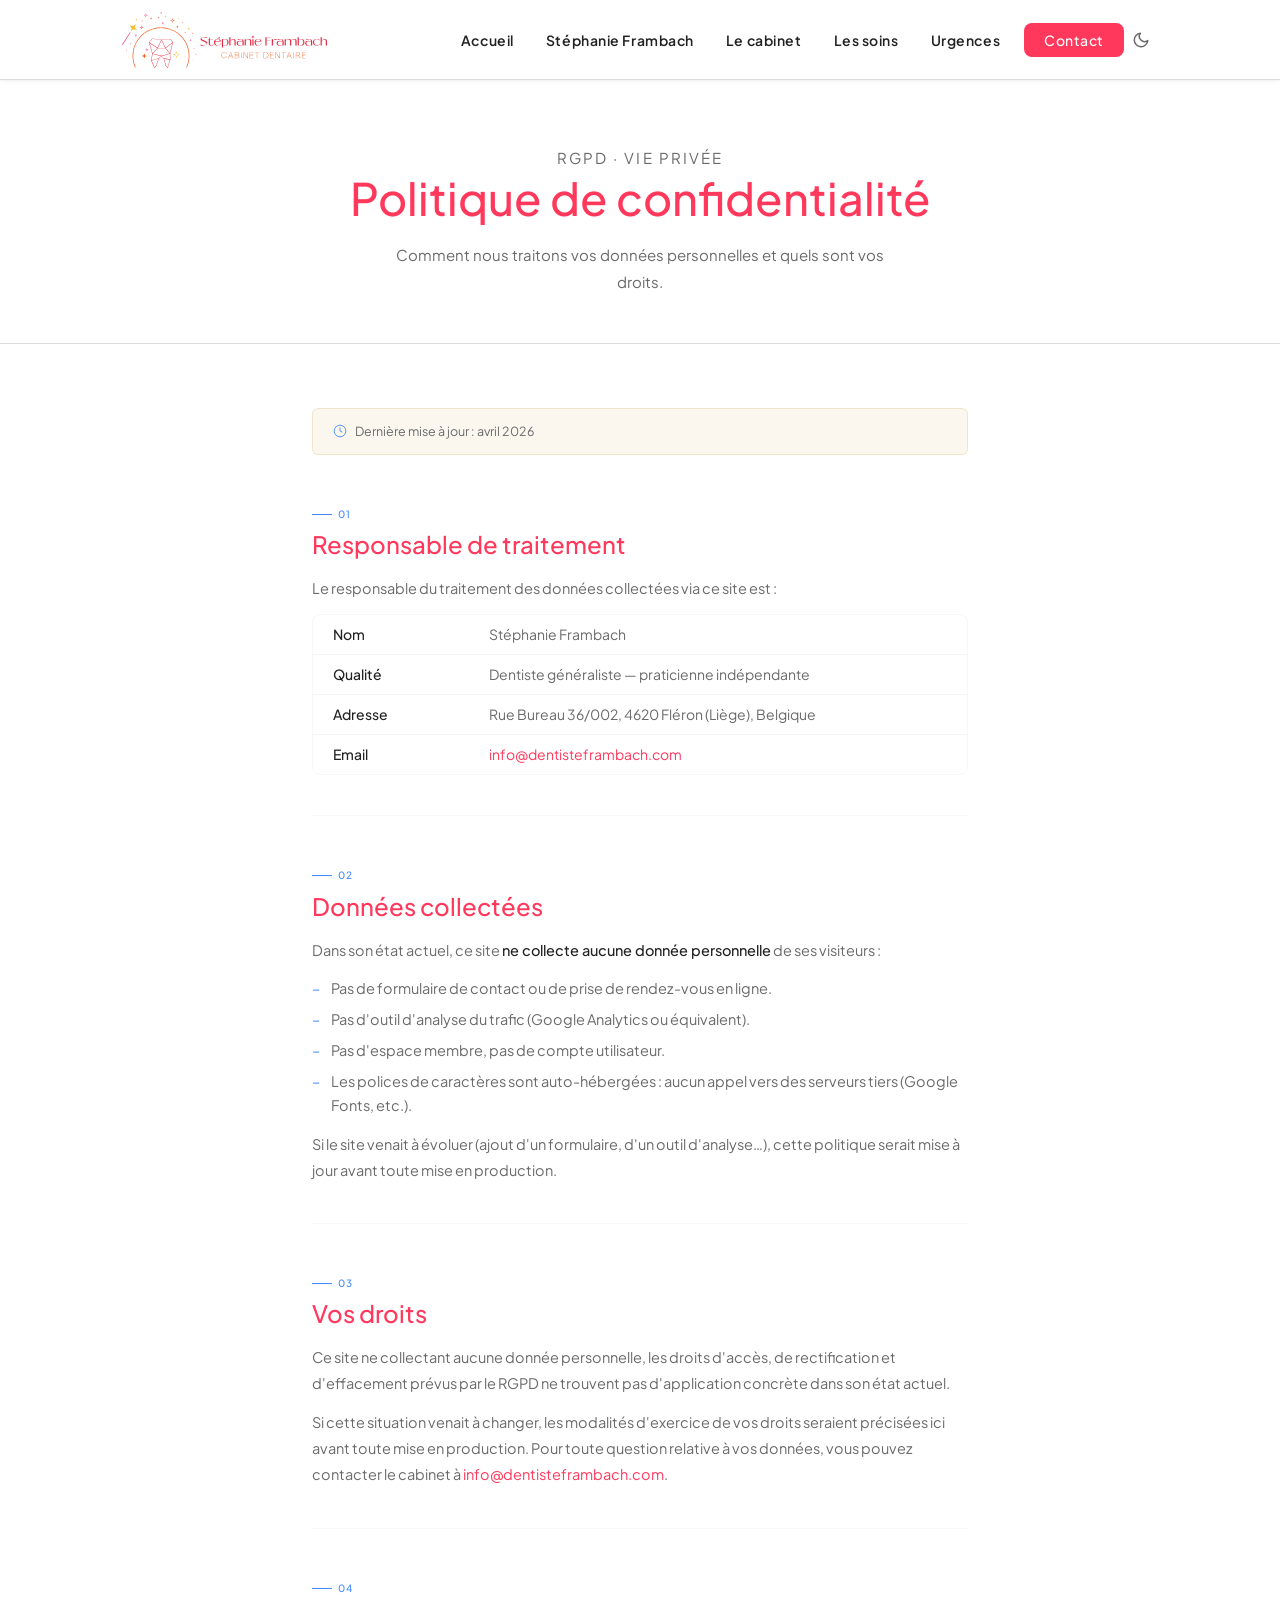
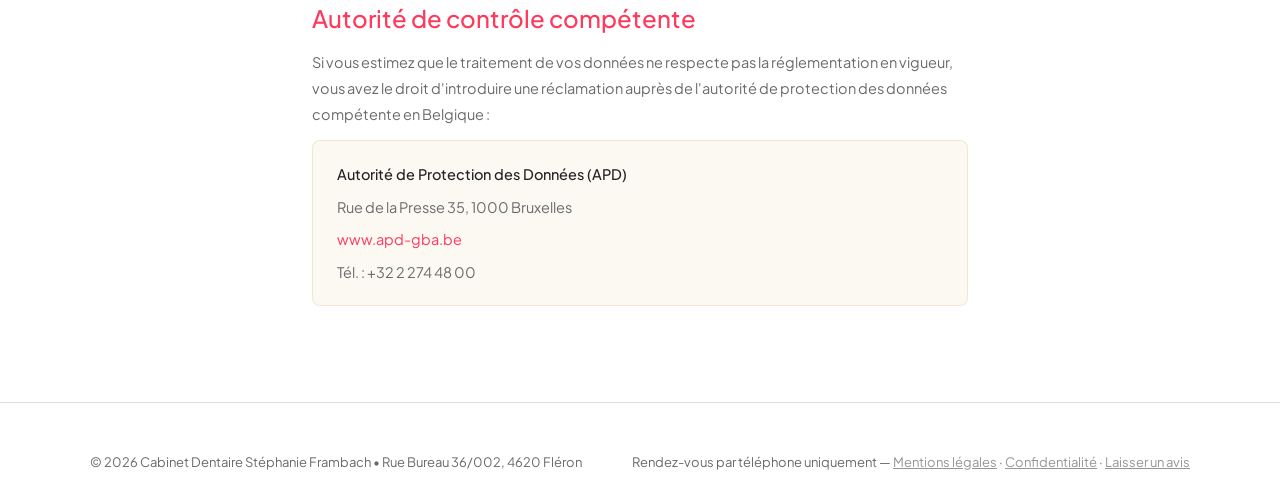
<file: politique-de-confidentialite.html>
<!DOCTYPE html>
<html lang="fr">
<head>
  <meta charset="UTF-8">
  <meta name="viewport" content="width=device-width, initial-scale=1.0">
  <title>Politique de confidentialité — Cabinet Dentaire Stéphanie Frambach · Fléron</title>
  <meta name="description" content="Politique de confidentialité du Cabinet Dentaire Stéphanie Frambach à Fléron — données collectées, droits des personnes, autorité de contrôle (APD Belgique).">
  <meta name="robots" content="noindex, follow">
  <link rel="stylesheet" href="fonts/fonts.css">
  <link rel="preconnect" href="https://fonts.googleapis.com">
  <link rel="preconnect" href="https://fonts.gstatic.com" crossorigin>
  <link href="https://fonts.googleapis.com/css2?family=Plus+Jakarta+Sans:ital,wght@0,400;0,500;0,600;0,700;1,400&display=swap" rel="stylesheet">
  <link rel="canonical" href="https://www.dentisteframbach.com/politique-de-confidentialite.html">
  <meta property="og:type"         content="website">
  <meta property="og:site_name"    content="Cabinet Dentaire Stéphanie Frambach">
  <meta property="og:locale"       content="fr_BE">
  <meta property="og:url"          content="https://www.dentisteframbach.com/politique-de-confidentialite.html">
  <meta property="og:title"        content="Politique de confidentialité — Cabinet Dentaire Stéphanie Frambach · Fléron">
  <meta property="og:description"  content="Politique de confidentialité du Cabinet Dentaire Stéphanie Frambach à Fléron.">
  <meta property="og:image"        content="https://www.dentisteframbach.com/images/cabinet.jpg">
  <meta property="og:image:width"  content="1449">
  <meta property="og:image:height" content="1085">
  <link rel="icon" type="image/png" href="images/favicon.png">
  <script>!function(){var t=localStorage.getItem("theme"),d=window.matchMedia&&window.matchMedia("(prefers-color-scheme:dark)").matches;document.documentElement.setAttribute("data-theme",t||(d?"dark":"light"))}();</script>
  <style>
    *, *::before, *::after { box-sizing: border-box; margin: 0; padding: 0; }

    :root {
      --bg:            #ffffff;
      --surface:       #ffffff;
      --surface-alt:   #f7f7f7;
      --surface-deep:  #f2f2f2;
      --border:        #dddddd;
      --border-subtle: #ebebeb;
      --texte:         #222222;
      --texte-doux:    #6a6a6a;
      --orange:        #ff385c;
      --orange-hover:  #e00b41;
      --orange-soft:   #ffd1da;
      --or:            #428bff;
      --or-pale:       #6a6a6a;
      --or-dk:         #222222;
      --serif: 'Plus Jakarta Sans', 'Airbnb Cereal VF', Circular, -apple-system, system-ui, sans-serif;
      --sans:  'Plus Jakarta Sans', 'Airbnb Cereal VF', Circular, -apple-system, system-ui, sans-serif;
    }

    [data-theme="dark"] {
      --bg:            #1a1a1a;
      --surface:       #222222;
      --surface-alt:   #2a2a2a;
      --surface-deep:  #333333;
      --border:        #3a3a3a;
      --border-subtle: #2e2e2e;
      --texte:         #f7f7f7;
      --texte-doux:    #929292;
      --orange:        #ff385c;
      --orange-hover:  #e00b41;
      --orange-soft:   #3a1020;
      --or:            #428bff;
      --or-pale:       #929292;
      --or-dk:         #f7f7f7;
    }

    html { scroll-behavior: smooth; }
    body {
      font-family: var(--sans);
      font-weight: 400;
      color: var(--texte);
      background: var(--bg);
      line-height: 1.7;
      font-size: 16px;
    }

    /* ─── NAV ─── */
    nav {
      background: var(--surface);
      border-bottom: 1px solid var(--border);
      box-shadow: rgba(0,0,0,0.02) 0 0 0 1px, rgba(0,0,0,0.04) 0 2px 6px 0;
      position: sticky; top: 0; z-index: 100;
      height: 80px;
      display: flex;
      justify-content: center;
    }
    .nav-inner {
      max-width: 1100px;
      width: 100%;
      padding: 0 2rem;
      display: flex;
      align-items: center;
    }
    .nav-brand { display: flex; align-items: center; text-decoration: none; height: 44px; }
    .nav-logo { height: 56px; width: auto; display: block; }
    .nav-logo-placeholder {
      display: none;
      font-family: var(--serif); font-size: 18px; font-weight: 500;
      color: var(--orange); line-height: 1.2;
    }
    .nav-logo-placeholder span {
      display: block; font-size: 11px; font-family: var(--sans); font-weight: 300;
      color: var(--texte-doux); letter-spacing: 0.06em; text-transform: uppercase; margin-top: 2px;
    }
    .nav-logo[data-error="true"] { display: none; }
    .nav-logo[data-error="true"] ~ .nav-logo-placeholder { display: block; }
    .nav-links {
      order: 2; margin-left: auto; display: flex; list-style: none; gap: 0; align-items: center; }
    .nav-links a {
      text-decoration: none; color: var(--texte); font-size: 14px; font-weight: 600;
      letter-spacing: 0.04em; padding: 8px 16px; border-radius: 4px;
      transition: color 0.2s, background 0.2s; position: relative;
    }
    .nav-links a:hover { color: var(--orange); background: var(--bg); }
    .nav-links a.active { color: var(--orange); font-weight: 500; }
    .nav-links a.active::after {
      content: ''; position: absolute; bottom: -1px; left: 16px; right: 16px;
      height: 2px; background: var(--orange); border-radius: 1px;
    }
    .nav-cta {
      background: var(--orange) !important; color: var(--surface) !important;
      padding: 8px 20px !important; border-radius: 8px !important;
      font-weight: 500 !important; margin-left: 8px; transition: background 0.2s !important;
    }
    .nav-cta:hover { background: var(--orange-hover) !important; }
    .nav-theme-li { display: flex; align-items: center; margin-left: 4px; }
    .theme-toggle {
      order: 4;
      background: none;
      border: none;
      cursor: pointer;
      padding: 6px 8px;
      color: var(--texte-doux);
      display: flex;
      align-items: center;
      border-radius: 6px;
      transition: color 0.2s, background 0.2s;
    }
    .theme-toggle:hover { color: var(--orange); background: var(--surface-alt); }
    .theme-toggle svg { width: 18px; height: 18px; }
    .theme-toggle .icon-sun { display: none; }
    .theme-toggle .icon-moon { display: block; }
    [data-theme="dark"] .theme-toggle .icon-sun { display: block; }
    [data-theme="dark"] .theme-toggle .icon-moon { display: none; }
    .nav-hamburger { display: none; background: none; border: none; cursor: pointer; padding: 4px; order: 3; }

    /* ─── HERO ─── */
    .page-hero {
      background: var(--surface);
      border-bottom: 1px solid var(--border);
      padding: 4rem 2rem 3rem;
      text-align: center;
    }
    .page-hero-eyebrow {
      font-size: 11px; font-weight: 400; letter-spacing: 0.14em;
      text-transform: uppercase; color: var(--or); margin-bottom: 0.75rem;
    }
    .page-hero h1 {
      font-family: var(--serif);
      font-size: clamp(1.8rem, 3.5vw, 2.8rem);
      font-weight: 500; color: var(--orange);
      line-height: 1.2; margin-bottom: 1rem;
    }
    .page-hero p {
      font-size: 15px; color: var(--texte-doux);
      max-width: 520px; margin: 0 auto; line-height: 1.8;
    }

    /* ─── LAYOUT ─── */
    .legal-layout {
      max-width: 720px;
      margin: 0 auto;
      padding: 4rem 2rem 6rem;
      display: flex;
      flex-direction: column;
      gap: 2.5rem;
    }

    .update-banner {
      background: rgba(196,154,60,0.08);
      border: 1px solid rgba(196,154,60,0.2);
      border-radius: 6px;
      padding: 0.75rem 1.25rem;
      font-size: 12.5px; color: var(--texte-doux);
      display: flex; align-items: center; gap: 8px;
    }
    .update-banner svg { width: 14px; height: 14px; stroke: var(--or); fill: none; stroke-width: 1.5; flex-shrink: 0; }

    /* ─── SECTIONS ─── */
    .legal-section { scroll-margin-top: 90px; }

    .legal-section-tag {
      display: inline-flex; align-items: center; gap: 6px;
      font-size: 10px; font-weight: 500; letter-spacing: 0.12em;
      text-transform: uppercase; color: var(--or); margin-bottom: 0.4rem;
    }
    .legal-section-tag::before {
      content: ''; display: block; width: 20px; height: 1px; background: var(--or);
    }

    .legal-section h2 {
      font-family: var(--serif);
      font-size: 1.5rem; font-weight: 500;
      color: var(--orange); margin-bottom: 1rem; line-height: 1.25;
    }

    .legal-section p {
      font-size: 14.5px; color: var(--texte-doux);
      line-height: 1.8; margin-bottom: 0.8rem;
    }
    .legal-section p:last-child { margin-bottom: 0; }
    .legal-section strong { color: var(--texte); font-weight: 500; }
    .legal-section a { color: var(--orange); text-decoration: none; }
    .legal-section a:hover { text-decoration: underline; }

    .legal-section ul {
      list-style: none;
      margin: 0.5rem 0 0.8rem;
      display: flex;
      flex-direction: column;
      gap: 0.4rem;
    }
    .legal-section ul li {
      font-size: 14.5px; color: var(--texte-doux);
      line-height: 1.7; padding-left: 1.2rem; position: relative;
    }
    .legal-section ul li::before {
      content: '–'; position: absolute; left: 0; color: var(--or);
    }

    .identity-card {
      background: var(--surface);
      border: 1px solid var(--surface-alt);
      border-radius: 8px; overflow: hidden; margin-top: 0.75rem;
    }
    .identity-row {
      display: flex; gap: 1rem;
      padding: 9px 1.25rem; font-size: 14px;
      border-bottom: 1px solid rgba(0,0,0,0.04); line-height: 1.5;
    }
    .identity-row:last-child { border-bottom: none; }
    .identity-label { font-weight: 500; color: var(--texte); min-width: 140px; flex-shrink: 0; }
    .identity-value { color: var(--texte-doux); }

    .apd-card {
      background: rgba(196,154,60,0.06);
      border: 1px solid rgba(196,154,60,0.18);
      border-radius: 8px;
      padding: 1.25rem 1.5rem;
      margin-top: 0.75rem;
    }
    .apd-card p { margin-bottom: 0.4rem; }

    .legal-divider { border: none; border-top: 1px solid var(--surface-alt); }

    /* ─── FOOTER ─── */
    footer { background: var(--surface); border-top: 1px solid var(--border); padding: 3rem 2rem 1.5rem; }
    .footer-inner { max-width: 1100px; margin: 0 auto; }
    .footer-bottom {
      display: flex; justify-content: space-between;
      align-items: center; flex-wrap: wrap; gap: 1rem;
    }
    .footer-copy { font-size: 13px; color: var(--texte-doux); }
    .footer-copy a { color: inherit; text-decoration: underline; opacity: 0.7; }
    .footer-copy a:hover { opacity: 1; }

    /* ─── MOBILE ─── */
    @media (max-width: 768px) {
      .nav-links { display: none; }
      .nav-hamburger { display: flex; flex-direction: column; gap: 4px; margin-left: auto; }
      .theme-toggle { margin-left: 8px; order: 4; }
      .nav-hamburger span { display: block; width: 22px; height: 1.5px; background: var(--texte); border-radius: 1px; }
      .nav-links.open {
        display: flex; flex-direction: column;
        position: absolute; top: 80px; left: 0; right: 0;
        background: var(--surface); border-bottom: 1px solid var(--surface-alt);
        padding: 1rem; gap: 4px;
      }
      .nav-links.open a { padding: 10px 12px; }
      .nav-cta { margin-left: 0; }
      .legal-layout { padding: 2rem 1.25rem 4rem; }
      .identity-row { flex-direction: column; gap: 2px; }
      .identity-label { min-width: unset; }

      /* ─── TYPOGRAPHIE MOBILE ─── */
      body { font-weight: 400; line-height: 1.75; }
      .page-hero h1 { line-height: 1.3; }
      .page-hero p { font-size: 1rem; line-height: 1.8; }
      .legal-section h2 { line-height: 1.35; }
      .legal-section p { font-size: 1rem; }
      .btn-primary, .btn-secondary { font-size: 0.875rem; padding: 11px 22px; }
    }
  </style>
</head>
<body>

  <!-- NAVIGATION -->
  <nav>
    <div class="nav-inner">
    <a href="index.html" class="nav-brand">
      <img src="images/logo-frambach.svg" alt="Cabinet Dentaire Stéphanie Frambach"
        class="nav-logo" onerror="this.setAttribute('data-error','true')" />
      <span class="nav-logo-placeholder">
        Cabinet Dentaire Stéphanie Frambach
        <span>Dentiste généraliste · Fléron</span>
      </span>
    </a>
    <button class="theme-toggle" onclick="toggleTheme()" aria-label="Changer le thème"><svg class="icon-sun" viewBox="0 0 24 24" fill="none" stroke="currentColor" stroke-width="2" stroke-linecap="round" stroke-linejoin="round"><circle cx="12" cy="12" r="5"/><line x1="12" y1="1" x2="12" y2="3"/><line x1="12" y1="21" x2="12" y2="23"/><line x1="4.22" y1="4.22" x2="5.64" y2="5.64"/><line x1="18.36" y1="18.36" x2="19.78" y2="19.78"/><line x1="1" y1="12" x2="3" y2="12"/><line x1="21" y1="12" x2="23" y2="12"/><line x1="4.22" y1="19.78" x2="5.64" y2="18.36"/><line x1="18.36" y1="5.64" x2="19.78" y2="4.22"/></svg><svg class="icon-moon" viewBox="0 0 24 24" fill="none" stroke="currentColor" stroke-width="2" stroke-linecap="round" stroke-linejoin="round"><path d="M21 12.79A9 9 0 1 1 11.21 3 7 7 0 0 0 21 12.79z"/></svg></button>
    <button class="nav-hamburger" id="hamburger" aria-label="Menu" onclick="document.querySelector('.nav-links').classList.toggle('open')">
      <span></span><span></span><span></span>
    </button>
    <ul class="nav-links">
      <li><a href="index.html">Accueil</a></li>
      <li><a href="docteur-frambach.html">Stéphanie Frambach</a></li>
      <li><a href="le-cabinet.html">Le cabinet</a></li>
      <li><a href="les-soins.html">Les soins</a></li>
      <li><a href="urgences.html">Urgences</a></li>
      <li><a href="contact.html" class="nav-cta">Contact</a></li>
    </ul>
    </div>
  </nav>

  <!-- HERO -->
  <section class="page-hero">
    <p class="page-hero-eyebrow">RGPD · Vie privée</p>
    <h1>Politique de confidentialité</h1>
    <p>Comment nous traitons vos données personnelles et quels sont vos droits.</p>
  </section>

  <!-- CONTENU -->
  <div class="legal-layout">

    <div class="update-banner">
      <svg viewBox="0 0 24 24"><circle cx="12" cy="12" r="10"/><polyline points="12 6 12 12 16 14"/></svg>
      Dernière mise à jour : avril 2026
    </div>

    <!-- 01 — RESPONSABLE DE TRAITEMENT -->
    <section class="legal-section" id="responsable">
      <span class="legal-section-tag">01</span>
      <h2>Responsable de traitement</h2>
      <p>Le responsable du traitement des données collectées via ce site est :</p>
      <div class="identity-card">
        <div class="identity-row">
          <span class="identity-label">Nom</span>
          <span class="identity-value">Stéphanie Frambach</span>
        </div>
        <div class="identity-row">
          <span class="identity-label">Qualité</span>
          <span class="identity-value">Dentiste généraliste — praticienne indépendante</span>
        </div>
        <div class="identity-row">
          <span class="identity-label">Adresse</span>
          <span class="identity-value">Rue Bureau 36/002, 4620 Fléron (Liège), Belgique</span>
        </div>
        <div class="identity-row">
          <span class="identity-label">Email</span>
          <span class="identity-value"><a href="mailto:info@dentisteframbach.com">info@dentisteframbach.com</a></span>
        </div>
      </div>
    </section>

    <hr class="legal-divider">

    <!-- 02 — DONNÉES COLLECTÉES -->
    <section class="legal-section" id="donnees">
      <span class="legal-section-tag">02</span>
      <h2>Données collectées</h2>
      <p>Dans son état actuel, ce site <strong>ne collecte aucune donnée personnelle</strong> de ses visiteurs :</p>
      <ul>
        <li>Pas de formulaire de contact ou de prise de rendez-vous en ligne.</li>
        <li>Pas d'outil d'analyse du trafic (Google Analytics ou équivalent).</li>
        <li>Pas d'espace membre, pas de compte utilisateur.</li>
        <li>Les polices de caractères sont auto-hébergées : aucun appel vers des serveurs tiers (Google Fonts, etc.).</li>
      </ul>
      <p>Si le site venait à évoluer (ajout d'un formulaire, d'un outil d'analyse…), cette politique serait mise à jour avant toute mise en production.</p>
    </section>

    <hr class="legal-divider">

    <!-- 03 — DROITS DES PERSONNES -->
    <section class="legal-section" id="droits">
      <span class="legal-section-tag">03</span>
      <h2>Vos droits</h2>
      <p>Ce site ne collectant aucune donnée personnelle, les droits d'accès, de rectification et d'effacement prévus par le RGPD ne trouvent pas d'application concrète dans son état actuel.</p>
      <p>Si cette situation venait à changer, les modalités d'exercice de vos droits seraient précisées ici avant toute mise en production. Pour toute question relative à vos données, vous pouvez contacter le cabinet à <a href="mailto:info@dentisteframbach.com">info@dentisteframbach.com</a>.</p>
    </section>

    <hr class="legal-divider">

    <!-- 04 — AUTORITÉ DE CONTRÔLE -->
    <section class="legal-section" id="apd">
      <span class="legal-section-tag">04</span>
      <h2>Autorité de contrôle compétente</h2>
      <p>Si vous estimez que le traitement de vos données ne respecte pas la réglementation en vigueur, vous avez le droit d'introduire une réclamation auprès de l'autorité de protection des données compétente en Belgique :</p>
      <div class="apd-card">
        <p><strong>Autorité de Protection des Données (APD)</strong></p>
        <p>Rue de la Presse 35, 1000 Bruxelles</p>
        <p><a href="https://www.apd-gba.be" target="_blank" rel="noopener">www.apd-gba.be</a></p>
        <p>Tél. : +32 2 274 48 00</p>
      </div>
    </section>

  </div>

  <!-- FOOTER -->
  <footer>
    <div class="footer-inner">
      <div class="footer-bottom">
        <p class="footer-copy">© 2026 Cabinet Dentaire Stéphanie Frambach • Rue Bureau 36/002, 4620 Fléron</p>
        <p class="footer-copy">Rendez-vous par téléphone uniquement — <a href="mentions-legales.html">Mentions légales</a> · <a href="politique-de-confidentialite.html">Confidentialité</a> · <a href="https://www.google.com/search?sca_esv=3df39b1f29bc2f8f&sxsrf=ANbL-n7Ypntmsi2mDtUpsgQH4TIjG6ddMg:1777442916231&si=AL3DRZFIhG6pAqfNLal55wUTwygCG0fClF3UxiOmgw9Hq7nbWQ_9FLi091JX9YJ6JtrWbzt2RheUGinvZo4nqyVSPJp3hwSlm3Px4ykmmLHrIBm7LLf8hU2JE641ZBtiujvEfCTGknKCRJobtBTjHGIUFoP81W72d01PgXNHRb6j4V80ic9vRD8%3D&q=Cabinet+dentaire+St%C3%A9phanie+Frambach+Avis&sa=X&ved=2ahUKEwi1qIXtspKUAxWPzgIHHQCEPckQ0bkNegQIRBAF&biw=3440&bih=1271&dpr=1" target="_blank" rel="noopener noreferrer">Laisser un avis</a></p>
      </div>
    </div>
  </footer>

  <script src="theme.js"></script>
</body>
</html>
</file>
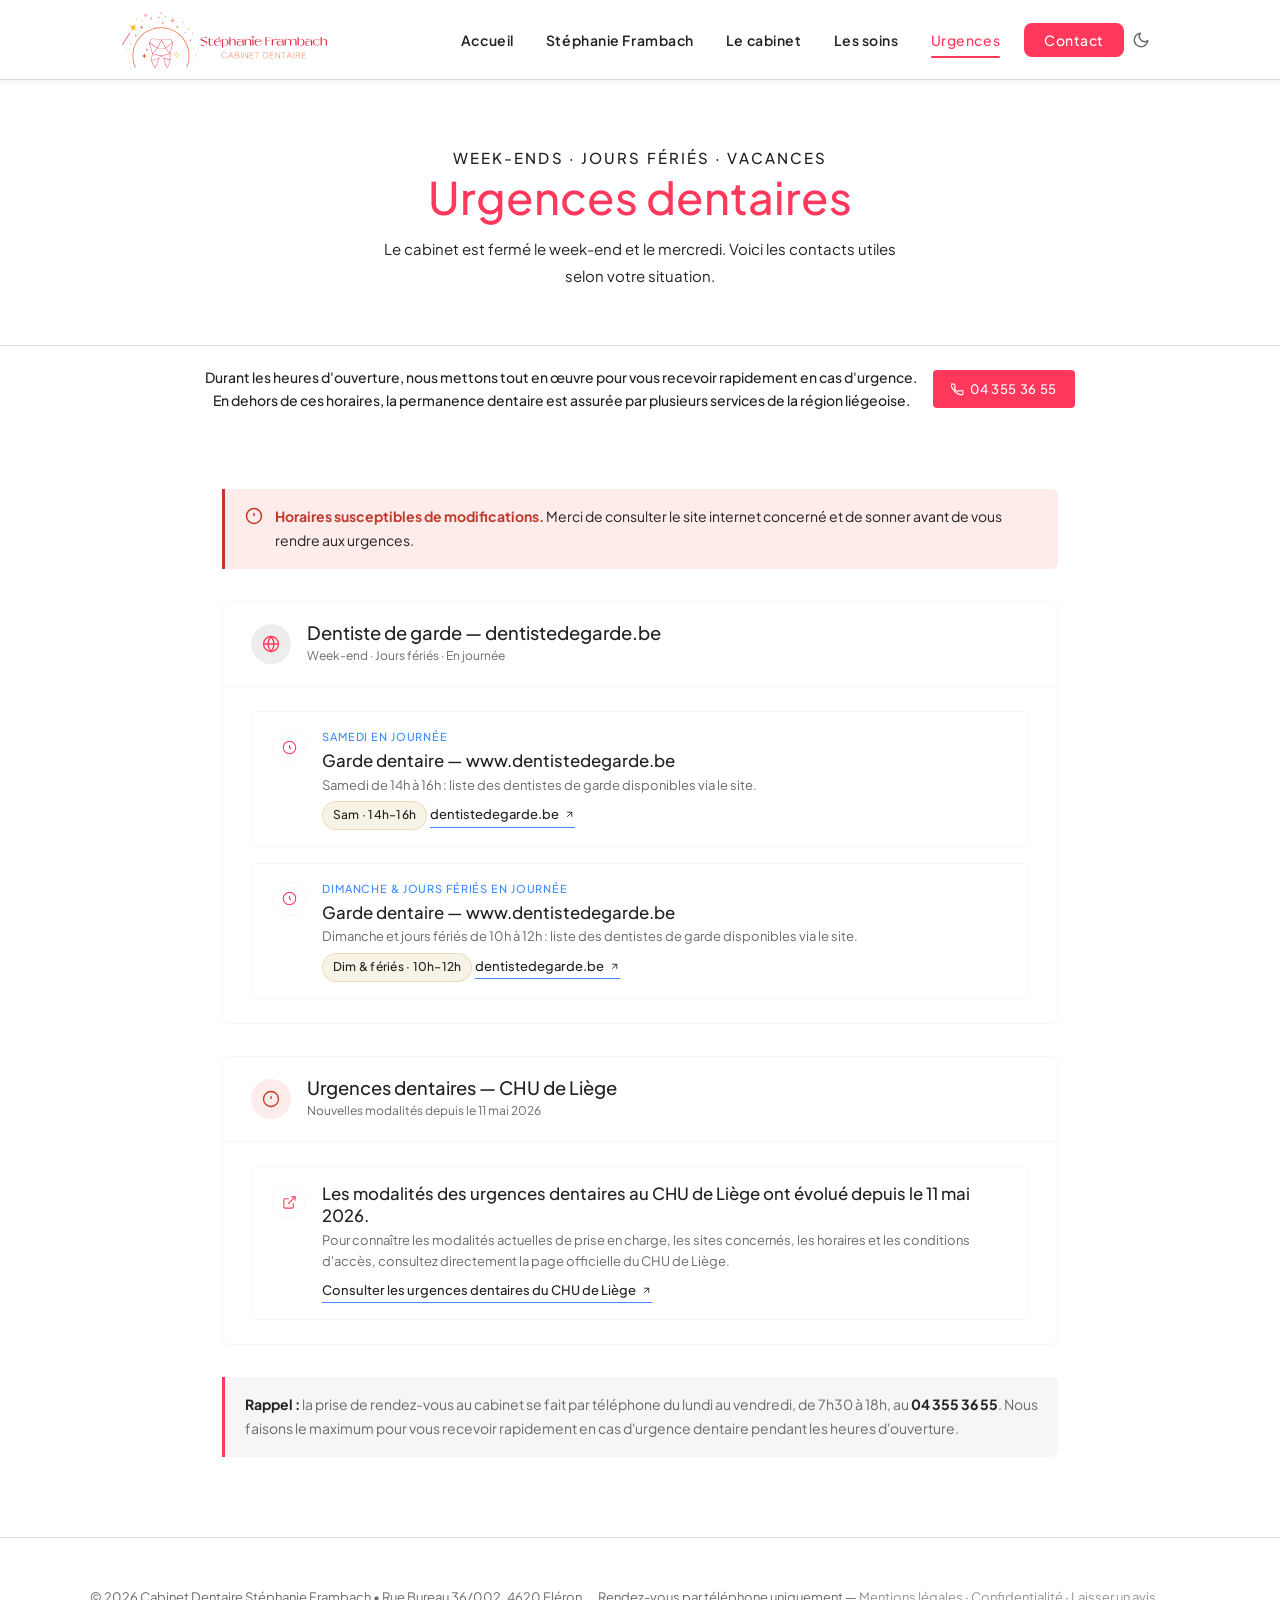
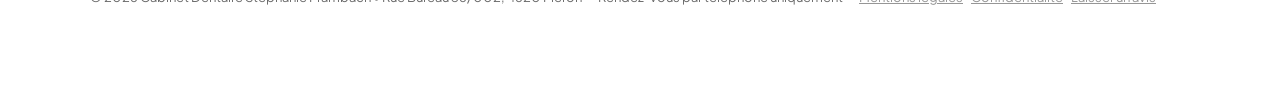
<file: urgences.html>
<!DOCTYPE html>
<html lang="fr">
<head>
  <meta charset="UTF-8">
  <meta name="viewport" content="width=device-width, initial-scale=1.0">
  <title>Urgences dentaires — Cabinet Stéphanie Frambach · Fléron</title>
  <meta name="description" content="Urgences dentaires à Fléron et en province de Liège. Contacts utiles pour les week-ends, jours fériés et vacances. Cabinet Stéphanie Frambach, 04 355 36 55.">
  <link rel="stylesheet" href="fonts/fonts.css">
  <link rel="preconnect" href="https://fonts.googleapis.com">
  <link rel="preconnect" href="https://fonts.gstatic.com" crossorigin>
  <link href="https://fonts.googleapis.com/css2?family=Plus+Jakarta+Sans:ital,wght@0,400;0,500;0,600;0,700;1,400&display=swap" rel="stylesheet">
  <link rel="canonical" href="https://www.dentisteframbach.com/urgences.html">
  <meta property="og:type"         content="website">
  <meta property="og:site_name"    content="Cabinet Dentaire Stéphanie Frambach">
  <meta property="og:locale"       content="fr_BE">
  <meta property="og:url"          content="https://www.dentisteframbach.com/urgences.html">
  <meta property="og:title"        content="Urgences dentaires — Cabinet Stéphanie Frambach · Fléron">
  <meta property="og:description"  content="Urgences dentaires à Fléron et en province de Liège. Contacts utiles pour les week-ends, jours fériés et vacances. Cabinet Stéphanie Frambach, 04 355 36 55.">
  <meta property="og:image"        content="https://www.dentisteframbach.com/images/cabinet.jpg">
  <meta property="og:image:width"  content="1449">
  <meta property="og:image:height" content="1085">
  <link rel="icon" type="image/png" href="images/favicon.png">
  <script>!function(){var t=localStorage.getItem("theme"),d=window.matchMedia&&window.matchMedia("(prefers-color-scheme:dark)").matches;document.documentElement.setAttribute("data-theme",t||(d?"dark":"light"))}();</script>
  <style>
    *, *::before, *::after { box-sizing: border-box; margin: 0; padding: 0; }

    :root {
      --bg:            #ffffff;
      --surface:       #ffffff;
      --surface-alt:   #f7f7f7;
      --surface-deep:  #f2f2f2;
      --border:        #dddddd;
      --border-subtle: #ebebeb;
      --texte:         #222222;
      --texte-doux:    #6a6a6a;
      --orange:        #ff385c;
      --orange-hover:  #e00b41;
      --orange-soft:   #ffd1da;
      --or:            #428bff;
      --or-pale:       #6a6a6a;
      --or-dk:         #222222;
      --rouge:         #C0392B;
      --rouge-pale:    #FDECEA;
      --serif: 'Plus Jakarta Sans', 'Airbnb Cereal VF', Circular, -apple-system, system-ui, sans-serif;
      --sans:  'Plus Jakarta Sans', 'Airbnb Cereal VF', Circular, -apple-system, system-ui, sans-serif;
    }

    [data-theme="dark"] {
      --bg:            #1a1a1a;
      --surface:       #222222;
      --surface-alt:   #2a2a2a;
      --surface-deep:  #333333;
      --border:        #3a3a3a;
      --border-subtle: #2e2e2e;
      --texte:         #f7f7f7;
      --texte-doux:    #929292;
      --orange:        #ff385c;
      --orange-hover:  #e00b41;
      --orange-soft:   #3a1020;
      --or:            #428bff;
      --or-pale:       #929292;
      --or-dk:         #f7f7f7;
    }

    html { scroll-behavior: smooth; }

    body {
      font-family: var(--sans);
      font-weight: 400;
      color: var(--texte);
      background: var(--bg);
      line-height: 1.7;
      font-size: 16px;
    }

    /* ─── NAV ─── */
    nav {
      background: var(--surface);
      border-bottom: 1px solid var(--border);
      box-shadow: rgba(0,0,0,0.02) 0 0 0 1px, rgba(0,0,0,0.04) 0 2px 6px 0;
      position: sticky;
      top: 0;
      z-index: 100;
      height: 80px;
      display: flex;
      justify-content: center;
    }
    .nav-inner {
      max-width: 1100px;
      width: 100%;
      padding: 0 2rem;
      display: flex;
      align-items: center;
    }
    .nav-brand {
      display: flex;
      align-items: center;
      text-decoration: none;
      height: 44px;
    }
    .nav-logo {
      height: 56px;
      width: auto;
      display: block;
    }
    .nav-logo-placeholder {
      display: none;
      font-family: var(--serif);
      font-size: 18px;
      font-weight: 500;
      color: var(--orange);
      line-height: 1.2;
    }
    .nav-logo-placeholder span {
      display: block;
      font-size: 11px;
      font-family: var(--sans);
      font-weight: 300;
      color: var(--texte-doux);
      letter-spacing: 0.06em;
      text-transform: uppercase;
      margin-top: 2px;
    }
    .nav-logo[data-error="true"] { display: none; }
    .nav-logo[data-error="true"] ~ .nav-logo-placeholder { display: block; }
    .nav-links {
      order: 2; margin-left: auto;
      display: flex;
      list-style: none;
      gap: 0;
      align-items: center;
    }
    .nav-links a {
      text-decoration: none;
      color: var(--texte);
      font-size: 14px;
      font-weight: 600;
      letter-spacing: 0.04em;
      padding: 8px 16px;
      border-radius: 4px;
      transition: color 0.2s, background 0.2s;
      position: relative;
    }
    .nav-links a:hover { color: var(--orange); background: var(--bg); }
    .nav-links a.active { color: var(--orange); font-weight: 500; }
    .nav-links a.active::after {
      content: '';
      position: absolute;
      bottom: -1px;
      left: 16px;
      right: 16px;
      height: 2px;
      background: var(--orange);
      border-radius: 1px;
    }
    .nav-cta {
      background: var(--orange) !important;
      color: var(--surface) !important;
      padding: 8px 20px !important;
      border-radius: 8px !important;
      font-weight: 500 !important;
      margin-left: 8px;
      transition: background 0.2s !important;
    }
    .nav-cta:hover { background: var(--orange-hover) !important; }
    .nav-theme-li { display: flex; align-items: center; margin-left: 4px; }
    .theme-toggle {
      order: 4;
      background: none;
      border: none;
      cursor: pointer;
      padding: 6px 8px;
      color: var(--texte-doux);
      display: flex;
      align-items: center;
      border-radius: 6px;
      transition: color 0.2s, background 0.2s;
    }
    .theme-toggle:hover { color: var(--orange); background: var(--surface-alt); }
    .theme-toggle svg { width: 18px; height: 18px; }
    .theme-toggle .icon-sun { display: none; }
    .theme-toggle .icon-moon { display: block; }
    [data-theme="dark"] .theme-toggle .icon-sun { display: block; }
    [data-theme="dark"] .theme-toggle .icon-moon { display: none; }
    .nav-hamburger { display: none; background: none; border: none; cursor: pointer; padding: 4px; order: 3; }

    /* ─── PAGE HERO ─── */
    .page-hero {
      background: var(--surface);
      border-bottom: 1px solid var(--border);
      padding: 4rem 2rem 3.5rem;
      text-align: center;
      position: relative;
      overflow: hidden;
    }
    .page-hero::before {
      content: '';
      position: absolute;
      inset: 0;
      background: none;
      pointer-events: none;
    }
    .page-hero-eyebrow {
      font-size: 11px;
      font-weight: 500;
      letter-spacing: 0.14em;
      text-transform: uppercase;
      color: var(--or);
      margin-bottom: 0.75rem;
      animation: fadeUp 0.6s ease both;
    }
    .page-hero h1 {
      font-family: var(--serif);
      font-size: clamp(1.8rem, 4vw, 2.8rem);
      font-weight: 500;
      color: var(--orange);
      line-height: 1.15;
      margin-bottom: 0.75rem;
      animation: fadeUp 0.6s 0.1s ease both
    }
    .page-hero p {
      font-size: 15px;
      color: var(--texte);
      max-width: 520px;
      margin: 0 auto;
      line-height: 1.8;
      animation: fadeUp 0.6s 0.2s ease both;
    }

    /* ─── ALERT CABINET ─── */
    .alert-cabinet {
      background: var(--surface);
      padding: 1.25rem 2rem;
      display: flex;
      align-items: center;
      justify-content: center;
      gap: 1rem;
      flex-wrap: wrap;
      text-align: center;
    }
    .alert-cabinet p {
      font-size: 14px;
      font-weight: 500;
      color: var(--texte);
    }
    .alert-cabinet a {
      display: inline-flex;
      align-items: center;
      gap: 6px;
      background: var(--orange);
      color: var(--surface);
      text-decoration: none;
      padding: 8px 18px;
      border-radius: 4px;
      font-size: 13px;
      font-weight: 500;
      letter-spacing: 0.05em;
      white-space: nowrap;
      transition: background 0.2s;
    }
    .alert-cabinet a:hover { background: var(--orange-hover); }
    .alert-cabinet a svg { width: 13px; height: 13px; stroke: currentColor; fill: none; stroke-width: 2; }

    /* ─── MAIN LAYOUT ─── */
    .urgences-layout {
      max-width: 900px;
      margin: 0 auto;
      padding: 3.5rem 2rem 5rem;
      display: flex;
      flex-direction: column;
      gap: 2rem;
    }

    /* ─── INTRO BLOCK ─── */
    .intro-block {
      background: var(--surface);
      border: 1px solid var(--surface-alt);
      border-radius: 8px;
      padding: 2rem 2.25rem;
    }
    .intro-block p {
      font-size: 15px;
      color: var(--texte-doux);
      line-height: 1.85;
    }
    .intro-block strong { color: var(--texte); }

    /* ─── URGENCE CARD ─── */
    .urgence-card {
      background: var(--surface);
      border: 1px solid var(--surface-alt);
      border-radius: 8px;
      overflow: hidden;
    }
    .urgence-card-header {
      display: flex;
      align-items: center;
      gap: 1rem;
      padding: 1.25rem 1.75rem;
      border-bottom: 1px solid var(--surface-alt);
    }
    .urgence-card-header-icon {
      width: 40px;
      height: 40px;
      border-radius: 50%;
      display: flex;
      align-items: center;
      justify-content: center;
      flex-shrink: 0;
    }
    .urgence-card-header-icon.green { background: rgba(43,36,32,0.08); }
    .urgence-card-header-icon.rouge { background: var(--rouge-pale); }
    .urgence-card-header-icon svg { width: 18px; height: 18px; fill: none; stroke-width: 1.75; }
    .urgence-card-header-icon.green svg { stroke: var(--orange); }
    .urgence-card-header-icon.rouge svg { stroke: var(--rouge); }
    .urgence-card-header-title {
      font-family: var(--serif);
      font-size: 1.15rem;
      font-weight: 500;
      color: var(--texte);
      line-height: 1.2;
    }
    .urgence-card-header-sub {
      font-size: 12px;
      color: var(--texte-doux);
      margin-top: 2px;
    }
    .urgence-card-body {
      padding: 1.5rem 1.75rem;
      display: flex;
      flex-direction: column;
      gap: 1rem;
    }

    /* ─── CONTACT ROW ─── */
    .contact-row {
      display: flex;
      align-items: flex-start;
      gap: 1rem;
      padding: 1rem 1.25rem;
      background: var(--bg);
      border-radius: 6px;
      border: 1px solid var(--surface-alt);
    }
    .contact-row-icon {
      width: 34px;
      height: 34px;
      background: var(--surface);
      border-radius: 50%;
      border: 1px solid var(--surface-alt);
      display: flex;
      align-items: center;
      justify-content: center;
      flex-shrink: 0;
      margin-top: 2px;
    }
    .contact-row-icon svg { width: 15px; height: 15px; stroke: var(--orange); fill: none; stroke-width: 1.75; }
    .contact-row-content { flex: 1; }
    .contact-row-label {
      font-size: 11px;
      font-weight: 500;
      letter-spacing: 0.08em;
      text-transform: uppercase;
      color: var(--or);
      margin-bottom: 3px;
    }
    .contact-row-name {
      font-family: var(--serif);
      font-size: 1.05rem;
      font-weight: 500;
      color: var(--texte);
      line-height: 1.3;
      margin-bottom: 3px;
    }
    .contact-row-detail {
      font-size: 13px;
      color: var(--texte-doux);
      line-height: 1.6;
    }
    .contact-row-tel {
      display: inline-flex;
      align-items: center;
      gap: 6px;
      background: var(--orange);
      color: var(--surface);
      text-decoration: none;
      padding: 7px 16px;
      border-radius: 4px;
      font-size: 13px;
      font-weight: 500;
      margin-top: 8px;
      letter-spacing: 0.03em;
      transition: background 0.2s;
      white-space: nowrap;
    }
    .contact-row-tel:hover { background: var(--orange-hover); }
    .contact-row-tel svg { width: 12px; height: 12px; stroke: currentColor; fill: none; stroke-width: 2; }
    .contact-row-link {
      display: inline-flex;
      align-items: center;
      gap: 5px;
      color: var(--texte);
      text-decoration: none;
      font-size: 13px;
      font-weight: 500;
      margin-top: 8px;
      border-bottom: 1px solid var(--or);
      padding-bottom: 1px;
      transition: color 0.2s;
    }
    .contact-row-link:hover { color: var(--or); }

    /* ─── HORAIRE BADGE ─── */
    .horaire-badge {
      display: inline-flex;
      align-items: center;
      gap: 4px;
      background: rgba(196,154,60,0.12);
      color: var(--texte);
      font-size: 12px;
      font-weight: 500;
      padding: 3px 10px;
      border-radius: 20px;
      border: 1px solid rgba(196,154,60,0.25);
      margin-top: 6px;
      letter-spacing: 0.02em;
    }

    /* ─── NOTE BLOCK ─── */
    .note-block {
      background: rgba(43,36,32,0.04);
      border-left: 3px solid var(--orange);
      border-radius: 0 6px 6px 0;
      padding: 1rem 1.25rem;
      font-size: 14px;
      color: var(--texte-doux);
      line-height: 1.7;
    }
    .note-block strong { color: var(--texte); }

    /* ─── WARNING BLOCK ─── */
    .warning-block {
      background: var(--rouge-pale);
      border-left: 3px solid var(--rouge);
      border-radius: 0 6px 6px 0;
      padding: 1rem 1.25rem;
      font-size: 14px;
      color: var(--texte);
      line-height: 1.7;
      display: flex;
      gap: 0.75rem;
      align-items: flex-start;
    }
    .warning-block svg {
      width: 18px; height: 18px;
      stroke: var(--rouge); fill: none; stroke-width: 2;
      flex-shrink: 0; margin-top: 2px;
    }
    .warning-block strong { color: var(--rouge); }
    [data-theme="dark"] .warning-block { background: rgba(192,57,43,0.12); }

    /* ─── FOOTER ─── */
    footer {
      background: var(--surface);
      border-top: 1px solid var(--border);
      padding: 3rem 2rem 1.5rem;
    }
    .footer-inner {
      max-width: 1100px;
      margin: 0 auto;
    }
    .footer-top {
      display: flex;
      justify-content: space-between;
      align-items: flex-start;
      gap: 2rem;
      flex-wrap: wrap;
      padding-bottom: 2rem;
      border-bottom: 1px solid rgba(255,255,255,0.08);
      margin-bottom: 1.5rem;
    }
    .footer-bottom {
      display: flex;
      justify-content: space-between;
      align-items: center;
      flex-wrap: wrap;
      gap: 1rem;
    }
    .footer-copy { font-size: 13px; color: var(--texte-doux); }
    .footer-copy a { color: inherit; text-decoration: underline; opacity: 0.7; }
    .footer-copy a:hover { opacity: 1; }

    /* ─── ANIMATIONS ─── */
    @keyframes fadeUp {
      from { opacity: 0; transform: translateY(14px); }
      to   { opacity: 1; transform: translateY(0); }
    }

    /* ─── MOBILE ─── */
    @media (max-width: 768px) {
      .nav-links { display: none; }
      .nav-hamburger { display: flex; flex-direction: column; gap: 4px; margin-left: auto; }
      .theme-toggle { margin-left: 8px; order: 4; }
      .nav-hamburger span { display: block; width: 22px; height: 1.5px; background: var(--texte); border-radius: 1px; }
      .nav-links.open {
        display: flex;
        flex-direction: column;
        position: absolute;
        top: 80px;
        left: 0; right: 0;
        background: var(--surface);
        border-bottom: 1px solid var(--surface-alt);
        padding: 1rem;
        gap: 4px;
      }
      .nav-links.open a { padding: 10px 12px; }
      .nav-cta { margin-left: 0; }
      .urgences-layout { padding: 2rem 1.25rem 4rem; }
      .urgence-card-body { padding: 1.25rem; }
      .contact-row { flex-direction: column; gap: 0.75rem; }
      footer .footer-top { flex-direction: column; }

      /* ─── TYPOGRAPHIE MOBILE ─── */
      body { font-weight: 400; line-height: 1.75; }
      .page-hero h1 { line-height: 1.3; }
      .page-hero p { font-size: 1rem; line-height: 1.8; }
      .intro-block p { font-size: 1rem; }
      .btn-primary, .btn-secondary { font-size: 0.875rem; padding: 11px 22px; }
    }
  </style>
</head>
<body>

  <!-- NAVIGATION -->
  <nav id="nav">
    <div class="nav-inner">
    <a href="index.html" class="nav-brand">
      <img
        src="images/logo-frambach.svg"
        alt="Cabinet Dentaire Stéphanie Frambach"
        class="nav-logo"
        onerror="this.setAttribute('data-error','true')"
      />
      <span class="nav-logo-placeholder">
        Cabinet Dentaire Stéphanie Frambach
        <span>Dentiste généraliste · Fléron</span>
      </span>
    </a>
    <button class="theme-toggle" onclick="toggleTheme()" aria-label="Changer le thème"><svg class="icon-sun" viewBox="0 0 24 24" fill="none" stroke="currentColor" stroke-width="2" stroke-linecap="round" stroke-linejoin="round"><circle cx="12" cy="12" r="5"/><line x1="12" y1="1" x2="12" y2="3"/><line x1="12" y1="21" x2="12" y2="23"/><line x1="4.22" y1="4.22" x2="5.64" y2="5.64"/><line x1="18.36" y1="18.36" x2="19.78" y2="19.78"/><line x1="1" y1="12" x2="3" y2="12"/><line x1="21" y1="12" x2="23" y2="12"/><line x1="4.22" y1="19.78" x2="5.64" y2="18.36"/><line x1="18.36" y1="5.64" x2="19.78" y2="4.22"/></svg><svg class="icon-moon" viewBox="0 0 24 24" fill="none" stroke="currentColor" stroke-width="2" stroke-linecap="round" stroke-linejoin="round"><path d="M21 12.79A9 9 0 1 1 11.21 3 7 7 0 0 0 21 12.79z"/></svg></button>
    <button class="nav-hamburger" id="hamburger" aria-label="Menu" onclick="document.querySelector('.nav-links').classList.toggle('open')">
      <span></span><span></span><span></span>
    </button>
    <ul class="nav-links" id="nav-links">
      <li><a href="index.html">Accueil</a></li>
      <li><a href="docteur-frambach.html">Stéphanie Frambach</a></li>
      <li><a href="le-cabinet.html">Le cabinet</a></li>
      <li><a href="les-soins.html">Les soins</a></li>
      <li><a href="urgences.html" class="active">Urgences</a></li>
      <li><a href="contact.html" class="nav-cta">Contact</a></li>
    </ul>
    </div>
  </nav>

  <!-- PAGE HERO -->
  <section class="page-hero">
    <p class="page-hero-eyebrow">Week-ends · Jours fériés · Vacances</p>
    <h1>Urgences dentaires</h1>
    <p>Le cabinet est fermé le week-end et le mercredi. Voici les contacts utiles selon votre situation.</p>
  </section>

  <!-- ALERT CABINET -->
  <div class="alert-cabinet">
    <p>Durant les heures d'ouverture, nous mettons tout en œuvre pour vous recevoir rapidement en cas d'urgence. <br>En dehors de ces horaires, la permanence dentaire est assurée par plusieurs services de la région liégeoise.</p>
    <a href="tel:043553655">
      <svg viewBox="0 0 24 24"><path d="M22 16.92v3a2 2 0 01-2.18 2 19.79 19.79 0 01-8.63-3.07A19.5 19.5 0 013.07 10.8a19.79 19.79 0 01-3.07-8.68A2 2 0 012 2h3a2 2 0 012 1.72c.127.96.361 1.903.7 2.81a2 2 0 01-.45 2.11L6.09 9.91a16 16 0 006 6l1.27-1.27a2 2 0 012.11-.45c.907.339 1.85.573 2.81.7A2 2 0 0122 16.92z"/></svg>
      04 355 36 55
    </a>
  </div>

  <!-- CONTENU -->
  <div class="urgences-layout">

    <!-- WARNING -->
    <div class="warning-block">
      <svg viewBox="0 0 24 24"><circle cx="12" cy="12" r="10"/><line x1="12" y1="8" x2="12" y2="12"/><line x1="12" y1="16" x2="12.01" y2="16"/></svg>
      <div><strong>Horaires susceptibles de modifications.</strong> Merci de consulter le site internet concerné et de sonner avant de vous rendre aux urgences.</div>      
    </div>

    <!-- DENTISTE DE GARDE -->
    <div class="urgence-card">
      <div class="urgence-card-header">
        <div class="urgence-card-header-icon green">
          <svg viewBox="0 0 24 24"><circle cx="12" cy="12" r="10"/><line x1="2" y1="12" x2="22" y2="12"/><path d="M12 2a15.3 15.3 0 014 10 15.3 15.3 0 01-4 10 15.3 15.3 0 01-4-10 15.3 15.3 0 014-10z"/></svg>
        </div>
        <div>
          <div class="urgence-card-header-title">Dentiste de garde — dentistedegarde.be</div>
          <div class="urgence-card-header-sub">Week-end · Jours fériés · En journée</div>
        </div>
      </div>
      <div class="urgence-card-body">

        <div class="contact-row">
          <div class="contact-row-icon">
            <svg viewBox="0 0 24 24"><circle cx="12" cy="12" r="10"/><polyline points="12 8 12 12 14 14"/></svg>
          </div>
          <div class="contact-row-content">
            <div class="contact-row-label">Samedi en journée</div>
            <div class="contact-row-name">Garde dentaire — www.dentistedegarde.be</div>
            <div class="contact-row-detail">Samedi de 14h à 16h : liste des dentistes de garde disponibles via le site.</div>
            <div class="horaire-badge">Sam · 14h–16h</div>
            <a href="https://www.dentistedegarde.be" target="_blank" rel="noopener" class="contact-row-link">
              dentistedegarde.be
              <svg width="11" height="11" viewBox="0 0 24 24" fill="none" stroke="currentColor" stroke-width="2"><line x1="7" y1="17" x2="17" y2="7"/><polyline points="7 7 17 7 17 17"/></svg>
            </a>
          </div>
        </div>

        <div class="contact-row">
          <div class="contact-row-icon">
            <svg viewBox="0 0 24 24"><circle cx="12" cy="12" r="10"/><polyline points="12 8 12 12 14 14"/></svg>
          </div>
          <div class="contact-row-content">
            <div class="contact-row-label">Dimanche & jours fériés en journée</div>
            <div class="contact-row-name">Garde dentaire — www.dentistedegarde.be</div>
            <div class="contact-row-detail">Dimanche et jours fériés de 10h à 12h : liste des dentistes de garde disponibles via le site. </div>
            <div class="horaire-badge">Dim & fériés · 10h–12h</div>
            <a href="https://www.dentistedegarde.be" target="_blank" rel="noopener" class="contact-row-link">
              dentistedegarde.be
              <svg width="11" height="11" viewBox="0 0 24 24" fill="none" stroke="currentColor" stroke-width="2"><line x1="7" y1="17" x2="17" y2="7"/><polyline points="7 7 17 7 17 17"/></svg>
            </a>
          </div>
        </div>

      </div>
    </div>

    <!-- URGENCES DENTAIRES — CHU DE LIÈGE -->
    <div class="urgence-card">
      <div class="urgence-card-header">
        <div class="urgence-card-header-icon rouge">
          <svg viewBox="0 0 24 24"><circle cx="12" cy="12" r="10"/><line x1="12" y1="8" x2="12" y2="12"/><line x1="12" y1="16" x2="12.01" y2="16"/></svg>
        </div>
        <div>
          <div class="urgence-card-header-title">Urgences dentaires — CHU de Liège</div>
          <div class="urgence-card-header-sub">Nouvelles modalités depuis le 11 mai 2026</div>
        </div>
      </div>
      <div class="urgence-card-body">

        <div class="contact-row">
          <div class="contact-row-icon">
            <svg viewBox="0 0 24 24"><path d="M18 13v6a2 2 0 01-2 2H5a2 2 0 01-2-2V8a2 2 0 012-2h6"/><polyline points="15 3 21 3 21 9"/><line x1="10" y1="14" x2="21" y2="3"/></svg>
          </div>
          <div class="contact-row-content">
            <div class="contact-row-name">Les modalités des urgences dentaires au CHU de Liège ont évolué depuis le 11 mai 2026.</div>
            <div class="contact-row-detail">Pour connaître les modalités actuelles de prise en charge, les sites concernés, les horaires et les conditions d'accès, consultez directement la page officielle du CHU de Liège.</div>
            <a href="https://www.dentisterie.chuliege.be/cms/c_84728/fr/urgences-dentaires" target="_blank" rel="noopener" class="contact-row-link">
              Consulter les urgences dentaires du CHU de Liège
              <svg width="11" height="11" viewBox="0 0 24 24" fill="none" stroke="currentColor" stroke-width="2"><line x1="7" y1="17" x2="17" y2="7"/><polyline points="7 7 17 7 17 17"/></svg>
            </a>
          </div>
        </div>

      </div>
    </div>

    <div class="note-block">
      <strong>Rappel :</strong> la prise de rendez-vous au cabinet se fait par téléphone du lundi au vendredi, de 7h30 à 18h, au <strong>04 355 36 55</strong>. Nous faisons le maximum pour vous recevoir rapidement en cas d'urgence dentaire pendant les heures d'ouverture.
    </div>

  </div><!-- /urgences-layout -->

  <!-- FOOTER -->
  <footer>
    <div class="footer-inner">
      <div class="footer-top">
      <div class="footer-bottom">
        <p class="footer-copy">© 2026 Cabinet Dentaire Stéphanie Frambach • Rue Bureau 36/002, 4620 Fléron</p>
        <p class="footer-copy">Rendez-vous par téléphone uniquement — <a href="mentions-legales.html">Mentions légales</a> · <a href="politique-de-confidentialite.html">Confidentialité</a> · <a href="https://www.google.com/search?sca_esv=3df39b1f29bc2f8f&sxsrf=ANbL-n7Ypntmsi2mDtUpsgQH4TIjG6ddMg:1777442916231&si=AL3DRZFIhG6pAqfNLal55wUTwygCG0fClF3UxiOmgw9Hq7nbWQ_9FLi091JX9YJ6JtrWbzt2RheUGinvZo4nqyVSPJp3hwSlm3Px4ykmmLHrIBm7LLf8hU2JE641ZBtiujvEfCTGknKCRJobtBTjHGIUFoP81W72d01PgXNHRb6j4V80ic9vRD8%3D&q=Cabinet+dentaire+St%C3%A9phanie+Frambach+Avis&sa=X&ved=2ahUKEwi1qIXtspKUAxWPzgIHHQCEPckQ0bkNegQIRBAF&biw=3440&bih=1271&dpr=1" target="_blank" rel="noopener noreferrer">Laisser un avis</a></p>
      </div>
    </div>
  </footer>

  <script src="theme.js"></script>
</body>
</html>
</file>
<file: fonts/fonts.css>
/* ─────────────────────────────────────────────────────────────────────────
   Fonts auto-hébergées — Cormorant Garamond v21 + DM Sans v17
   Subsets : latin + latin-ext (suffisant pour le français belge)
   Généré le 2026-04-27
───────────────────────────────────────────────────────────────────────── */

/* ── Cormorant Garamond — Normal (poids 400 / 500 / 600) ── */

@font-face {
  font-family: 'Cormorant Garamond';
  font-style: normal;
  font-weight: 400 600;
  font-display: swap;
  src: url('cormorant-garamond-normal-latin-ext.woff2') format('woff2');
  unicode-range: U+0100-02BA, U+02BD-02C5, U+02C7-02CC, U+02CE-02D7,
                 U+02DD-02FF, U+0304, U+0308, U+0329, U+1D00-1DBF,
                 U+1E00-1E9F, U+1EF2-1EFF, U+2020, U+20A0-20AB,
                 U+20AD-20C0, U+2113, U+2C60-2C7F, U+A720-A7FF;
}

@font-face {
  font-family: 'Cormorant Garamond';
  font-style: normal;
  font-weight: 400 600;
  font-display: swap;
  src: url('cormorant-garamond-normal-latin.woff2') format('woff2');
  unicode-range: U+0000-00FF, U+0131, U+0152-0153, U+02BB-02BC, U+02C6,
                 U+02DA, U+02DC, U+0304, U+0308, U+0329, U+2000-206F,
                 U+20AC, U+2122, U+2191, U+2193, U+2212, U+2215,
                 U+FEFF, U+FFFD;
}

/* ── Cormorant Garamond — Italic (poids 400 / 500) ── */

@font-face {
  font-family: 'Cormorant Garamond';
  font-style: italic;
  font-weight: 400 500;
  font-display: swap;
  src: url('cormorant-garamond-italic-latin-ext.woff2') format('woff2');
  unicode-range: U+0100-02BA, U+02BD-02C5, U+02C7-02CC, U+02CE-02D7,
                 U+02DD-02FF, U+0304, U+0308, U+0329, U+1D00-1DBF,
                 U+1E00-1E9F, U+1EF2-1EFF, U+2020, U+20A0-20AB,
                 U+20AD-20C0, U+2113, U+2C60-2C7F, U+A720-A7FF;
}

@font-face {
  font-family: 'Cormorant Garamond';
  font-style: italic;
  font-weight: 400 500;
  font-display: swap;
  src: url('cormorant-garamond-italic-latin.woff2') format('woff2');
  unicode-range: U+0000-00FF, U+0131, U+0152-0153, U+02BB-02BC, U+02C6,
                 U+02DA, U+02DC, U+0304, U+0308, U+0329, U+2000-206F,
                 U+20AC, U+2122, U+2191, U+2193, U+2212, U+2215,
                 U+FEFF, U+FFFD;
}

/* ── DM Sans — Normal (poids 300 / 400 / 500) ── */

@font-face {
  font-family: 'DM Sans';
  font-style: normal;
  font-weight: 300 500;
  font-display: swap;
  src: url('dm-sans-latin-ext.woff2') format('woff2');
  unicode-range: U+0100-02BA, U+02BD-02C5, U+02C7-02CC, U+02CE-02D7,
                 U+02DD-02FF, U+0304, U+0308, U+0329, U+1D00-1DBF,
                 U+1E00-1E9F, U+1EF2-1EFF, U+2020, U+20A0-20AB,
                 U+20AD-20C0, U+2113, U+2C60-2C7F, U+A720-A7FF;
}

@font-face {
  font-family: 'DM Sans';
  font-style: normal;
  font-weight: 300 500;
  font-display: swap;
  src: url('dm-sans-latin.woff2') format('woff2');
  unicode-range: U+0000-00FF, U+0131, U+0152-0153, U+02BB-02BC, U+02C6,
                 U+02DA, U+02DC, U+0304, U+0308, U+0329, U+2000-206F,
                 U+20AC, U+2122, U+2191, U+2193, U+2212, U+2215,
                 U+FEFF, U+FFFD;
}
</file>
